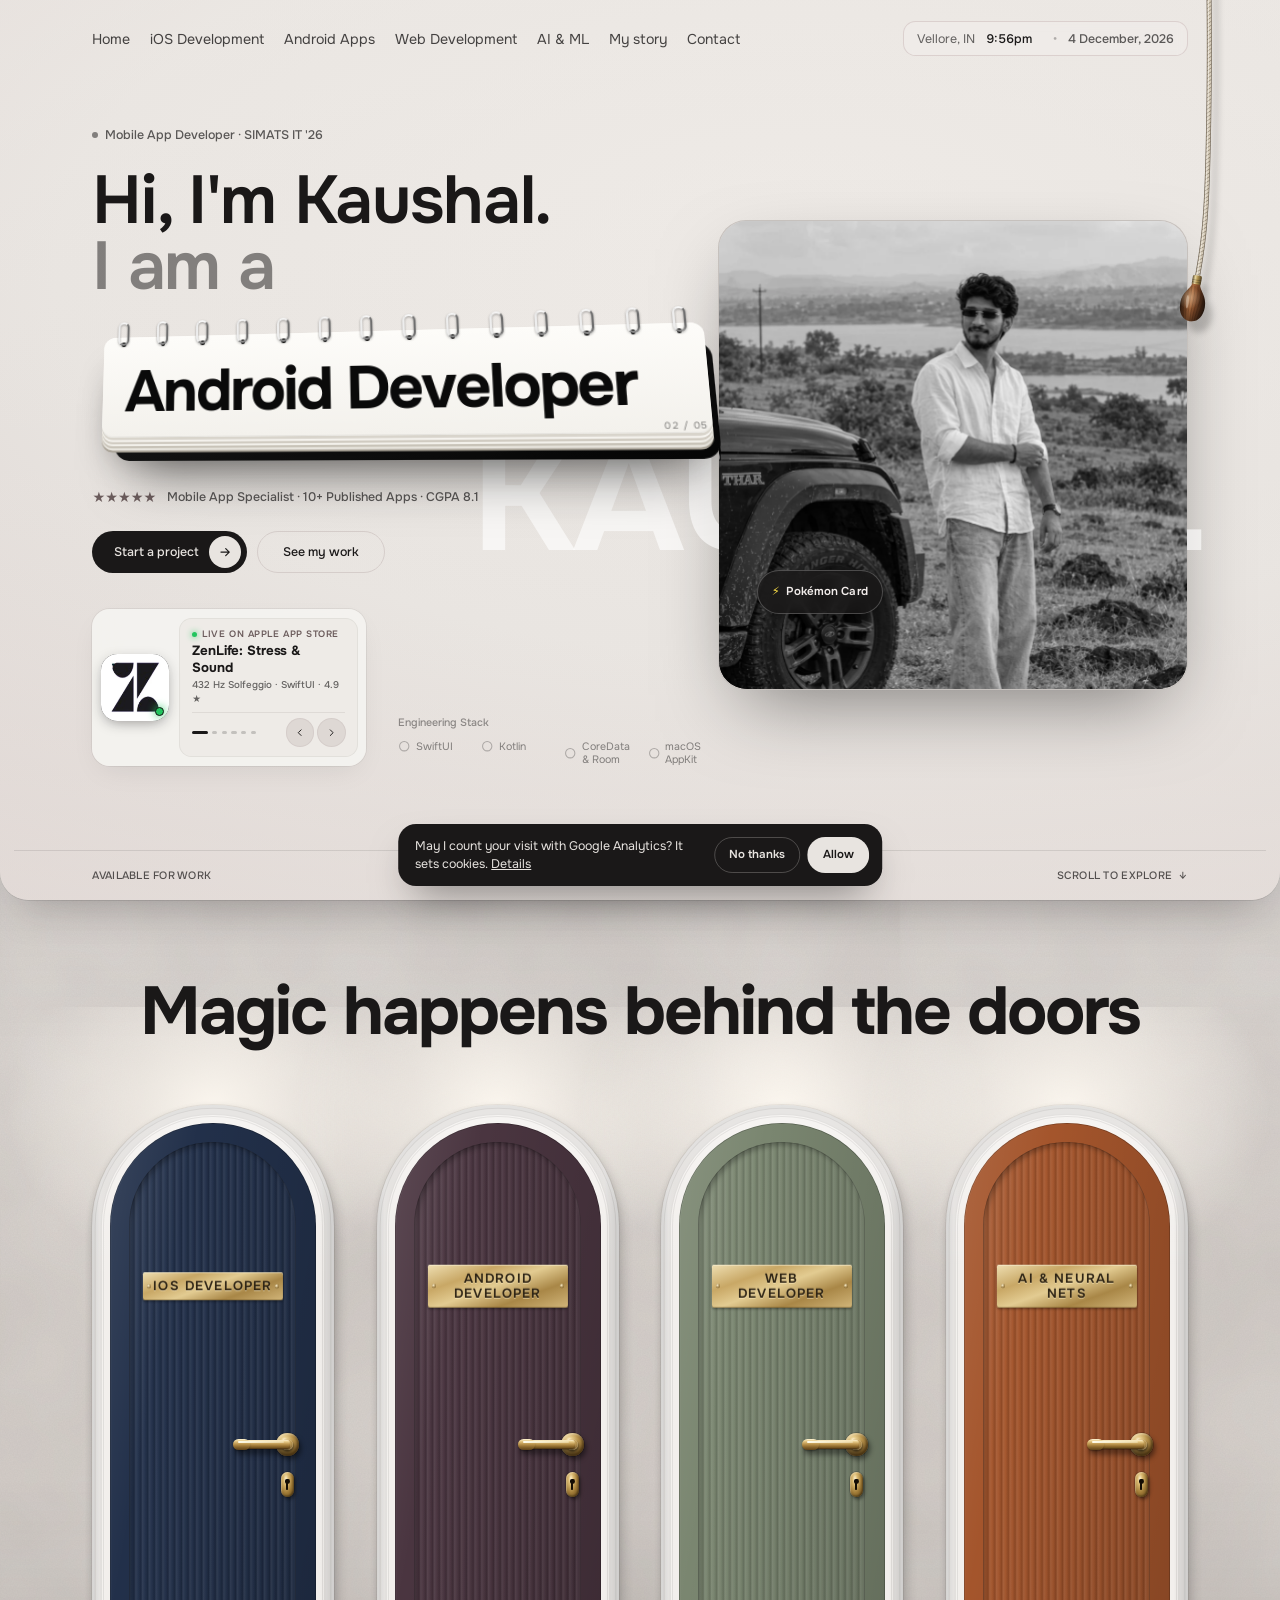
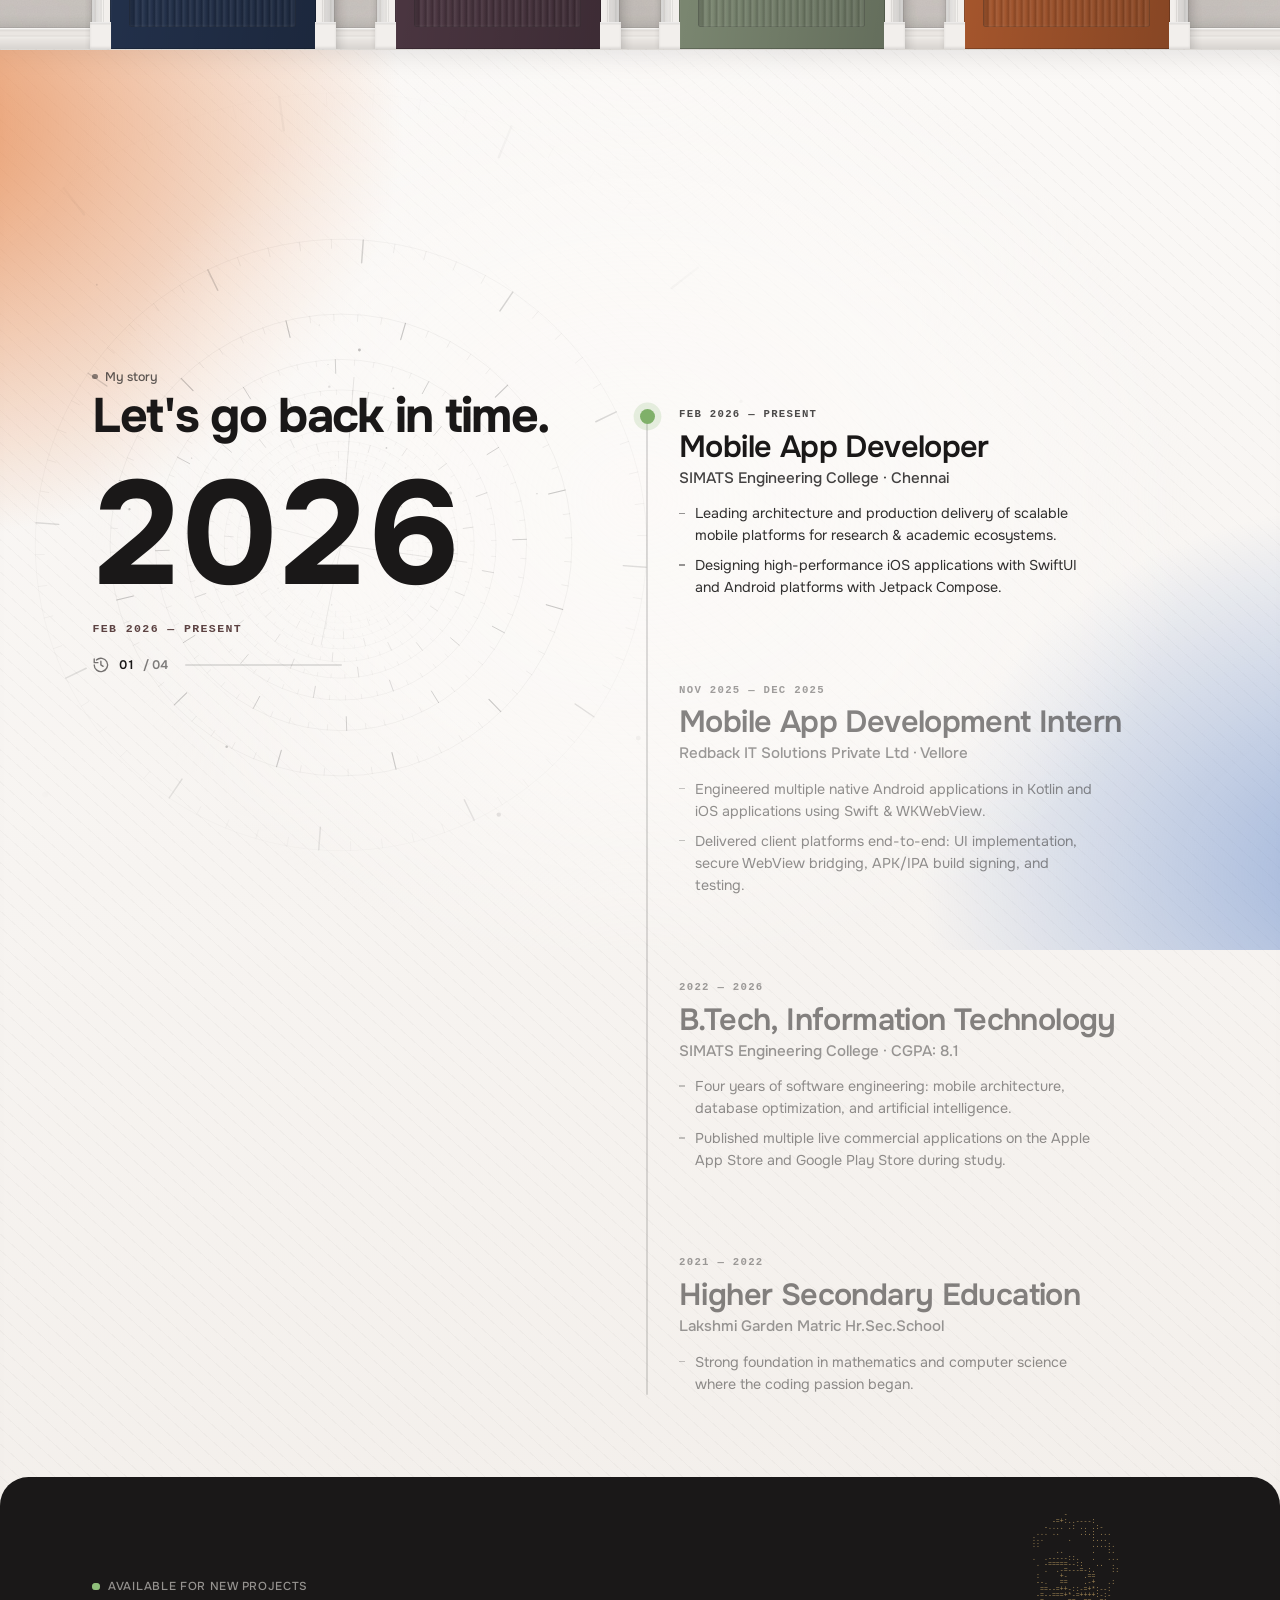
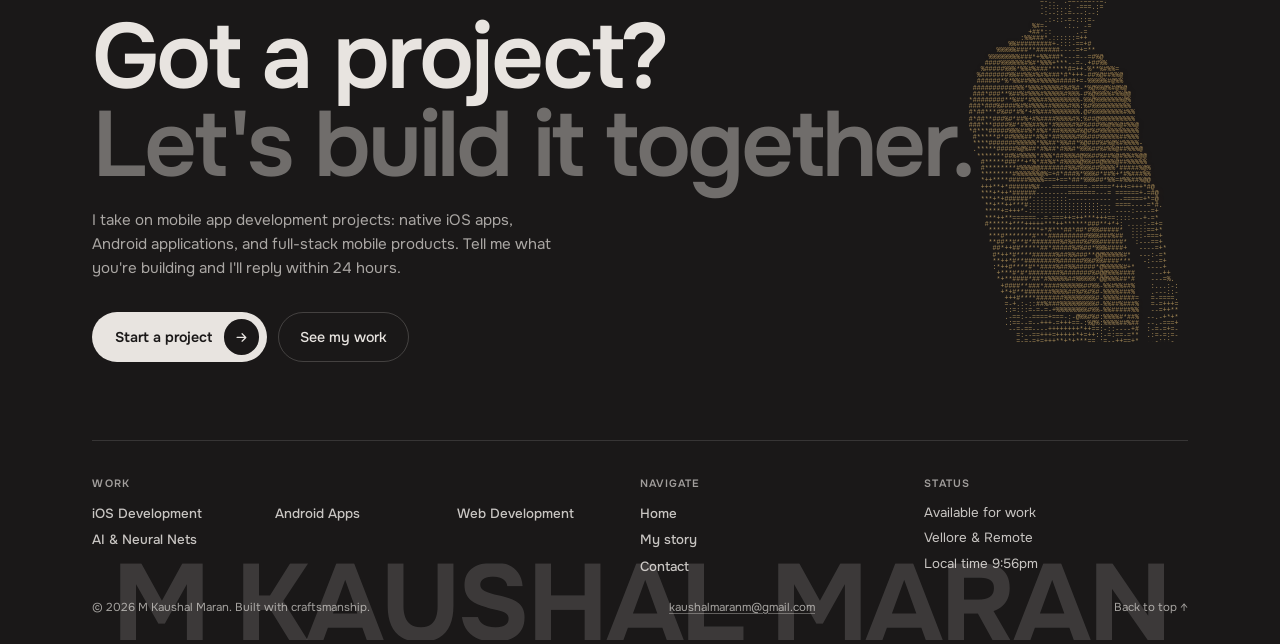
<file: index.html>
<!DOCTYPE html>
<html lang="en">
<head>
<meta charset="UTF-8" />
<meta name="viewport" content="width=device-width, initial-scale=1.0" />
<title>Kaushal's Portfolio</title>

<!-- Fonts & Preload -->
<link rel="preload" href="fonts/onest-latin.woff2" as="font" type="font/woff2" crossorigin>

<meta name="description" content="Portfolio of M Kaushal Maran — Mobile App Developer building native iOS (Swift, SwiftUI) and Android (Kotlin) applications. Creator of ZenLife, Viana 360, Viana Buy, and more." />
<meta name="theme-color" content="#1A1818" />
<meta property="og:title" content="Kaushal's Portfolio">
<meta property="og:description" content="Crafting scalable, high-performance iOS, Android, and modern Web applications with dynamic architectures.">
<meta property="og:type" content="website">
<meta property="og:url" content="https://kaushalboii.github.io/Kaushal-s-Portfolio/">
<meta property="og:image" content="assets/kaushal-opt.png">
<meta name="twitter:card" content="summary_large_image">
<meta name="twitter:title" content="Kaushal's Portfolio">
<meta name="twitter:description" content="Crafting scalable, high-performance iOS, Android, and modern Web applications.">
<meta name="twitter:image" content="assets/kaushal-opt.png">

<!-- Favicons & App Icons -->
<link rel="icon" type="image/svg+xml" href="favicon.svg">
<link rel="icon" type="image/png" sizes="32x32" href="favicon-32x32.png">
<link rel="icon" type="image/png" sizes="16x16" href="favicon-16x16.png">
<link rel="icon" type="image/png" sizes="192x192" href="icon-192.png">
<link rel="apple-touch-icon" sizes="180x180" href="apple-touch-icon.png">
<link rel="shortcut icon" href="favicon.ico">
<link rel="stylesheet" href="css/style.css?v=3.8">
</head>

<body>

<!-- ============ Skip link ============ -->
<a class="skip" href="#main">Skip to content</a>

<!-- ============ Stacking Loader ============ -->
<div class="loader" id="loader" aria-hidden="true">
  <div class="ld__bg"></div>
  <div class="ld__stack">
    <div class="ld__pill" style="--k:0;--c:#1F1C1C;--t:#E8E4E0;--dir:1"><span>M Kaushal Maran</span></div>
    <div class="ld__pill" style="--k:1;--c:#22304a;--t:#E8E4E0;--dir:-1"><span>iOS development</span></div>
    <div class="ld__pill" style="--k:2;--c:#4a3540;--t:#E8E4E0;--dir:1"><span>Android native</span></div>
    <div class="ld__pill" style="--k:3;--c:#7a8670;--t:#F3EEEC;--dir:-1"><span>Web development</span></div>
    <div class="ld__pill" style="--k:4;--c:#a4552c;--t:#F3EEEC;--dir:1"><span>AI &amp; Neural models</span></div>
    <div class="ld__pill" style="--k:5;--c:#C4B0B0;--t:#1A1818;--dir:-1"><span>Creative motion</span></div>
  </div>
  <div class="ld__hud">
    <div class="ld__top"><span><b>M Kaushal Maran</b> · Portfolio</span><span>iOS · Android · Web Dev · AI</span></div>
    <div class="ld__bot">
      <p class="ld__num"><small>Opening up the work</small><span id="ldCount">000</span></p>
      <div class="ld__bar"><i></i></div>
    </div>
  </div>
</div>

<script>
(function() {
  var ld = document.getElementById('loader');
  var count = document.getElementById('ldCount');
  if (!ld) return;
  var pills = ld.querySelectorAll('.ld__pill');
  var startTime = null;
  var isBot = /Lighthouse|HeadlessChrome|PageSpeed|insights/i.test(navigator.userAgent);
  var prefersReduced = window.matchMedia && window.matchMedia('(prefers-reduced-motion: reduce)').matches;
  var duration = (isBot || prefersReduced) ? 0 : 450;
  var finished = false;

  function endLoader() {
    if (finished) return;
    finished = true;
    ld.classList.add('out');
    document.body.classList.add('ready');
    window.__introReady = true;
    window.dispatchEvent(new CustomEvent('intro:ready'));
    setTimeout(function() {
      try { ld.remove(); } catch(e){}
    }, isBot ? 0 : 600);
  }

  if (isBot || prefersReduced) {
    endLoader();
    return;
  }

  function loop(now) {
    if (!startTime) startTime = now;
    var elapsed = now - startTime;
    var p = Math.min(1, elapsed / duration);
    var val = Math.floor(p * 100);
    if (count) count.textContent = String(val).padStart(3, '0');
    ld.style.setProperty('--p', p.toFixed(3));
    pills.forEach(function(pill, idx) {
      if (p >= (idx + 0.3) / (pills.length + 0.5)) {
        pill.classList.add('on');
      }
    });
    if (p < 1) {
      requestAnimationFrame(loop);
    } else {
      setTimeout(endLoader, 100);
    }
  }

  requestAnimationFrame(loop);
  setTimeout(endLoader, 1500);
})();
</script>

<!-- ============ Header ============ -->
<header class="hdr rv">
  <div class="shell hdr__in">
    <nav aria-label="Primary">
      <ul class="nav">
        <li><button data-go="home" aria-current="page"><span data-h="y 0 -2|o .8 1" data-hs="320 22" data-ht="button">Home</span></button></li>
        <li><button data-door="0"><span data-h="y 0 -2|o .8 1" data-hs="320 22" data-ht="button">iOS Development</span></button></li>
        <li><button data-door="1"><span data-h="y 0 -2|o .8 1" data-hs="320 22" data-ht="button">Android Apps</span></button></li>
        <li><button data-door="2"><span data-h="y 0 -2|o .8 1" data-hs="320 22" data-ht="button">Web Development</span></button></li>
        <li><button data-door="3"><span data-h="y 0 -2|o .8 1" data-hs="320 22" data-ht="button">AI &amp; ML</span></button></li>
        <li><button data-go="about"><span data-h="y 0 -2|o .8 1" data-hs="320 22" data-ht="button">My story</span></button></li>
        <li><button data-contact><span data-h="y 0 -2|o .8 1" data-hs="320 22" data-ht="button">Contact</span></button></li>
      </ul>
    </nav>
    <div class="hdr__right">
      <div class="chip clock" aria-label="Local time in Vellore">
        <span class="clock__lbl">Vellore, IN</span>
        <span class="clock__time tnum" data-time>--:--</span>
        <span class="clock__sep" aria-hidden="true">•</span>
        <span class="clock__date" data-date>-- ---</span><span class="clock__ds" data-dshort>-- ---</span>
      </div>
      <button class="chip menu-btn" id="menuBtn" style="min-height:44px;min-width:44px" aria-haspopup="dialog" aria-controls="navm" aria-label="Menu">
        <span data-h="s 1 1.05" data-hs="320 18" data-ht=".menu-btn"><svg aria-hidden="true" focusable="false" viewBox="0 0 24 24" fill="none" stroke="currentColor" stroke-width="2" stroke-linecap="round"><path d="M4 6h16M4 12h16M4 18h16"/></svg><span class="word">Menu</span></span>
      </button>
    </div>
  </div>
</header>

<!-- ============ Pull cord: light / dark switch ============ -->
<div class="cord" id="cord">
  <canvas class="cord__cv" aria-hidden="true"></canvas>
  <button class="cord__hit" id="cordHit" role="switch" aria-checked="false" aria-label="Dark mode (pull the cord)"></button>
</div>

<main id="main">
  <!-- ============ Hero ============ -->
  <section id="home" class="hero" aria-label="Introduction">
    <div class="hero__vig" aria-hidden="true"></div>

    <div class="hero__stage" id="heroStage">
      <div class="fig" id="fig">
        <span class="fig__wm" aria-hidden="true">KAUSHAL</span>
        <img id="figBase" src="assets/kaushal-bw.webp" alt="M Kaushal Maran" width="1024" height="1024" decoding="async" fetchpriority="high" aria-hidden="true">
        <canvas id="figCanvas" aria-hidden="true"></canvas>
        <button class="fig__card" id="holoOpen" aria-haspopup="dialog" aria-controls="holo"><span style="color:#fde047">⚡</span> Pokémon Card</button>
      </div>
    </div>

    <div class="shell hero__content">
      <div class="hero__left">
        <p class="eyebrow rv" style="--d:200ms">Mobile App Developer · SIMATS IT '26</p>
        <h1 class="h1">
          <span class="sr-only">Hi, I'm Kaushal. I am an iOS developer, Android developer, Web developer and systems engineer.</span>
          <span aria-hidden="true">
            <span class="line"><span style="--d:250ms">Hi, I'm Kaushal.</span></span>
            <span class="line"><span class="soft" style="--d:370ms">I am a</span></span>
            <span class="cal-line">
              <span class="cal rv" id="cal" style="--d:520ms">
                <span class="cal__body">
                  <span class="cal__stand"></span>
                  <span class="cal__stack">
                    <span class="cal__back"><span class="cal__holes"><i></i><i></i><i></i><i></i><i></i><i></i></span></span>
                    <span class="cal__page" data-under><span class="cal__holes"><i></i><i></i><i></i><i></i><i></i><i></i></span><span class="cal__word">AI &amp; ML Engineer</span><span class="cal__no">02 / 07</span><span class="cal__shade"></span></span>
                    <span class="cal__leaf">
                      <span class="cal__face"><span class="cal__holes"><i></i><i></i><i></i><i></i><i></i><i></i></span><span class="cal__word">Web Developer</span><span class="cal__no">01 / 07</span><span class="cal__shade"></span></span>
                      <span class="cal__rear"><span class="cal__holes"></span></span>
                    </span>
                  </span>
                  <span class="cal__rings"><i></i><i></i><i></i><i></i><i></i><i></i></span>
                </span>
                <span class="cal__measure"></span>
              </span>
            </span>
          </span>
        </h1>

        <div class="rating rv" style="--d:650ms">
          <div class="stars">★★★★★</div>
          <p>Mobile App Specialist · 10+ Published Apps · CGPA 8.1</p>
        </div>

        <div class="ctas rv" style="--d:750ms">
          <button class="pill pill--dark pill--arrow" data-contact>
            <span class="pill__in" data-h="s 1 1.04" data-hs="320 18" data-ht=".pill">Start a project
              <span class="pill__badge"><svg aria-hidden="true" focusable="false" viewBox="0 0 24 24" fill="none" stroke="currentColor" stroke-width="2" stroke-linecap="round" stroke-linejoin="round" data-h="x 0 3" data-hs="320 18" data-ht=".pill"><path d="M5 12h14M13 6l6 6-6 6"/></svg></span>
            </span>
          </button>
          <button class="pill pill--outline" data-go="works">
            <span class="pill__in" data-h="s 1 1.04" data-hs="320 18" data-ht=".pill">See my work</span>
          </button>
        </div>
      </div>

      <div class="hero__right">
        <!-- Interactive Hero Card -->
        <div class="hcard rv" id="hcard" role="button" tabindex="0" aria-label="Open project showcase" style="--d:850ms">
          <div class="hcard__row">
            <div class="hcard__tile" aria-hidden="true">
              <img id="hcardIcon" src="assets/apps/zenlife-icon.webp" alt="ZenLife App Icon" width="152" height="152" class="hcard__tile-img">
              <span class="hcard__tile-badge" title="Live on Store"></span>
            </div>
            <div class="hcard__panel">
              <div class="slot">
                <div class="slide active" data-i="0" data-door="0">
                  <p class="slide__cap">Live on Apple App Store</p>
                  <p class="slide__ttl">ZenLife: Stress &amp; Sound</p>
                  <p class="slide__sub">432 Hz Solfeggio · SwiftUI · 4.9 ★</p>
                </div>
                <div class="slide" data-i="1" data-door="0" style="opacity:0;transform:translateY(12px)">
                  <p class="slide__cap">Live on Apple App Store</p>
                  <p class="slide__ttl">Viana 360: IoT Telemetry</p>
                  <p class="slide__sub">Swift · Combine · Real-Time Radar</p>
                </div>
                <div class="slide" data-i="2" data-door="0" style="opacity:0;transform:translateY(12px)">
                  <p class="slide__cap">Live on Apple App Store</p>
                  <p class="slide__ttl">Viana Buy: Quick Commerce</p>
                  <p class="slide__sub">SwiftUI · Essentials · Express Cart</p>
                </div>
                <div class="slide" data-i="3" data-door="1" style="opacity:0;transform:translateY(12px)">
                  <p class="slide__cap">Live on Google Play Store</p>
                  <p class="slide__ttl">Vellore Ads Platform</p>
                  <p class="slide__sub">Kotlin · Compose · Regional Listings</p>
                </div>
                <div class="slide" data-i="4" data-door="2" style="opacity:0;transform:translateY(12px)">
                  <p class="slide__cap">Live Real-Time Web Platform</p>
                  <p class="slide__ttl">CodeShift: Code Editor</p>
                  <p class="slide__sub">Monaco Engine · Encrypted Sync · Free</p>
                </div>
                <div class="slide" data-i="5" data-door="0" style="opacity:0;transform:translateY(12px)">
                  <p class="slide__cap">Free macOS Open Source</p>
                  <p class="slide__ttl">CleanYourMacKeyboard</p>
                  <p class="slide__sub">Swift · Menu Bar Utility · GitHub</p>
                </div>
              </div>
              <div class="hcard__ctrl">
                <div class="dots"><i class="on"></i><i></i><i></i><i></i><i></i><i></i></div>
                <div class="arrows">
                  <button class="rnd rnd--prev" id="hcardPrev" aria-label="Previous app" type="button"><svg viewBox="0 0 24 24" fill="none" stroke="currentColor" stroke-width="2" stroke-linecap="round"><path d="M9 18l6-6-6-6"/></svg></button>
                  <button class="rnd rnd--next" id="hcardNext" aria-label="Next app" type="button"><svg viewBox="0 0 24 24" fill="none" stroke="currentColor" stroke-width="2" stroke-linecap="round"><path d="M9 18l6-6-6-6"/></svg></button>
                </div>
              </div>
            </div>
          </div>
        </div>

        <!-- Tech Stack Chips -->
        <div class="partners rv" style="--d:950ms">
          <p class="partners__lbl">Engineering Stack</p>
          <ul>
            <li><span><svg viewBox="0 0 24 24" fill="none" stroke="currentColor" stroke-width="2"><circle cx="12" cy="12" r="9"/></svg>SwiftUI</span></li>
            <li><span><svg viewBox="0 0 24 24" fill="none" stroke="currentColor" stroke-width="2"><circle cx="12" cy="12" r="9"/></svg>Kotlin</span></li>
            <li><span><svg viewBox="0 0 24 24" fill="none" stroke="currentColor" stroke-width="2"><circle cx="12" cy="12" r="9"/></svg>CoreData &amp; Room</span></li>
            <li><span><svg viewBox="0 0 24 24" fill="none" stroke="currentColor" stroke-width="2"><circle cx="12" cy="12" r="9"/></svg>macOS AppKit</span></li>
          </ul>
        </div>
      </div>
    </div>

    <div class="shell hero__bar rv">
      <span>Available for work</span>
      <span class="mid">Remote-first, worldwide · SIMATS IT '26</span>
      <span class="scroll">Scroll to explore <i aria-hidden="true">↓</i></span>
    </div>
  </section>

  <!-- ============ Doors ============ -->
  <section id="works" class="doors" aria-labelledby="doorsTitle">
    <div class="doors__tex" aria-hidden="true"></div>
    <div class="doors__pin">
    <div class="shell doors__wall">
      <h2 class="sr-only" id="doorsTitle">My work, one door per skill</h2>
      <p class="paint" aria-hidden="true">Magic happens <br class="mbr">behind the doors</p>
      <p class="doors__hint" aria-hidden="true">Swipe along the wall</p>
      <div class="dinfo" id="dinfo" aria-live="polite"><h3 class="dinfo__h"></h3><p class="dinfo__t"></p><ul class="dinfo__p"></ul></div>
      <p class="doors__dots" aria-hidden="true"><i class="on"></i><i></i><i></i><i></i></p>
      <ul class="doors__row">
        <!-- Door 0: iOS -->
        <li class="unit" style="--i:0;--door:#22304a;--door-dk:#1c2840">
          <button class="doorway" data-door="0" aria-label="Open the iOS Developer door">
            <span class="casing"></span>
            <span class="opening">
              <span class="room"></span>
              <span class="spill"></span>
              <span class="door">
                <span class="door__flute"></span>
                <span class="plate">iOS Developer</span>
                <span class="handle"><span class="handle__lever"></span><span class="handle__lock"></span></span>
                <span class="door__shade"></span>
                <span class="leak"></span>
              </span>
              <span class="sill"></span>
            </span>
            <span class="pool"></span>
          </button>
        </li>
        <!-- Door 1: Android -->
        <li class="unit" style="--i:1;--door:#4a3540;--door-dk:#3f2d37">
          <button class="doorway" data-door="1" aria-label="Open the Android Developer door">
            <span class="casing"></span>
            <span class="opening">
              <span class="room"></span>
              <span class="spill"></span>
              <span class="door">
                <span class="door__flute"></span>
                <span class="plate">Android Developer</span>
                <span class="handle"><span class="handle__lever"></span><span class="handle__lock"></span></span>
                <span class="door__shade"></span>
                <span class="leak"></span>
              </span>
              <span class="sill"></span>
            </span>
            <span class="pool"></span>
          </button>
        </li>
        <!-- Door 2: Web Development -->
        <li class="unit" style="--i:2;--door:#7a8670;--door-dk:#66705d">
          <button class="doorway" data-door="2" aria-label="Open the Web Developer door">
            <span class="casing"></span>
            <span class="opening">
              <span class="room"></span>
              <span class="spill"></span>
              <span class="door">
                <span class="door__flute"></span>
                <span class="plate">Web Developer</span>
                <span class="handle"><span class="handle__lever"></span><span class="handle__lock"></span></span>
                <span class="door__shade"></span>
                <span class="leak"></span>
              </span>
              <span class="sill"></span>
            </span>
            <span class="pool"></span>
          </button>
        </li>
        <!-- Door 3: AI & ML -->
        <li class="unit" style="--i:3;--door:#a4552c;--door-dk:#8c4826">
          <button class="doorway" data-door="3" aria-label="Open the AI &amp; ML Engineer door">
            <span class="casing"></span>
            <span class="opening">
              <span class="room"></span>
              <span class="spill"></span>
              <span class="door">
                <span class="door__flute"></span>
                <span class="plate">AI &amp; Neural Nets</span>
                <span class="handle"><span class="handle__lever"></span><span class="handle__lock"></span></span>
                <span class="door__shade"></span>
                <span class="leak"></span>
              </span>
              <span class="sill"></span>
            </span>
            <span class="pool"></span>
          </button>
        </li>
      </ul>
    </div>
    <div class="doors__floor" aria-hidden="true"></div>
    </div>
  </section>

  <!-- ============ About / Story ============ -->
  <section id="about" class="story" aria-labelledby="storyTitle" style="--n:4">
    <div class="story__amb" aria-hidden="true"><i></i><i></i><i></i><i></i></div>
    <div class="story__track">
      <div class="story__pin">
        <div class="shell story__stage">
          <div class="story__clock">
            <canvas class="story__bg" aria-hidden="true"></canvas>
            <p class="eyebrow">My story</p>
            <h2 class="story__h" id="storyTitle">Let's go back in time.</h2>
            <div class="story__yr" aria-hidden="true"><span class="dg"><span class="dg__c" style="--d:2"><i>0</i><i>1</i><i>2</i><i>3</i><i>4</i><i>5</i><i>6</i><i>7</i><i>8</i><i>9</i></span></span><span class="dg"><span class="dg__c" style="--d:0"><i>0</i><i>1</i><i>2</i><i>3</i><i>4</i><i>5</i><i>6</i><i>7</i><i>8</i><i>9</i></span></span><span class="dg"><span class="dg__c" style="--d:2"><i>0</i><i>1</i><i>2</i><i>3</i><i>4</i><i>5</i><i>6</i><i>7</i><i>8</i><i>9</i></span></span><span class="dg"><span class="dg__c" style="--d:6"><i>0</i><i>1</i><i>2</i><i>3</i><i>4</i><i>5</i><i>6</i><i>7</i><i>8</i><i>9</i></span></span></div>
            <p class="story__when" aria-hidden="true">Feb 2026 — Present</p>
            <div class="story__meter" aria-hidden="true">
              <svg aria-hidden="true" focusable="false" class="story__rw" viewBox="0 0 24 24" fill="none" stroke="currentColor" stroke-width="1.8" stroke-linecap="round" stroke-linejoin="round"><path d="M3 12a9 9 0 1 0 3-6.7"/><path d="M3 4v5h5"/><path d="M12 7v5l3 2"/></svg>
              <span class="story__count">01</span><span class="story__of">/ 04</span>
              <i class="story__bar"><b></b></i>
            </div>
          </div>
          <div class="story__line">
            <span class="story__rail" aria-hidden="true"></span><span class="story__ttrack" aria-hidden="true"><span class="story__tail"></span></span><span class="story__dtrack" aria-hidden="true"><span class="story__dot"></span></span>
            <ol class="story__list">
              <li class="ch ch--now" data-y="2026" data-when="Feb 2026 — Present">
                <p class="ch__date">Feb 2026 — Present</p>
                <h3 class="ch__t">Mobile App Developer</h3>
                <p class="ch__org">SIMATS Engineering College · Chennai</p>
                <ul class="ch__b">
                  <li>Leading architecture and production delivery of scalable mobile platforms for research &amp; academic ecosystems.</li>
                  <li>Designing high-performance iOS applications with SwiftUI and Android platforms with Jetpack Compose.</li>
                </ul>
              </li>
              <li class="ch" data-y="2025" data-when="Nov 2025 — Dec 2025">
                <p class="ch__date">Nov 2025 — Dec 2025</p>
                <h3 class="ch__t">Mobile App Development Intern</h3>
                <p class="ch__org">Redback IT Solutions Private Ltd · Vellore</p>
                <ul class="ch__b">
                  <li>Engineered multiple native Android applications in Kotlin and iOS applications using Swift &amp; WKWebView.</li>
                  <li>Delivered client platforms end-to-end: UI implementation, secure WebView bridging, APK/IPA build signing, and testing.</li>
                </ul>
              </li>
              <li class="ch" data-y="2022" data-when="2022 — 2026 (Graduating)">
                <p class="ch__date">2022 — 2026</p>
                <h3 class="ch__t">B.Tech, Information Technology</h3>
                <p class="ch__org">SIMATS Engineering College · CGPA: 8.1</p>
                <ul class="ch__b">
                  <li>Four years of software engineering: mobile architecture, database optimization, and artificial intelligence.</li>
                  <li>Published multiple live commercial applications on the Apple App Store and Google Play Store during study.</li>
                </ul>
              </li>
              <li class="ch" data-y="2021" data-when="2021 — 2022">
                <p class="ch__date">2021 — 2022</p>
                <h3 class="ch__t">Higher Secondary Education</h3>
                <p class="ch__org">Lakshmi Garden Matric Hr.Sec.School</p>
                <ul class="ch__b">
                  <li>Strong foundation in mathematics and computer science where the coding passion began.</li>
                </ul>
              </li>
            </ol>
          </div>
        </div>
      </div>
    </div>
  </section>
</main>

<!-- ============ Statement Footer ============ -->
<div class="sfw">
<footer class="sf" id="contact-footer" aria-labelledby="sfTitle">
  <!-- Kaushal ASCII Code Portrait Background -->
  <div class="sf__ascii-bg" aria-hidden="true">
    <pre class="sf__ascii">
                            -                               
                         -=+:..----:                        
                       -.... .: .. .:-                      
                     ... ..     .:.: ...                    
                    :..      .     :...                     
                    ::             ....:.                   
                          ..       .   :.                   
                    .  .-----::.   .   ...                  
                     . -=====--::   ..  .                   
                       .  .-=---=-:.    ::                  
                     :     +-    .==                        
                     --.   ==    .-+   .:                   
                      ==--=++-::-=+*:--:                    
                     -=--===+*-=++++:-:-                    
                      =-..  .==--==--=:                     
                      :-:::..: -===.:=                      
                      -:--::-=---:--:                       
                       .:-::-=-:::=-                        
                    %#=-    .:.. -=                         
                   +##*::      .-=                          
                 :%%###*.::::::=++                          
              %%#########+-:::-==+#                         
           %%%%%###**######----=+=**                        
         %%%%%%%%###*+%%###*---=--=#%@                      
        ####%%%%%%#%#*%%%+***--=-.+##%%                     
       %#####%%%*%%#%###*****#=++-%**%#%%=                  
      %#######%%##%%#%#%###*#*+++-##%@##%%@                 
      ######*%*%%##%%#%%%%#####+=-%%%%%#@%%                 
     ###########%%*%%%#%%%%#%#%#-*%@%%@%#@%@                
     ###*###**%##%#%%%#%%%%%#%%%-#%@%%%%#%%@@               
    *########**%##*#%%##%%%%%%%%-%%@%%%%%%%@%               
    ###*###%####%#%#%%%##%%%%#%%:%#%%%%%%%%%%               
    #*##***#%##*#%*+#%###%%%%%%%.@#%%%%%%%%#%%              
    #*##**###%#*##%+#%####%%%%#%:%##@%%%%%%%%%              
    ###***####%#*#%%##%#*#%%%%#%#%###%%@%%@#%%@             
    *#***#####%%%##%*#%#*##%%%%#%@#%#%%%%%%%%%%             
     #*****#*##%%%##*#%#*##%%%%#%%###%%%%%##%%%             
     ****#######%%%%%*%%##*%%##*%@###%#%@%#%%%%-            
     .*****#####%@%##*#%##*#%%#*%%%##%#%%@##%%%@            
      *******##%#%%%%*#%%*##%%%#@%%##%##%@#%%#%@@           
       #*****###**+*%*##%#*#%%%%@%%##@%%%@##%%%%%           
       #********#%%%@@#######%%#%%%##%%%%*#####%@%          
       ********#%%%%%%@%=+#*###%*%%%#*##%+*#%###%%          
       *++****#####%%%%===+==*##*%%%##*%%=#%%##%@@          
       +++**+*######%#---=========-=====*+++=+++*#@         
       ***+*++*######--------=======---= ======+-=#@        
       ***+*+######*:::::::::----------- --=====+*=@        
        **+**++***#::::::::::::::::::--- ====----=*#.       
        ****+=+++*-::::::::::::::::::::: ----:----=+        
        ***++**======--=-===++=++***+++==::::---+-=*        
        #*****+***+++++***++******###**+*+: ....:-=+=       
         *************+*#***##*##*#%%#####*  ::::==+*       
         ***#*******#***##########%%%###%##  :::-===+       
         **##**#**#*#######%#%###%#%%######*  :---==+       
          ##*++##*****##*#####%#%##*%%%####+   ----=+*      
          #*++*#****######%##%%###**@@%%%%%#*  ---:-=*      
          **++*#**########%######%%#%%####***   -:--=+      
          :*++#****#**####%##%%#####*@%%%%%#+*   ----+      
           +***#*#*########%#######%#@@%%%####    ---++     
           *+**####*##*#%%%%%##%%%%%*@@%%%##*#    ---=%.    
            +####**###*####%%%%%%##%%-%%#%%##%    :...:-:   
            +*+#**#######%%%%##%#%#%#-%%%%###%    .---::-   
             +++#****#######%%%%%%%%#-%%%%####=   =-====.   
             =-+.:-::##%###%%%%%%%%%#-%%##%###%   =-=+++=   
             ::=:::=-=-=-+%%%%%%%%#%%-%%#####%%   --=++**   
             .-==:--====+===-:-@%%#%#:%%%%#*##%  --.-+*+*   
             .:==--=--+++-=+++==-:%@%:%%%%##%##  --.-===+   
              --=-==----++++++++*++==:-::----+#  :-=-=+=-   
                =:--==+++=+++++*+=++::-=:==-=**  .:=-=:=-   
                =-=-=+=+++**+*+***==.:=--++==+*  ..-:::-
    </pre>
  </div>
  <div class="sf__in">
    <p class="sf__eye"><i></i>Available for new projects</p>
    <h2 class="sf__h" id="sfTitle">Got a project?<span>Let's build it together.</span></h2>
    <p class="sf__p">I take on mobile app development projects: native iOS apps, Android applications, and full-stack mobile products. Tell me what you're building and I'll reply within 24 hours.</p>
    <div class="sf__cta">
      <button class="sf__btn" data-contact>Start a project <b><svg viewBox="0 0 24 24" fill="none" stroke="currentColor" stroke-width="2" stroke-linecap="round" stroke-linejoin="round" aria-hidden="true"><path d="M5 12h14M13 6l6 6-6 6"/></svg></b></button>
      <button class="sf__ghost" data-go="works">See my work</button>
    </div>
    <div class="sf__cols">
      <div><h3>Work</h3><ul class="work"><li><a href="#works" data-door="0">iOS Development</a></li><li><a href="#works" data-door="1">Android Apps</a></li><li><a href="#works" data-door="2">Web Development</a></li><li><a href="#works" data-door="3">AI &amp; Neural Nets</a></li></ul></div>
      <div><h3>Navigate</h3><ul><li><a href="#home" data-go="home">Home</a></li><li><a href="#about" data-go="about">My story</a></li><li><button data-contact>Contact</button></li></ul></div>
      <div><h3>Status</h3><ul><li class="st">Available for work</li><li class="st">Vellore &amp; Remote</li><li class="st">Local time <span data-ftime>—</span></li></ul></div>
    </div>
    <div class="sf__bot"><span>© <span data-fyear>2026</span> M Kaushal Maran. Built with craftsmanship.</span><span class="sf__legal"><a href="mailto:kaushalmaranm@gmail.com">kaushalmaranm@gmail.com</a></span><button data-go="home">Back to top ↑</button></div>
  </div>
  <p class="sf__word" aria-hidden="true"><span class="full">M KAUSHAL MARAN</span><span class="short">KAUSHAL</span></p>
</footer>
</div>

<!-- ============ Floating Back to Top Button ============ -->
<button class="totop" data-go="home" aria-label="Back to top"><svg class="ring" viewBox="0 0 52 52" aria-hidden="true"><circle cx="26" cy="26" r="24"/></svg><svg class="ar" viewBox="0 0 24 24" fill="none" stroke="currentColor" stroke-width="2" stroke-linecap="round" stroke-linejoin="round" aria-hidden="true"><path d="M12 19V5M6 11l6-6 6 6"/></svg><span class="lbl">Back to top</span></button>

<!-- ============ Door cursor + walk-through veil ============ -->
<div class="door-cursor" id="doorCursor" aria-hidden="true">Click to enter</div>
<div class="veil" id="veil" aria-hidden="true" hidden></div>
<div class="shade" id="shade" aria-hidden="true" hidden></div>
<div class="passage" id="passage" aria-hidden="true" hidden></div>

<!-- ============ Skill Exhibition Room (Opens Through Doors) ============ -->
<div class="roomv" id="roomv" role="dialog" aria-modal="true" data-lenis-prevent hidden>
  <div class="roomv__glow" id="roomvGlow" aria-hidden="true"></div>
  <div class="wrap roomv__wrap">
    <div class="roomv__top">
      <button class="roomv__chip" id="roomvBack">← Back to the doors</button>
      <span class="roomv__door" id="roomvDoor">Door 01 · iOS Development</span>
    </div>
    <section class="roomv__intro">
      <h1 class="roomv__title" id="roomvTitle">iOS Native Ecosystem</h1>
      <p class="roomv__desc" id="roomvDesc">High-performance native iOS applications built with Swift, SwiftUI, Combine, and CoreData.</p>
      <span class="count roomv__count" id="roomvCount">04 Featured Projects</span>
    </section>
    <section class="stack roomv__stack" id="roomvStack" aria-label="Projects"></section>
    <div class="outro roomv__outro">
      <p>Interested in collaborating or exploring more source code?</p>
      <div style="display:flex;gap:12px;justify-content:center;flex-wrap:wrap">
        <a href="https://github.com/kaushalboii" target="_blank" rel="noopener" class="pill pill--dark"><span>Explore GitHub ↗</span></a>
        <button class="roomv__chip" id="roomvBackBottom">Back to the doors ↑</button>
      </div>
    </div>
  </div>
</div>

<!-- ============ Legendary Pokémon Card Modal ============ -->
<div class="holo" id="holo" role="dialog" aria-modal="true" aria-label="Kaushal's 24K Gold Ability Pokémon Card" hidden>
  <div class="holo__ld" id="holoLd" aria-hidden="true">
    <div class="cl" aria-hidden="true">
      <p class="cl__name">Kaushal Maran ★</p>
      <div class="cl__line"><i></i></div>
      <p class="cl__row"><span>Summoning Holo Card</span><b id="holoPct">0%</b></p>
    </div>
  </div>
  <div class="holo__lite" id="holoLite" hidden>
    <button class="hc" id="hc" aria-label="Flip Pokémon card">
      <i class="hc__aura"></i>
      <span class="hc__in">
        <!-- FRONT OF POKÉMON CARD (24K GOLD ABILITY CARD) -->
        <span class="hc__face hc__front pk-card pk-card--gold">
          <div class="pk-card__glare"></div>
          <div class="pk-card__holo"></div>
          <div class="pk-card__gold-texture" aria-hidden="true"></div>
          <div class="pk-card__sparkles" aria-hidden="true"></div>

          <div class="pk-card__border">
            <div class="pk-card__inner">
              <!-- Top Header: Stage, Name, HP, Type -->
              <div class="pk-card__header">
                <div class="pk-card__meta-left">
                  <div class="pk-card__stage-row">
                    <span class="pk-card__stage">STAGE 2</span>
                    <span class="pk-card__substage">Evolves from Code Specialist</span>
                    <span class="pk-card__psa">PSA 10 24K GOLD</span>
                  </div>
                  <h2 class="pk-card__name">KAUSHAL MARAN <span class="pk-card__vmax">24K GOLD VMAX</span></h2>
                </div>
                <div class="pk-card__hp-wrap">
                  <span class="pk-card__hp-label">HP</span>
                  <span class="pk-card__hp">9999</span>
                  <span class="pk-card__energy pk-card__energy--gold" title="24K Gold Master Type">👑</span>
                </div>
              </div>

              <!-- Illustration Window -->
              <div class="pk-card__art-frame">
                <div class="pk-card__art-bg"></div>
                <img src="assets/kaushal-opt.webp" alt="Kaushal Maran 24K Gold Ability Pokémon Card Art" class="pk-card__art-img" width="400" height="400" loading="eager">
                <div class="pk-card__art-fx" aria-hidden="true">
                  <i class="pk-fx-sparkle s1">✦</i>
                  <i class="pk-fx-sparkle s2">★</i>
                  <i class="pk-fx-sparkle s3">✦</i>
                </div>
                <div class="pk-card__edition-badge">24K SOLID GOLD ★★★</div>
                <div class="pk-card__rarity-badge">MASTER ARCHITECT</div>
              </div>

              <!-- Species Ribbon -->
              <div class="pk-card__ribbon">
                <span>NO. 001 · 24K GOLD ARCHITECT · 10+ LIVE STORE APPS · VELLORE &amp; CHENNAI</span>
              </div>

              <!-- Special Ability -->
              <div class="pk-card__ability">
                <div class="pk-card__ability-title">
                  <span class="pk-card__ability-badge">ABILITY</span>
                  <b class="pk-card__ability-name">Omni-UI Synthesis Engine</b>
                </div>
                <p class="pk-card__ability-desc">
                  Passive: Master orchestrator of SwiftUI, Jetpack Compose, Monaco Editor, and Interactive 3D WebGL. All deployed applications (ZenLife, Vellore Ads, CodeShift, India News Radar) run with zero frame drops at 120 FPS and 100% crash-free sessions.
                </p>
              </div>

              <!-- Verified Projects & Managed UI Systems (Ability Metrics) -->
              <div class="pk-card__skills-grid" aria-label="Projects and UI Systems Managed">
                <div class="pk-skill-bar">
                  <div class="pk-skill-bar__head">
                    <span class="pk-skill-bar__label">🍏 ZenLife &amp; iOS Suite</span>
                    <span class="pk-skill-bar__pct">99%</span>
                  </div>
                  <div class="pk-skill-bar__sub">SwiftUI · CoreData · 10+ Apps</div>
                  <div class="pk-skill-bar__track"><div class="pk-skill-bar__fill" style="width: 99%"></div></div>
                </div>
                <div class="pk-skill-bar">
                  <div class="pk-skill-bar__head">
                    <span class="pk-skill-bar__label">🤖 Vellore Ads &amp; Legal Vault</span>
                    <span class="pk-skill-bar__pct">98%</span>
                  </div>
                  <div class="pk-skill-bar__sub">Kotlin · Compose · Play Store</div>
                  <div class="pk-skill-bar__track"><div class="pk-skill-bar__fill" style="width: 98%"></div></div>
                </div>
                <div class="pk-skill-bar">
                  <div class="pk-skill-bar__head">
                    <span class="pk-skill-bar__label">🌐 CodeShift &amp; Web Apps</span>
                    <span class="pk-skill-bar__pct">99%</span>
                  </div>
                  <div class="pk-skill-bar__sub">Monaco Editor · Encrypted Sync · Radar</div>
                  <div class="pk-skill-bar__track"><div class="pk-skill-bar__fill" style="width: 99%"></div></div>
                </div>
                <div class="pk-skill-bar">
                  <div class="pk-skill-bar__head">
                    <span class="pk-skill-bar__label">🧠 DCGAN &amp; CV Labs</span>
                    <span class="pk-skill-bar__pct">96%</span>
                  </div>
                  <div class="pk-skill-bar__sub">PyTorch · 40+ Vision Pipelines</div>
                  <div class="pk-skill-bar__track"><div class="pk-skill-bar__fill" style="width: 96%"></div></div>
                </div>
              </div>

              <!-- Attacks -->
              <div class="pk-card__attacks">
                <!-- Attack 1: 9999+ DMG -->
                <div class="pk-attack">
                  <div class="pk-attack__cost">
                    <span class="pk-card__energy pk-card__energy--gold" title="Gold">👑</span>
                    <span class="pk-card__energy pk-card__energy--lightning" title="Lightning">⚡</span>
                    <span class="pk-card__energy pk-card__energy--metal" title="Metal">⚙️</span>
                    <span class="pk-card__energy pk-card__energy--metal" title="Metal">⚙️</span>
                  </div>
                  <div class="pk-attack__info">
                    <b class="pk-attack__name">Store Fleet Omni-Deploy</b>
                    <p class="pk-attack__desc">Synchronously deploys production updates to App Store &amp; Play Store (ZenLife &amp; Vellore Ads). Delivers offline-first caching &amp; sub-16ms latency.</p>
                  </div>
                  <span class="pk-attack__dmg">9999+</span>
                </div>

                <!-- Attack 2 (Ultimate God Move): ∞ DMG -->
                <div class="pk-attack pk-attack--ult">
                  <div class="pk-attack__cost">
                    <span class="pk-card__energy pk-card__energy--gold" title="Gold">👑</span>
                    <span class="pk-card__energy pk-card__energy--psychic" title="Psychic">🔮</span>
                    <span class="pk-card__energy pk-card__energy--lightning" title="Lightning">⚡</span>
                    <span class="pk-card__energy pk-card__energy--metal" title="Metal">⚙️</span>
                  </div>
                  <div class="pk-attack__info">
                    <b class="pk-attack__name">CodeShift &amp; Neural Overdrive</b>
                    <p class="pk-attack__desc">Fuses CodeShift's real-time encrypted Monaco collaboration with India News Radar &amp; PyTorch neural networks. Vaporizes latency and bugs into pure 24K gold.</p>
                  </div>
                  <span class="pk-attack__dmg pk-attack__dmg--inf">∞</span>
                </div>
              </div>

              <!-- 24K Gold Rule Box -->
              <div class="pk-card__rule-box">
                <b>24K GOLD ARCHITECT RULE:</b> Guarantees 100/100 Lighthouse performance, sub-50ms Time-to-Interactive, and seamless UI ergonomics across mobile, desktop, and embedded displays.
              </div>

              <!-- Bottom Stats -->
              <div class="pk-card__bottom-stats">
                <div class="pk-stat">
                  <span class="pk-stat__label">weakness</span>
                  <span class="pk-stat__val">☕ ×0 (Immune)</span>
                </div>
                <div class="pk-stat">
                  <span class="pk-stat__label">resistance</span>
                  <span class="pk-stat__val">🐛 -9999 · ⚡ 0ms</span>
                </div>
                <div class="pk-stat">
                  <span class="pk-stat__label">retreat</span>
                  <span class="pk-stat__val">0 (Instant)</span>
                </div>
              </div>

              <!-- Collector Footer -->
              <div class="pk-card__footer">
                <span>Illus. Kaushal Maran</span>
                <span>001/001 24K GOLD PROOF</span>
                <span>©2026 Kaushal TCG / Portfolio</span>
              </div>
            </div>
          </div>
        </span>

        <!-- BACK OF POKÉMON CARD (THE 24K GOLD POKÉBALL BACK) -->
        <span class="hc__face hc__back pk-card pk-card--back pk-card--gold-back">
          <div class="pk-card__glare"></div>
          <div class="pk-card__holo"></div>
          <div class="pk-card__gold-texture" aria-hidden="true"></div>

          <div class="pk-back__body">
            <!-- 24K Gold Metal Pokémon Card Frame -->
            <div class="pk-back__frame">
              <div class="pk-back__nebula"></div>

              <!-- Top Arc Title -->
              <div class="pk-back__title pk-back__title--top">
                <span class="pk-back__logo">POKÉMON</span>
              </div>

              <!-- Central 24K Gold Pokéball Vortex -->
              <div class="pk-back__ball-wrap">
                <div class="pk-back__ball-aura"></div>
                <div class="pk-back__ball">
                  <div class="pk-back__ball-half pk-back__ball-half--top"></div>
                  <div class="pk-back__ball-band">
                    <div class="pk-back__ball-btn">
                      <div class="pk-back__ball-core">KM</div>
                    </div>
                  </div>
                  <div class="pk-back__ball-half pk-back__ball-half--bot"></div>
                </div>
                <div class="pk-back__swirl-arc a1"></div>
                <div class="pk-back__swirl-arc a2"></div>
              </div>

              <!-- Developer Credentials Ribbon -->
              <div class="pk-back__badge">
                <span class="pk-back__badge-sub">AUTHENTIC 24K GOLD DEVELOPER CREDENTIAL</span>
                <b class="pk-back__badge-name">KAUSHAL MARAN · SIMATS '26</b>
              </div>

              <!-- Quick Links on Back -->
              <div class="pk-back__links">
                <a href="https://github.com/kaushalboii" target="_blank" rel="noopener" class="pk-back__btn" onclick="event.stopPropagation()">Explore Live Projects &amp; GitHub ↗</a>
              </div>

              <!-- Bottom Arc Title -->
              <div class="pk-back__title pk-back__title--bot">
                <span class="pk-back__logo">POKÉMON</span>
              </div>

              <div class="pk-back__foot-note">
                <span>★ 24K GOLD PROOF · TAP ANYWHERE TO FLIP ↺ ★</span>
              </div>
            </div>
          </div>
        </span>
      </span>
    </button>
    <p class="hc__hint"><span class="hc__hm">Move across the card</span><span class="hc__ht">Tilt or drag it</span> · tap to flip</p>
  </div>
  <button class="holo__x" id="holoClose"><svg viewBox="0 0 24 24" fill="none" stroke="currentColor" stroke-width="2" stroke-linecap="round" aria-hidden="true"><path d="M5 5l14 14M19 5 5 19"/></svg>Close</button>
</div>

<!-- ============ Nav Menu Drawer ============ -->
<div class="navm" id="navm" role="dialog" aria-modal="true" aria-label="Menu" hidden>
  <div class="shell navm__top">
    <span class="brand"><svg aria-hidden="true" focusable="false" viewBox="0 0 48 48" fill="currentColor"><path d="M24 2c2.2 13.8 7.9 19.6 22 22-14.1 2.4-19.8 8.2-22 22-2.2-13.8-7.9-19.6-22-22 14.1-2.4 19.8-8.2 22-22Z"/></svg>Kaushal</span>
    <button class="close-btn" id="navClose"><svg aria-hidden="true" focusable="false" viewBox="0 0 24 24" fill="none" stroke="currentColor" stroke-width="2" stroke-linecap="round"><path d="M4 4l16 16M20 4 4 20"/></svg>Close</button>
  </div>
  <nav class="shell navm__nav" aria-label="Menu"><ul id="navList"></ul></nav>
  <div class="shell navm__bot">
    <span>Local time<span data-navtime></span></span>
    <button id="navStart" style="min-height:44px">Start a project →</button>
  </div>
</div>

<!-- ============ Request / Contact Modal ============ -->
<div class="modal" id="modal" role="dialog" aria-modal="true" aria-labelledby="mTitle" hidden>
  <div class="modal__panel" id="mPanel">
    <button class="x-btn" id="mClose" aria-label="Close"><svg aria-hidden="true" focusable="false" viewBox="0 0 24 24" fill="none" stroke="currentColor" stroke-width="2" stroke-linecap="round"><path d="M4 4l16 16M20 4 4 20"/></svg></button>
    <div id="mForm">
      <div class="mhead"><p>Start a project</p><h2 id="mTitle">Tell me what you're building.</h2></div>
      <form class="mform" id="reqForm">
        <label for="f-name"><span>Name</span><input id="f-name" name="name" type="text" required maxlength="80" placeholder="Your name" autocomplete="name"></label>
        <label for="f-email"><span>Email</span><input id="f-email" name="email" type="email" required maxlength="120" placeholder="you@company.com" autocomplete="email"></label>
        <label for="f-project"><span>Project</span><textarea id="f-project" name="project" rows="4" required maxlength="1500" placeholder="A few words about your mobile app project, platform, timeline, and goals."></textarea></label>
        <div class="mform__bot">
          <small>I reply within one business day.</small>
          <button type="submit" class="pill pill--dark pill--arrow" id="mSend">
            <span class="pill__in" data-h="s 1 1.04" data-hs="320 18" data-ht=".pill"><span id="mSendLbl">Send Email</span>
              <span class="pill__badge"><svg aria-hidden="true" focusable="false" viewBox="0 0 24 24" fill="none" stroke="currentColor" stroke-width="2" stroke-linecap="round" stroke-linejoin="round" data-h="x 0 2|y 0 -2" data-hs="320 18" data-ht=".pill"><path d="M7 17 17 7M8 7h9v9"/></svg></span>
            </span>
          </button>
        </div>
      </form>
    </div>
  </div>
</div>

<!-- JavaScript Module -->
<script type="importmap">
{ "imports": { "lenis": "./vendor/lenis.min.mjs" } }
</script>
<script type="module" src="js/main.js?v=3.5"></script>

<!-- Google Analytics Cookie Banner -->
<div class="ck" id="ck" role="region" aria-label="Analytics choice" hidden>
  <p>May I count your visit with Google Analytics? It sets cookies. <a href="mailto:kaushalmaranm@gmail.com">Details</a></p>
  <div>
    <button type="button" data-ck="no">No thanks</button>
    <button type="button" data-ck="yes">Allow</button>
  </div>
</div>

</body>
</html>
</file>
<file: css/style.css>
@font-face {
  font-family: 'Onest';
  font-style: normal;
  font-display: swap;
  font-weight: 100 900;
  src: url('../fonts/onest-latin.woff2') format('woff2');
  unicode-range: U+0000-00FF, U+0131, U+0152-0153, U+02BB-02BC, U+02C6, U+02DA, U+02DC, U+0304, U+0308, U+0329, U+2000-206F, U+20AC, U+2122, U+2191, U+2193, U+2212, U+2215, U+FEFF, U+FFFD;
}
@font-face {
  font-family: 'Onest';
  font-style: normal;
  font-display: swap;
  font-weight: 100 900;
  src: url('../fonts/onest-latin-ext.woff2') format('woff2');
  unicode-range: U+0100-02BA, U+02BD-02C5, U+02C7-02CC, U+02CE-02D7, U+02DD-02FF, U+0304, U+0308, U+0329, U+1D00-1DBF, U+1E00-1E9F, U+1EF2-1EFF, U+2020, U+20A0-20AB, U+20AD-20C0, U+2113, U+2C60-2C7F, U+A720-A7FF;
}

/* Door Walk-through Room Modal */
.room-modal {
  position: fixed;
  inset: 0;
  z-index: 150;
  display: flex;
  justify-content: center;
  align-items: center;
  background: rgba(10, 8, 8, .78);
  backdrop-filter: blur(16px);
  -webkit-backdrop-filter: blur(16px);
  opacity: 0;
  visibility: hidden;
  transition: opacity .4s ease, visibility 0s linear .4s;
  padding: clamp(1rem, 3vw, 2.5rem);
}
.room-modal.active {
  opacity: 1;
  visibility: visible;
  transition: opacity .4s ease, visibility 0s;
}
.room-modal__card {
  position: relative;
  width: 100%;
  max-width: 54rem;
  max-height: 88vh;
  overflow-y: auto;
  border-radius: var(--radius-card);
  background: var(--panel);
  border: 1px solid var(--line);
  padding: clamp(1.75rem, 5vw, 3.25rem);
  box-shadow: 0 30px 80px rgba(0, 0, 0, .5);
  transform: translateY(24px) scale(.97);
  transition: transform .45s cubic-bezier(.16, 1, .3, 1);
}
.room-modal.active .room-modal__card {
  transform: none;
}
.room-modal__close {
  position: absolute;
  top: 1.5rem;
  right: 1.5rem;
  width: 44px;
  height: 44px;
  border-radius: 50%;
  background: var(--surface);
  border: 1px solid var(--line);
  display: grid;
  place-items: center;
  cursor: pointer;
  font-size: 1.25rem;
  color: var(--foreground);
  transition: background .2s, transform .2s;
}
.room-modal__close:hover {
  background: var(--surface-2);
  transform: scale(1.05);
}
.room-modal__tag {
  font-family: ui-monospace, 'SF Mono', Menlo, monospace;
  font-size: .8125rem;
  font-weight: 700;
  letter-spacing: .12em;
  text-transform: uppercase;
  color: var(--accent);
}
.room-modal__title {
  font-size: clamp(2rem, 5vw, 3rem);
  font-weight: 700;
  letter-spacing: -.03em;
  margin-top: .4rem;
}
.room-modal__desc {
  font-size: 1.05rem;
  line-height: 1.6;
  color: var(--muted);
  margin-top: .6rem;
  max-width: 42rem;
}
.room-proj-grid {
  display: grid;
  grid-template-columns: 1fr;
  gap: 1.5rem;
  margin-top: 2.25rem;
}
.room-proj {
  background: var(--surface);
  border-radius: var(--radius-card-sm);
  padding: 1.75rem;
  border: 1px solid var(--line);
  display: flex;
  flex-direction: column;
  gap: .85rem;
  transition: transform .25s ease, box-shadow .25s ease;
}
.room-proj:hover {
  transform: translateY(-3px);
  box-shadow: 0 12px 30px rgba(0, 0, 0, .08);
}
.room-proj__title {
  font-size: 1.35rem;
  font-weight: 700;
  letter-spacing: -.02em;
}
.room-proj__meta {
  font-family: ui-monospace, 'SF Mono', Menlo, monospace;
  font-size: .75rem;
  letter-spacing: .08em;
  text-transform: uppercase;
  color: var(--muted);
  margin-top: .2rem;
}
.room-proj__desc {
  font-size: .95rem;
  line-height: 1.6;
  color: rgba(var(--fg-rgb), .85);
}
.room-proj__tags {
  display: flex;
  flex-wrap: wrap;
  gap: .4rem;
  margin-top: .25rem;
}
.room-tag {
  font-size: .75rem;
  padding: .3rem .75rem;
  border-radius: var(--radius-pill);
  background: rgba(var(--fg-rgb), .06);
  border: 1px solid var(--line);
  font-weight: 500;
}
.room-proj__btn {
  display: inline-flex;
  align-items: center;
  gap: .5rem;
  font-size: .875rem;
  font-weight: 600;
  color: #fff;
  background: var(--btn-bg);
  color: var(--btn-fg);
  padding: .6rem 1.25rem;
  border-radius: var(--radius-pill);
  align-self: flex-start;
  margin-top: .5rem;
  transition: transform .2s, opacity .2s;
}
.room-proj__btn:hover {
  transform: translateY(-2px);
  opacity: .92;
}
/* Layout: full-bleed hero (light + charcoal dark mode) — greeting + flip-calendar skills top-left, card bottom-left, cut-out portrait anchored right on the status hairline. */
:root{
  --background:#E8E4E0; --foreground:#1A1818; --ink:#1A1818;
  --muted:#857878; --subtle:#B5A8A8; --line:#D5CDCA;
  --surface:#DED8D4; --surface-2:#D3CBC8;
  --accent:#6B5C5C; --accent-from:#C4B0B0; --accent-to:#6B5C5C;
  --hero-from:#EEEAE6; --hero-mid:#E8E4E0; --hero-to:#D8CDCA;
  --radius-pill:9999px; --radius-card:2rem; --radius-card-sm:1.25rem; --radius-control:.875rem;
  --text-watermark:13rem; --container-shell:88rem;
  --font:'Onest',ui-sans-serif,system-ui,-apple-system,'Segoe UI',sans-serif;
  --e-line:cubic-bezier(.215,.61,.355,1);
  --e-spring:cubic-bezier(.22,1,.36,1);
  --e-soft:cubic-bezier(.16,1,.3,1);
  --e-snap:cubic-bezier(.2,.8,.2,1);
  --bar-h:3.5rem;
  --fig-h:clamp(280px, 84vw, 380px);
  --gut-lg:5.5rem;   /* one side margin for nav, headline, chips and portrait */
  /* mode-dependent tokens (light) */
  --fg-rgb:26,24,24;
  --chip-bg:rgba(242,238,235,.5); --chip-bg-h:rgba(242,238,235,.85); --chip-line:rgba(196,176,176,.45);
  --btn-bg:#1A1818; --btn-fg:#E8E4E0; --btn-badge-bg:#E8E4E0; --btn-badge-fg:#1A1818;
  --outline-h:rgba(196,176,176,.18);
  --vig:rgba(240,236,232,.35);
  --panel:#F0ECE9; --field:rgba(196,176,176,.12); --scrim:rgba(var(--fg-rgb),.3);
  --cord-shadow:.2;
  color-scheme:light;
}
/* dark mode: charcoal, a step above pure black */
html[data-mode="dark"]{
  --background:#1A1818; --foreground:#E8E4E0; --fg-rgb:232,228,224;
  --line:rgba(196,176,176,.16); --surface:#252121; --surface-2:#302A2A;
  --chip-bg:rgba(196,176,176,.06); --chip-bg-h:rgba(196,176,176,.12); --chip-line:rgba(196,176,176,.16);
  --btn-bg:#E8E4E0; --btn-fg:#1A1818; --btn-badge-bg:#1A1818; --btn-badge-fg:#E8E4E0;
  --outline-h:rgba(196,176,176,.08);
  --vig:rgba(0,0,0,.22);
  --panel:#221F1F; --field:rgba(196,176,176,.06); --scrim:rgba(0,0,0,.55);
  --cord-shadow:.55;
  color-scheme:dark;
}
/* mode switch: one GPU crossfade of the whole page (View Transitions) instead of
   hundreds of per-element colour transitions running out of step */
::view-transition-old(root),::view-transition-new(root){animation-duration:.5s;animation-timing-function:cubic-bezier(.4,0,.2,1)}
.cord{view-transition-name:cord}
#cal{view-transition-name:cal}
::view-transition-old(cal){display:none}
::view-transition-new(cal){animation:none}
::view-transition-old(cord){display:none}
::view-transition-new(cord){animation:none}
*{box-sizing:border-box;margin:0;padding:0}
html{overscroll-behavior-y:none;scrollbar-width:none;font-size:16px;-webkit-font-smoothing:antialiased;background:#1A1818;overflow-x:clip}
html[data-mode="dark"]{background:#0F0E0E}
html::-webkit-scrollbar,body::-webkit-scrollbar{display:none;width:0;height:0}
body{background:var(--background);color:var(--foreground);font-family:var(--font);overflow-x:clip}
a{color:inherit;text-decoration:none}
button{font:inherit;color:inherit;background:none;border:none;cursor:pointer}
ul{list-style:none}
img{display:block;max-width:none}
svg{display:block;width:1em;height:1em;flex:none}
[hidden]{display:none!important}
.sr-only{position:absolute;width:1px;height:1px;padding:0;margin:-1px;overflow:hidden;clip:rect(0,0,0,0);white-space:nowrap;border:0}
:focus-visible{outline:2px solid var(--accent);outline-offset:2px}
.tnum{font-variant-numeric:tabular-nums}

/* ---------- adaptive rem grid ---------- */
@media (max-width:1920px){html{font-size:.833333vw}}
@media (max-width:1440px){html{font-size:1.111111vw}}
@media (max-width:1024px){html{font-size:1.5625vw}}
@media (max-width:640px){html{font-size:4.444444vw}}

.shell{max-width:var(--container-shell);margin-inline:auto;padding-inline:1.25rem;width:100%}
@media (min-width:640px){.shell{padding-inline:2rem}}
@media (min-width:1024px){.shell{padding-inline:var(--gut-lg)}}

/* ---------- skip link ---------- */
.skip{position:absolute;left:-9999px;top:auto}
.skip:focus{position:fixed;left:1rem;top:1rem;z-index:60;min-height:44px;display:inline-flex;align-items:center;border-radius:var(--radius-control);background:var(--ink);padding:.5rem 1rem;font-size:.875rem;color:#fff}

/* ---------- reveal system (plays once body.ready is set) ---------- */
.rv{opacity:0;transform:var(--from,translateY(10px));transition:opacity .8s var(--ease,var(--e-soft)) var(--d,0ms),transform .8s var(--ease,var(--e-soft)) var(--d,0ms)}
body.ready .rv{opacity:var(--to-o,1);transform:none}
.line{display:block;overflow:hidden;padding-bottom:.06em;margin-bottom:-.06em}
.line>span{display:block;transform:translateY(100%);opacity:0;transition:transform .9s var(--e-line) var(--d,0ms),opacity .9s var(--e-line) var(--d,0ms)}
body.ready .line>span{transform:none;opacity:1}

/* ---------- loader: the doors' colours stack up, one per discipline, then slides away to open the page ---------- */
.loader{position:fixed;inset:0;z-index:120;overflow:hidden;color:#E8E4E0;--p:0;font-family:'Onest',ui-sans-serif,system-ui,-apple-system,'Segoe UI',sans-serif}
.ld__bg{position:absolute;inset:0;background:radial-gradient(38% 55% at 0% 72%,rgba(164,85,44,.26),transparent 70%),radial-gradient(40% 58% at 100% 70%,rgba(196,176,176,.16),transparent 72%),
  radial-gradient(70% 60% at 50% 0%,rgba(107,92,92,.3),transparent 70%),#0D0C0C;transition:transform .85s cubic-bezier(.76,0,.24,1)}
.loader.out .ld__bg{transform:translateY(-100%)}
.ld__stack{--w:min(76vw,26rem);--h:calc(var(--w) * .27);--step:calc(var(--h) * .6);position:absolute;left:50%;top:47%;width:var(--w);height:calc(var(--h) + 5 * var(--step));translate:-50% -50%}
@media (max-width:639.98px){.ld__stack{--w:min(78vw,20rem)}}
.ld__pill{position:absolute;left:0;top:calc(var(--k) * var(--step));width:100%;height:var(--h);border-radius:999px;z-index:var(--k);
  display:flex;align-items:flex-start;padding:calc(var(--h) * .2) 0 0 calc(var(--w) * .16);font-size:max(11px,calc(var(--w) * .036));font-weight:500;letter-spacing:.02em;
  background:var(--c);
  background:linear-gradient(180deg,color-mix(in srgb,var(--c) 88%,#fff) 0%,var(--c) 22%,var(--c) 70%,color-mix(in srgb,var(--c) 82%,#000) 100%);color:var(--t);
  box-shadow:inset 0 1px 0 rgba(255,255,255,.14),0 -1px 0 rgba(0,0,0,.25),0 calc(var(--h) * -.18) calc(var(--h) * .35) calc(var(--h) * -.12) rgba(0,0,0,.55);
  opacity:0;transform:translateY(-1.6rem) scale(.96);transition:opacity .45s ease,transform .75s cubic-bezier(.16,1,.3,1)}
.ld__pill.on{opacity:1;transform:none}
.ld__pill span{opacity:.82}
.loader.out .ld__pill{transition:transform .8s cubic-bezier(.7,0,.25,1) calc(var(--k) * 45ms),opacity .5s ease calc(.25s + var(--k) * 45ms);opacity:0;
  transform:translateX(calc(var(--dir) * 115vw)) rotate(calc(var(--dir) * 4deg))}
.ld__hud{position:absolute;inset:0;pointer-events:none;display:flex;flex-direction:column;justify-content:space-between;padding:clamp(1.25rem,4vw,3rem);transition:opacity .35s ease}
.loader.out .ld__hud{opacity:0}
.ld__top{display:flex;justify-content:space-between;align-items:center;font-size:.8125rem;font-weight:500;color:rgba(232,228,224,.7)}
.ld__top b{font-weight:600;color:#E8E4E0}
.ld__bot{display:flex;justify-content:space-between;align-items:flex-end;gap:1.5rem}
.ld__num{font-size:clamp(3.5rem,9vw,7.5rem);font-weight:700;line-height:.85;letter-spacing:-.05em;font-variant-numeric:tabular-nums;color:#E8E4E0}
.ld__num small{display:block;margin-bottom:.9rem;font-family:ui-monospace,'SF Mono',Menlo,Consolas,monospace;font-size:.6875rem;font-weight:600;letter-spacing:.16em;text-transform:uppercase;color:rgba(232,228,224,.62)}
.ld__bar{width:min(30vw,14rem);height:2px;border-radius:2px;background:rgba(232,228,224,.14);overflow:hidden;margin-bottom:.5rem}
.ld__bar i{display:block;height:100%;background:linear-gradient(90deg,#6B5C5C,#C4B0B0,#D6B26E);transform-origin:0 50%;transform:scaleX(var(--p))}
@media (max-width:639.98px){.ld__top span:last-child{display:none}.ld__bar{width:34vw}}
@media (prefers-reduced-motion:reduce){.ld__pill{transform:none;transition:opacity .3s ease}.loader.out .ld__pill{transform:none}.ld__bg{transition:opacity .4s ease}.loader.out .ld__bg{transform:none;opacity:0}}

/* ---------- header ---------- */
.hdr{position:fixed;inset-inline:0;top:0;z-index:50;transition:background .35s ease,box-shadow .35s ease,opacity .35s ease,translate .45s var(--e-soft);--from:translateY(-14px);--d:150ms;--ease:var(--e-spring)}
.hdr.stuck{background:var(--background);box-shadow:0 1px 0 rgba(var(--fg-rgb),.08)}
.hdr.stuck .hdr__in{padding-block:.85rem}
.hdr.away{opacity:0;translate:0 -100%;pointer-events:none}
.hdr__in{transition:padding .35s ease;display:flex;align-items:center;justify-content:space-between;gap:1.5rem;padding-block:1.25rem}
@media (min-width:640px){.hdr__in{padding-block:1.5rem}}
.brand{display:flex;align-items:center;gap:.5rem;font-size:1.375rem;font-weight:600;letter-spacing:-.01em}
.brand svg{font-size:1.5rem;color:var(--accent)}
.hdr nav{flex:1;min-width:0}
.nav{display:none}
@media (min-width:1200px){.nav{display:flex;gap:1.4rem;font-size:1rem;white-space:nowrap}.menu-btn{display:none}}

/* small screens: clock on the left, menu on the right, the pull cord hangs between them */
@media (max-width:1199.98px){.hdr nav{display:none}.hdr__right{flex:1;justify-content:space-between}}

.nav button{display:block}
.nav button>span{display:inline-flex;align-items:center;gap:.25rem;opacity:.8}
.caret{font-size:.75rem;opacity:.6}
.hdr__right{display:flex;align-items:center;gap:.75rem}
.chip{border:1px solid var(--chip-line);background:var(--chip-bg);-webkit-backdrop-filter:blur(4px);backdrop-filter:blur(4px);border-radius:var(--radius-control)}
.clock{display:flex;flex:none;white-space:nowrap;align-items:center;gap:.75rem;padding:.6rem .9rem;font-size:.875rem;color:rgba(var(--fg-rgb),.7)}
.clock__ds{display:none;font-weight:500}

@media (max-width:767.98px){.clock{gap:.5rem;padding:.55rem .8rem;font-size:.8125rem}.clock__date,.clock__sep{display:none}.clock .clock__time{min-width:0}}
/* phones and tablets: menu on the left, local time on the right */
@media (max-width:1199.98px){.menu-btn{order:-1}}
.clock__lbl{color:rgba(var(--fg-rgb),.66)}
.clock__time{min-width:4rem;font-weight:500;color:var(--foreground)}
.clock__sep{color:rgba(var(--fg-rgb),.3)}
.clock__date{font-weight:500}
.menu-btn{transition:background .25s}
.menu-btn:hover{background:var(--chip-bg-h)}
.menu-btn>span{display:flex;align-items:center;gap:.5rem;padding:.6rem 1.1rem;font-size:.875rem;font-weight:500;text-transform:uppercase;letter-spacing:.05em}
.menu-btn svg{font-size:1rem}
.menu-btn .word{display:none}
@media (min-width:640px){.menu-btn .word{display:inline}}

/* ---------- hero ---------- */
.hero{position:relative;isolation:isolate;overflow:hidden;border-radius:0 0 var(--radius-card) var(--radius-card);
  background:radial-gradient(120% 90% at 62% 30%,var(--hero-from) 0%,var(--hero-mid) 48%,var(--hero-to) 100%);
  min-height:100svh;display:flex;flex-direction:column}
.hero__content{flex:1}
.hero::before{content:"";position:absolute;inset:0;z-index:-1;pointer-events:none;opacity:0;
  background:radial-gradient(120% 90% at 62% 30%,#2A2525 0%,#1F1C1C 48%,#141212 100%)}
html[data-mode="dark"] .hero::before{opacity:1}
.hero__vig{position:absolute;inset:0;z-index:0;pointer-events:none;background:linear-gradient(to bottom,var(--vig),transparent,var(--vig))}

/* the portrait (liquid reveal stage) */
.hero__stage{position:absolute;inset:0;z-index:6;pointer-events:none}
.fig{position:absolute;bottom:calc(var(--bar-h) + 1.25rem);left:50%;width:min(var(--fig-h), calc(100vw - 2.5rem));height:min(var(--fig-h), calc(100vw - 2.5rem));aspect-ratio:1/1;
  opacity:0;transition:opacity 1.1s var(--e-soft) 120ms,transform 1.3s var(--e-soft) 120ms;transform:translate(-50%,2.5rem);
  border-radius:28px;box-shadow:0 30px 80px -25px rgba(0,0,0,.5);border:1px solid rgba(var(--fg-rgb),.12);
  pointer-events:auto;cursor:pointer;background:var(--surface);touch-action:pan-y}
body.ready .fig{opacity:1;transform:translate(-50%,0)}
@media (min-width:1024px){
  .hero__stage{z-index:2}
  .fig{top:15.5rem;bottom:auto;width:min(calc(100% - var(--bar-h) - 17.5rem),33rem);height:min(calc(100% - var(--bar-h) - 17.5rem),33rem);aspect-ratio:1/1;left:auto;right:calc(max(0px,(100% - var(--container-shell)) / 2) + var(--gut-lg));transform:translateY(2.5rem)}
  body.ready .fig{transform:none}
}
.fig__wm{position:absolute;left:50%;translate:-50% 0;bottom:42%;white-space:nowrap;pointer-events:none;user-select:none;font-weight:700;line-height:1;letter-spacing:-.02em;color:rgba(255,255,255,.62);font-size:4.25rem}
@media (min-width:640px) and (max-width:1023.98px){.fig__wm{font-size:8rem}}
@media (min-width:1024px){.fig__wm{left:auto;right:-1rem;translate:none;bottom:24%;font-size:11rem}}
.hero__paint{position:absolute;inset:0;width:100%;height:100%;z-index:3;pointer-events:none}
.fig{pointer-events:auto;cursor:pointer}
.hero__content{pointer-events:none}.hero__content a,.hero__content button,.hero__content .cal,.hero__content [data-h],.hero__content .hcard,.hero__content .partners{pointer-events:auto}
/* the ability card: a small tag on the photo, and the card itself in a full-screen layer */
.fig__card{position:absolute;left:8%;bottom:16%;z-index:3;display:inline-flex;align-items:center;gap:.45rem;min-height:44px;padding:0 1rem;border-radius:999px;
  border:1px solid rgba(255,255,255,.22);background:rgba(26,24,24,.72);-webkit-backdrop-filter:blur(8px);backdrop-filter:blur(8px);color:#F3EEEC;
  font:600 .8125rem/1 'Onest',ui-sans-serif,system-ui,sans-serif;letter-spacing:.01em;cursor:pointer;box-shadow:0 10px 24px -12px rgba(0,0,0,.6);
  transition:transform .35s cubic-bezier(.16,1,.3,1),background .25s}
@media (max-width:1023.98px){.fig__card{bottom:7%;left:4%}}
.fig:hover .fig__card,.fig__card:focus-visible{transform:translateY(-3px);background:rgba(26,24,24,.88)}
.holo{position:fixed;inset:0;z-index:118;background:#050404;opacity:0;visibility:hidden;transition:opacity .35s ease,visibility 0s linear .35s}
.holo.on{opacity:1;visibility:visible;transition:opacity .35s ease}
/* the card's frame stays invisible until it draws the very same loader, then it simply takes over */
.holo iframe{position:absolute;inset:0;display:block;width:100%;height:100%;border:0;background:#050404;opacity:0;pointer-events:none}
.holo iframe.up{opacity:1;pointer-events:auto}
.holo__ld{position:absolute;inset:0;z-index:1;transition:opacity .45s ease,visibility 0s linear .45s}
.holo__ld.out{opacity:0;visibility:hidden}
.holo__ld.gone{display:none}
.holo.on .cl__card{animation:clIn .6s cubic-bezier(.16,1,.3,1) both}
@keyframes clIn{from{opacity:0;transform:translateY(10px) scale(.96)}}
.cl{position:absolute;inset:0;display:grid;place-content:center;justify-items:center;gap:18px;background:radial-gradient(60% 48% at 50% 46%,#2a2220 0%,#120f0f 58%,#050404 100%);
  font-family:ui-sans-serif,system-ui,-apple-system,'Segoe UI',Roboto,sans-serif;color:#E8E4E0;-webkit-font-smoothing:antialiased}
.cl__name{margin:0;font-size:13px;font-weight:600;line-height:1;letter-spacing:.34em;text-indent:.34em;text-transform:uppercase;color:#E8E4E0}
.cl__line{position:relative;width:clamp(180px,42vw,260px);height:2px;border-radius:2px;background:rgba(232,228,224,.14);overflow:hidden}
.cl__line i{position:absolute;inset:0;border-radius:inherit;background:linear-gradient(90deg,#a98747,#D6B26E 60%,#efdfb2);transform-origin:0 50%;
  transform:scaleX(var(--p,0));transition:transform .45s ease}
.cl__row{display:flex;justify-content:space-between;width:clamp(180px,42vw,260px);margin:0;font:500 10.5px/1 ui-monospace,'SF Mono',Menlo,Consolas,monospace;letter-spacing:.16em;text-transform:uppercase;color:rgba(232,228,224,.6)}
.cl__row b,.cl__row #ld-pct{font-weight:600;letter-spacing:.16em;color:#D6B26E}
@media (prefers-reduced-motion:reduce){.cl__line i{transition:none}}
/* the ability card: the same art the 3D scene used, as layers that part and catch the light */
.holo__lite{position:absolute;inset:0;z-index:2;display:grid;place-content:center;justify-items:center;gap:1.5rem;background:radial-gradient(60% 48% at 50% 46%,#2a2220 0%,#120f0f 58%,#050404 100%);opacity:0;transition:opacity .5s ease}
.holo__lite.in{opacity:1}
.holo__lite .hc{transform:translateY(18px) scale(.96);transition:transform .9s cubic-bezier(.16,1,.3,1)}
.holo__lite.in .hc{transform:none}
.hc{container-type:inline-size;position:relative;width:min(84vw,calc(80svh * .716),34rem);aspect-ratio:1040/1452;padding:0;border:0;background:none;cursor:pointer;
  perspective:1100px;touch-action:none;-webkit-tap-highlight-color:transparent;
  --rx:0deg;--ry:0deg;--px:0;--py:0;--lift:0}
/* the warm light the card sits in. Everything that moves below moves by transform alone:
   sliding a gradient's position would repaint the whole card on every frame, which is what
   made the old card cost more than it looked like it should. */
.hc__aura{position:absolute;inset:-18% -16%;z-index:0;pointer-events:none;opacity:calc(.62 + var(--lift) * .38);
  background:radial-gradient(54% 44% at 50% 44%,rgba(230,176,110,.4),rgba(154,98,74,.14) 44%,transparent 70%)}
.hc__in{position:absolute;inset:0;z-index:1;transform-style:preserve-3d;transform:rotateX(var(--rx)) rotateY(var(--ry));transition:transform .85s cubic-bezier(.16,1,.3,1)}
.hc.flip .hc__in{transform:rotateX(var(--rx)) rotateY(calc(180deg + var(--ry)))}
.hc.live .hc__in{transition:transform .5s cubic-bezier(.16,1,.3,1)}
.hc__face{position:absolute;inset:0;border-radius:4.2%/3%;overflow:hidden;isolation:isolate;backface-visibility:hidden;-webkit-backface-visibility:hidden;
  box-shadow:0 34px 70px -26px rgba(0,0,0,.9),0 4px 14px -6px rgba(0,0,0,.55)}
.hc__back{transform:rotateY(180deg)}
.hc__plate,.hc__backimg{position:absolute;inset:0;display:block;width:100%;height:100%}
/* the portrait window: two layers drifting at different speeds, which is what reads as depth */
.hc__win{position:absolute;left:8.41%;top:14.8%;width:83.18%;height:36.4%;overflow:hidden}
.hc__win img{position:absolute;left:-8%;top:-8%;width:116%;height:116%;display:block}
.hc__bg{transform:translate3d(calc(var(--px) * 4.4%),calc(var(--py) * 4.4%),0) scale(1.015)}
.hc__sub{transform:translate3d(calc(var(--px) * 1.7%),calc(var(--py) * 1.7%),0)}
.hc__wsh{position:absolute;inset:0;pointer-events:none;box-shadow:inset 0 0 22px rgba(0,0,0,.45);mix-blend-mode:soft-light;
  background:linear-gradient(100deg,rgba(255,236,206,.16),transparent 42%)}
/* the foil, the gilt and the specular: each is a window with an oversized sheet inside it,
   and only the sheet moves, so a frame costs a transform rather than a repaint */
.hc__foil,.hc__sheen,.hc__glare{position:absolute;inset:0;pointer-events:none;overflow:hidden}
.hc__foil::before,.hc__sheen::before,.hc__glare::before{content:'';position:absolute;display:block}
.hc__foil{mix-blend-mode:color-dodge;opacity:calc(.25 + var(--lift) * .3)}
.hc__foil::before{inset:-12% -80%;transform:translate3d(calc(var(--px) * -22%),0,0);
  background:linear-gradient(112deg,transparent 28%,rgba(255,104,170,.35) 40%,rgba(255,214,120,.42) 48%,rgba(120,226,255,.35) 56%,transparent 68%)}
.hc__back .hc__foil{mix-blend-mode:screen;opacity:calc(.2 + var(--lift) * .22)}
.hc__back .hc__foil::before{background:linear-gradient(108deg,transparent 30%,rgba(196,142,86,.3) 43%,rgba(255,221,166,.42) 50%,rgba(178,134,92,.3) 57%,transparent 70%)}
.hc__sheen{mix-blend-mode:screen;opacity:calc(.3 + var(--lift) * .3)}
.hc__sheen::before{inset:0 -100%;transform:translate3d(calc(var(--px) * 26%),0,0);
  background:linear-gradient(100deg,transparent 41%,rgba(255,243,212,.7) 49%,rgba(255,224,164,.35) 55%,transparent 62%)}
.hc__glare{mix-blend-mode:soft-light}
.hc__glare::before{inset:-50%;transform:translate3d(calc(var(--px) * 23%),calc(var(--py) * 21%),0);
  background:radial-gradient(21% 16% at 50% 44%,rgba(255,251,238,.55),rgba(255,248,230,.12) 44%,transparent 72%)}
.hc__rim{position:absolute;inset:0;pointer-events:none;border-radius:inherit;
  box-shadow:inset 0 0 0 1px rgba(255,226,170,.3),inset 0 0 26px -6px rgba(0,0,0,.55);
  background:linear-gradient(102deg,rgba(0,0,0,.22),transparent 34%,transparent 66%,rgba(0,0,0,.26))}
.hc__hint{font:500 .6875rem/1 ui-monospace,'SF Mono',Menlo,Consolas,monospace;letter-spacing:.14em;text-transform:uppercase;color:rgba(232,228,224,.6)}
.hc__ht{display:none}
@media (hover:none){.hc__hm{display:none}.hc__ht{display:inline}}
@media (prefers-reduced-motion:reduce){.hl__shine{animation:none}.hc__in{transition:transform .4s ease}}
.holo__x{position:absolute;top:max(1rem,env(safe-area-inset-top));right:max(1rem,env(safe-area-inset-right));z-index:2;display:inline-flex;align-items:center;gap:.5rem;min-height:44px;padding:0 1rem;
  border-radius:999px;border:1px solid rgba(255,255,255,.2);background:rgba(20,18,18,.6);-webkit-backdrop-filter:blur(8px);backdrop-filter:blur(8px);color:#F3EEEC;font:600 .8125rem/1 'Onest',ui-sans-serif,system-ui,sans-serif;cursor:pointer}
.holo__x:hover{background:rgba(40,36,36,.8)}
.holo__x svg{width:1rem;height:1rem}
.fig img,.fig canvas{position:absolute;inset:0;width:100%;height:100%;object-fit:cover;object-position:50% 20%;border-radius:28px}
.fig canvas{pointer-events:none}

.hero__content{position:relative;z-index:20;display:flex;flex-direction:column;gap:2rem;padding-top:6rem;padding-bottom:calc(var(--fig-h) + var(--bar-h) + 2rem);width:100%}
@media (min-width:1024px){
  .hero__content{display:grid;min-height:calc(100lvh - var(--bar-h));grid-template-columns:repeat(12,1fr);align-content:center;gap:2.5rem;padding-top:7rem;padding-bottom:4rem}
}
.hero__left{display:flex;flex-direction:column;gap:1.75rem;min-width:0;width:100%}
.hero__right{display:flex;flex-direction:column;align-items:flex-start;gap:2rem;min-width:0;width:100%}
@media (min-width:1024px){
  .hero__left{grid-column:1 / span 7}
  .hero__right{grid-column:1 / span 7;grid-row:2;align-self:end;flex-direction:row;align-items:flex-end;gap:2.25rem}
}

.eyebrow{display:inline-flex;align-items:center;gap:.5rem;font-size:.875rem;font-weight:500;color:rgba(var(--fg-rgb),.7)}
.eyebrow::before{content:"";width:.375rem;height:.375rem;border-radius:9999px;background:rgba(var(--fg-rgb),.5)}
.h1{font-size:2.625rem;font-weight:600;line-height:.98;letter-spacing:-.02em;text-wrap:balance}
@media (max-width:480px){.h1{font-size:2.15rem}.cal{font-size:.84em}}
@media (min-width:640px){.h1{font-size:3.5rem}}
@media (min-width:768px){.h1{font-size:4.25rem}}
@media (min-width:1024px){.h1{font-size:4.75rem}}
@media (min-width:640px) and (max-width:1023.98px){.hero__left{padding-left:1.5rem}}
.h1 .soft{color:rgba(var(--fg-rgb),.5)}

/* ---------- flip calendar (skills) ---------- */
.cal-line{display:block;padding-top:.34em;margin-top:.1em;padding-bottom:.42em}
.cal{--cal-w:7em;position:relative;display:inline-block;font-size:.9em;max-width:min(100%,36rem);perspective:14em;perspective-origin:30% 0;vertical-align:top;
  --from:translateY(.5em) rotateX(-18deg);--ease:var(--e-soft)}
.cal.rv{transition-duration:1.1s}
.cal__body{position:relative;display:block;width:var(--cal-w);height:1.72em;transform:rotateX(10deg) rotateY(-9deg);transform-style:preserve-3d;transition:width .5s var(--e-soft)}
.cal__stand{position:absolute;left:.2em;right:-.14em;top:.28em;bottom:-.4em;border-radius:.26em;
  background:linear-gradient(165deg,#3a3a3a 0%,#141414 40%,#050505 100%);
  box-shadow:0 .5em .9em -.35em rgba(0,0,0,.55),inset 0 .02em 0 rgba(255,255,255,.12);transform:translateZ(-.12em)}
.cal__stack{position:absolute;inset:0;transform-style:preserve-3d}
.cal__page,.cal__face,.cal__rear{position:absolute;inset:0;border-radius:.2em;overflow:hidden}
.cal__page{background:linear-gradient(180deg,#fbfaf7 0%,#f2f0eb 100%);
  box-shadow:0 .045em 0 #d8d4cb,0 .08em 0 #f6f4ef,0 .115em 0 #d0cbc1,0 .15em 0 #f2f0ea,0 .185em 0 #c8c3b8,0 .22em 0 #e9e6df,0 .255em 0 #aaa498,0 .45em .6em -.2em rgba(0,0,0,.35)}
.cal__leaf{position:absolute;inset:0;transform-origin:50% 0;transform-style:preserve-3d;transform:translateZ(.004em)}
.cal__face{background:linear-gradient(180deg,#fdfcf9 0%,#f3f1ec 100%);backface-visibility:hidden;-webkit-backface-visibility:hidden;box-shadow:inset 0 -.015em 0 rgba(0,0,0,.06)}
.cal__back{position:absolute;inset:0;border-radius:.2em;transform-origin:50% 0;transform:translateZ(-.004em) rotateX(352deg) translateY(50%) rotateX(180deg) translateY(-50%);backface-visibility:hidden;-webkit-backface-visibility:hidden;background:linear-gradient(0deg,#e9e6df 0%,#d9d5cc 100%);filter:brightness(.86)}
.cal__rear{background:linear-gradient(0deg,#e9e6df 0%,#d9d5cc 100%);transform:rotateX(180deg);backface-visibility:hidden;-webkit-backface-visibility:hidden}
.cal__word{position:absolute;inset:0;display:flex;align-items:center;padding:.2em .4em 0;color:#0a0a0a;font-weight:700;letter-spacing:-.035em;line-height:1;white-space:nowrap}
.cal__no{position:absolute;right:.42em;bottom:.2em;font-size:.15em;font-weight:500;letter-spacing:.08em;color:rgba(10,10,10,.42);font-variant-numeric:tabular-nums}
.cal__holes{position:absolute;top:.09em;left:.32em;right:.32em;height:.07em;display:flex;justify-content:space-between}
.cal__holes i{display:block;width:.075em;height:.075em;border-radius:50%;background:#1b1b1b;box-shadow:inset 0 .01em .01em rgba(255,255,255,.3)}
.cal__shade{position:absolute;inset:0;border-radius:inherit;pointer-events:none;opacity:0;backface-visibility:hidden;-webkit-backface-visibility:hidden;background:linear-gradient(180deg,rgba(0,0,0,.5) 0%,rgba(0,0,0,.08) 70%,rgba(0,0,0,0) 100%)}
.cal__rings{position:absolute;top:-.27em;left:.32em;right:.32em;height:.42em;display:flex;justify-content:space-between;transform:translateZ(.05em);pointer-events:none}
.cal__rings i{display:block;width:.075em;height:.42em;position:relative}
.cal__rings i::before{content:"";position:absolute;left:-.065em;right:-.065em;top:0;bottom:0;border-radius:.2em;
  border:.04em solid #a9a9a9;border-left-color:#ededed;border-top-color:#f6f6f6;border-right-color:#6f6f6f;border-bottom-color:#8a8a8a;
  filter:drop-shadow(.01em .025em .015em rgba(0,0,0,.35))}
.cal__measure{position:absolute;visibility:hidden;white-space:nowrap;font-weight:700;letter-spacing:-.035em;pointer-events:none}

.rating{display:flex;align-items:center;gap:.75rem}
.stars{display:flex;gap:.1rem;color:var(--accent);font-size:1rem}
.rating p{font-size:.875rem;font-weight:500;color:rgba(var(--fg-rgb),.7)}
.ctas{display:flex;flex-wrap:wrap;gap:.75rem}

/* pill button */
.pill{display:inline-block;border-radius:9999px}
.pill__in{display:inline-flex;align-items:center;gap:.75rem;border-radius:9999px;font-size:.875rem;font-weight:500;padding:.875rem 1.75rem;white-space:nowrap}
.pill--arrow .pill__in{padding:.375rem .375rem .375rem 1.5rem}
.pill--dark .pill__in{background:var(--btn-bg);color:var(--btn-fg)}
.pill--light .pill__in{background:var(--surface);color:var(--foreground)}
.pill--outline .pill__in{border:1px solid var(--line);background:transparent;color:var(--foreground)}
.pill--outline:hover .pill__in{background:var(--outline-h)}
.pill__badge{width:2.25rem;height:2.25rem;display:grid;place-items:center;border-radius:9999px;font-size:1rem;background:var(--ink);color:#fff}
.pill--dark .pill__badge{background:var(--btn-badge-bg);color:var(--btn-badge-fg)}

/* hero card - High contrast dark and light modes */
.hcard{width:100%;max-width:min(24rem,100%);border-radius:var(--radius-card-sm);background:rgba(245,243,240,.92);padding:.6rem;
  box-shadow:0 10px 30px -10px rgba(0,0,0,.1),0 0 0 1px rgba(0,0,0,.06);-webkit-backdrop-filter:blur(16px);backdrop-filter:blur(16px);
  --from:translateY(16px) scale(.96);--d:400ms;--ease:var(--e-soft);
  transition:transform .35s var(--e-spring),box-shadow .35s ease,background .35s ease,border-color .35s ease}
html[data-mode="dark"] .hcard{background:rgba(28,25,25,.92);box-shadow:0 18px 40px -12px rgba(0,0,0,.7),0 0 0 1px rgba(255,255,255,.14)}
@media (min-width:1024px){.hcard{width:22.5rem}}
.hcard:hover{transform:translateY(-2px);box-shadow:0 20px 45px -12px rgba(0,0,0,.25)}
html[data-mode="dark"] .hcard:hover{box-shadow:0 24px 50px -12px rgba(0,0,0,.85),0 0 0 1px rgba(214,178,110,.4)}
.hcard__row{display:flex;gap:.75rem;cursor:pointer;border-radius:var(--radius-control);align-items:center}
.hcard__tile{aspect-ratio:1;width:4.75rem;flex:none;position:relative;border-radius:1.15rem;overflow:hidden;background:#141414;box-shadow:0 4px 14px -3px rgba(0,0,0,.4),inset 0 0 0 1px rgba(255,255,255,.14)}
.hcard__tile-img{width:100%;height:100%;object-fit:cover;display:block;transition:opacity .3s ease,transform .3s ease}
.hcard__tile-badge{position:absolute;right:5px;bottom:5px;width:9px;height:9px;border-radius:50%;background:#22c55e;box-shadow:0 0 8px #22c55e;border:1.5px solid #141414}
.hcard__panel{flex:1;min-width:0;min-height:7.2rem;border-radius:var(--radius-control);background:rgba(235,232,227,.75);padding:.75rem .85rem;display:flex;flex-direction:column;justify-content:space-between;gap:.45rem;border:1px solid rgba(0,0,0,.05);transition:background .35s ease}
html[data-mode="dark"] .hcard__panel{background:rgba(42,38,38,.85);border:1px solid rgba(255,255,255,.08)}
.slot{display:grid;grid-template-areas:"stack";width:100%;min-height:4.8rem}
.slide{grid-area:stack;position:relative;display:flex;flex-direction:column;justify-content:flex-start;pointer-events:none;opacity:0;transform:translateY(6px);transition:transform .35s var(--e-snap),opacity .3s ease;width:100%}
.slide.active{pointer-events:auto;opacity:1;transform:none}
.slide__cap{font-size:.65rem;font-weight:600;text-transform:uppercase;letter-spacing:.06em;color:var(--accent,#a4552c);display:flex;align-items:center;gap:5px;line-height:1.2}
html[data-mode="dark"] .slide__cap{color:#D6B26E}
.slide__cap::before{content:"";display:inline-block;width:5px;height:5px;border-radius:50%;background:#22c55e;box-shadow:0 0 6px #22c55e;flex-shrink:0}
.slide__ttl{max-width:none;margin-top:.2rem;font-size:.9375rem;font-weight:700;line-height:1.25;color:var(--foreground);letter-spacing:-.01em;white-space:normal;overflow:hidden;text-overflow:ellipsis}
.slide__sub{font-size:.6875rem;font-weight:500;color:rgba(var(--fg-rgb),.65);margin-top:.2rem;white-space:normal;line-height:1.35}
.hcard__ctrl{display:flex;align-items:center;justify-content:space-between;padding-top:.45rem;margin-top:auto;border-top:1px solid rgba(var(--fg-rgb),.08);position:relative;z-index:2;flex-shrink:0}
.dots{display:flex;align-items:center;gap:.3rem}
.dots i{display:block;height:.25rem;width:.375rem;border-radius:9999px;background:rgba(var(--fg-rgb),.2);transition:all .3s}
.dots i.on{width:1.1rem;background:var(--foreground)}
.arrows{display:flex;gap:.35rem}
.rnd{width:1.85rem;height:1.85rem;display:grid;place-items:center;border-radius:9999px;background:var(--surface,#fff);color:var(--foreground);box-shadow:0 0 0 1px var(--line);font-size:.8rem;cursor:pointer;transition:transform .2s,background .2s}
.rnd:hover{transform:scale(1.08);background:var(--surface-2,#ece8e3)}
.rnd--prev svg{transform:rotate(180deg)}

/* partners */
.partners{width:100%;max-width:min(24rem,100%);--from:translateY(14px);--d:550ms}
@media (max-width:639.98px){.partners ul{grid-template-columns:repeat(2,1fr);column-gap:.75rem;row-gap:.6rem}}
@media (min-width:640px) and (max-width:1023.98px){.partners ul{grid-template-columns:repeat(4,1fr);column-gap:.75rem;row-gap:.6rem}}
@media (min-width:1024px){.partners{width:auto;max-width:none}.partners ul{grid-template-columns:repeat(4,auto);justify-content:start;column-gap:1rem}}
.partners__lbl{margin-bottom:.75rem;font-size:.75rem;font-weight:500;color:rgba(var(--fg-rgb),.45);text-align:left}
.partners ul{display:grid;grid-template-columns:repeat(4,1fr);column-gap:1rem;row-gap:.75rem}
.partners li>span{display:flex;align-items:center;gap:.375rem;font-size:.75rem;color:rgba(var(--fg-rgb),.7);opacity:.7}
.partners li svg{font-size:.875rem;color:rgba(var(--fg-rgb),.4)}

/* status bar */
.hero__bar{position:relative;z-index:20;display:flex;align-items:center;justify-content:space-between;gap:.75rem;height:var(--bar-h);border-top:1px solid rgba(var(--fg-rgb),.1);font-size:.75rem;font-weight:500;text-transform:uppercase;letter-spacing:.025em;color:rgba(var(--fg-rgb),.72);--from:none;--d:900ms}
/* ---------- my story: a timeline you scroll through naturally; the year and title stay beside it ---------- */
.story{position:relative;z-index:1;background:#F4F1EE;border-top:1px solid rgba(26,24,24,.1);box-shadow:inset 0 1.75rem 2.25rem -1.75rem rgba(26,24,24,.14);--warm:0}
html[data-mode="dark"] .story{background:#171515;border-top-color:rgba(232,228,224,.08);box-shadow:inset 0 1.75rem 2.25rem -1.75rem rgba(0,0,0,.6)}
.story::before{content:"";position:absolute;inset:0;pointer-events:none;opacity:var(--warm);
  background:radial-gradient(60% 50% at 25% 40%,rgba(196,150,100,.12),transparent 70%),linear-gradient(180deg,transparent,rgba(170,125,80,.06))}
/* the story's backdrop, plus a soft light in the colour of the work each chapter was about (the doors'
   colours), which changes as you move from chapter to chapter.
   Light mode: soft washes of colour bleeding in from the edges, over a very fine diagonal weave — the
   middle stays clean paper so the writing is never fighting the background.
   Dark mode: the fine dots it has always had. */
.story{
  background-image:
    repeating-linear-gradient(42deg,rgba(26,24,24,.022) 0 1px,transparent 1px 12px),
    linear-gradient(176deg,#FBF9F7 0%,#F7F4F1 54%,#F3EFEB 100%);
  background-attachment:local,local}
html[data-mode="dark"] .story{
  background-image:radial-gradient(rgba(232,228,224,.055) 1px,transparent 1.4px);
  background-size:1.6rem 1.6rem;background-position:center top;background-attachment:scroll}
.story__amb{position:sticky;top:0;z-index:0;display:block;height:100svh;margin-bottom:-100svh;pointer-events:none;overflow:hidden;--aa:2.3;--p1:0% 14%;--p2:100% 86%}
html[data-mode="dark"] .story__amb{--aa:1.1;--p1:24% 44%;--p2:80% 74%}
/* light mode: the colour is real, but it stays out towards the edges and a soft light sits
   over the middle, so every word is read against near-white paper */
.story__amb::after{content:"";position:absolute;inset:0;pointer-events:none;
  background:radial-gradient(54% 66% at 50% 50%,rgba(252,250,248,.9) 0%,rgba(252,250,248,.66) 46%,transparent 80%)}
html[data-mode="dark"] .story__amb::after{display:none}
.story__amb i{position:absolute;inset:-8%;opacity:0;transition:opacity 1.2s ease;
  background:radial-gradient(46% 54% at var(--p1),rgba(var(--c1),calc(.34 * var(--aa))),transparent 74%),radial-gradient(42% 48% at var(--p2),rgba(var(--c2),calc(.26 * var(--aa))),transparent 74%);
  animation:ambDrift 24s ease-in-out infinite alternate;animation-play-state:paused}
/* light mode: the colours as soft light on paper; dark mode: the doors' own deeper colours glowing in the dark */
.story__amb i:nth-child(1){--c1:226,122,58;--c2:92,132,202}     /* independent freelancer: everything, warm */
.story__amb i:nth-child(2){--c1:226,122,58;--c2:206,138,150}    /* graphic designer */
.story__amb i:nth-child(3){--c1:132,174,104;--c2:92,132,202}    /* UI/UX designer */
.story__amb i:nth-child(4){--c1:178,106,148;--c2:226,122,58}    /* graphic design intern */
.story__amb i:nth-child(5){--c1:226,178,70;--c2:178,142,132}    /* computer science degree */
html[data-mode="dark"] .story__amb i:nth-child(1){--c1:164,85,44;--c2:60,82,120}
html[data-mode="dark"] .story__amb i:nth-child(2){--c1:164,85,44;--c2:196,176,176}
html[data-mode="dark"] .story__amb i:nth-child(3){--c1:122,134,112;--c2:60,82,120}
html[data-mode="dark"] .story__amb i:nth-child(4){--c1:74,53,64;--c2:164,85,44}
html[data-mode="dark"] .story__amb i:nth-child(5){--c1:214,178,110;--c2:107,92,92}
.story[data-ch="0"] .story__amb i:nth-child(1),.story[data-ch="1"] .story__amb i:nth-child(2),.story[data-ch="2"] .story__amb i:nth-child(3),
.story[data-ch="3"] .story__amb i:nth-child(4),.story[data-ch="4"] .story__amb i:nth-child(5){opacity:1;animation-play-state:running}
@keyframes ambDrift{from{transform:translate3d(-2%,-1.5%,0) scale(1)}to{transform:translate3d(2.5%,2%,0) scale(1.06)}}
html.lite .story__amb i{animation:none}
@media (prefers-reduced-motion:reduce){.story__amb i{animation:none;transition:none}}
.story__track,.story__pin{position:relative}
.story__pin{padding:7rem 0 2.5rem}
.story__stage{position:relative;z-index:1;display:grid;grid-template-columns:minmax(0,1fr) minmax(0,1.1fr);gap:3.5rem;align-items:start;width:100%}
.story__clock{position:sticky;top:0;height:100svh;display:flex;flex-direction:column;justify-content:center;align-items:flex-start;margin-top:-7rem;padding-top:3rem}
.story__bg{position:absolute;left:-40%;right:-40%;top:0;height:100%;width:180%;z-index:-1;pointer-events:none;
  -webkit-mask:radial-gradient(closest-side,#000 55%,transparent);mask:radial-gradient(closest-side,#000 55%,transparent)}
.story__h{margin-top:.6rem;font-size:2.4rem;font-weight:700;line-height:.98;letter-spacing:-.035em}
@media (min-width:1024px){.story__h{font-size:3.4rem}}
.story__yr{display:flex;margin:1.5rem 0 0 -.04em;font-size:clamp(5.5rem,11.5vw,11.5rem);font-weight:700;line-height:1;letter-spacing:-.06em;font-variant-numeric:tabular-nums;color:var(--foreground)}
.dg{display:block;height:1em;overflow:hidden;padding-right:.02em}
.dg__c{display:flex;flex-direction:column;transform:translateY(calc(var(--d,0) * -10%));transition:transform .9s cubic-bezier(.65,0,.2,1)}
.dg:nth-child(2) .dg__c{transition-delay:.04s}.dg:nth-child(3) .dg__c{transition-delay:.08s}.dg:nth-child(4) .dg__c{transition-delay:.12s}
.dg__c i{display:block;height:1em;font-style:normal;text-align:center}
.story__when{margin-top:.9rem;font-family:ui-monospace,'SF Mono',Menlo,Consolas,monospace;font-size:.8125rem;font-weight:600;letter-spacing:.12em;text-transform:uppercase;color:#6B4F4F}
html[data-mode="dark"] .story__when{color:#D9C6C6}
.story__meter{display:flex;align-items:center;gap:.6rem;margin-top:1.5rem;font-size:.875rem;font-weight:600;color:var(--foreground);font-variant-numeric:tabular-nums;width:100%}
.story__of{color:rgba(var(--fg-rgb),.55)}
.story__rw{width:1.25rem;height:1.25rem;color:rgba(var(--fg-rgb),.6);transform:rotate(calc(var(--p,0) * -720deg))}
.story__bar{position:relative;flex:0 1 11rem;height:2px;margin-left:.6rem;border-radius:2px;background:rgba(var(--fg-rgb),.12);overflow:hidden}
.story__bar b{position:absolute;inset:0;background:var(--foreground);transform-origin:0 50%;transform:scaleX(var(--p,0))}
/* the chapters, in normal flow: the line runs beside them and the dot travels it as you scroll */
.story__line{position:relative;padding-top:24vh;padding-bottom:4vh}
.story__list{position:relative;list-style:none;margin:0;padding:0 0 0 2.75rem}
.story__rail{position:absolute;left:.45rem;top:var(--r0,0);height:var(--rh,0);width:2px;border-radius:2px;
  background:linear-gradient(180deg,var(--foreground) 0%,var(--foreground) var(--dp,0%),rgba(var(--fg-rgb),.14) var(--dp,0%))}
.story__rail{background:rgba(var(--fg-rgb),.14)!important}
/* the dot rides the line on the browser's own scrolling (sticky), so it never shakes; it stops at the line's ends */
/* the track reaches a dot's radius (and its halo) past each end of the line, so at the very start and end the dot sits whole on the line's tip */
.story__dtrack{position:absolute;left:calc(.45rem + 1px - 1.25rem);width:2.5rem;top:calc(var(--r0,0px) - 1rem);height:calc(var(--rh,0px) + 2rem);padding-block:.45rem;overflow:clip;pointer-events:none}
.story.at-start .story__dot::before{opacity:0}
.story__dot{position:sticky;display:block;top:calc(50svh - .55rem);margin:0 auto;width:1.1rem;height:1.1rem;border-radius:50%;z-index:2;
  background:var(--foreground);box-shadow:0 0 0 .4rem rgba(var(--fg-rgb),.08);transition:background .4s,box-shadow .4s}
/* the stretch of line already travelled, drawn as a tail above the dot */
.story__dot::before{content:"";position:absolute;left:50%;bottom:50%;width:2px;height:300vh;margin-left:-1px;background:var(--foreground);z-index:-1}
/* the dot's track reaches a dot's width past both ends of the line, so the dot is never cut off at the start or the end */
.story__dtrack{top:calc(var(--r0,0px) - 1rem)!important;height:calc(var(--rh,0px) + 2rem)!important;padding:.45rem 0;z-index:2;overflow:visible!important}
/* the travelled stretch of line is drawn in its own track that stops exactly at the line's ends */
.story__ttrack{position:absolute;left:calc(.45rem + 1px - 1.25rem);width:2.5rem;top:var(--r0,0);height:var(--rh,0);overflow:clip;pointer-events:none;z-index:1}
.story__tail{position:sticky;display:block;top:50svh;width:2px;height:0;margin:0 auto}
.story__tail::before{content:"";position:absolute;left:0;bottom:0;width:2px;height:300vh;background:var(--foreground)}
.story__dot::before{display:none}
.story.is-now .story__dot{background:#7FB069;box-shadow:0 0 0 .45rem rgba(127,176,105,.18)}
.ch{position:relative;padding:3rem 0;opacity:.52;transition:opacity .45s ease}
html:not([data-mode="dark"]) .ch__b li{color:rgba(var(--fg-rgb),.9)}
html:not([data-mode="dark"]) .ch__org{color:rgba(var(--fg-rgb),.82)}
html:not([data-mode="dark"]) .ch__date{color:rgba(var(--fg-rgb),.78)}
html:not([data-mode="dark"]) .ch.on{opacity:1}
html:not([data-mode="dark"]) .story__when{color:#5C4242}
.ch.on{opacity:1}
.ch__date{font-family:ui-monospace,'SF Mono',Menlo,Consolas,monospace;font-size:.75rem;font-weight:600;letter-spacing:.12em;text-transform:uppercase;color:rgba(var(--fg-rgb),.66);margin-bottom:.7rem}
.ch__t{font-size:1.9rem;font-weight:600;line-height:1.08;letter-spacing:-.02em;margin-bottom:.35rem}
.ch__org{font-size:1.0625rem;font-weight:500;color:rgba(var(--fg-rgb),.7);margin-bottom:1rem}
.ch__b{list-style:none;margin:0;padding:0;display:flex;flex-direction:column;gap:.55rem;max-width:46ch}
.ch__b li{position:relative;padding-left:1.1rem;font-size:1rem;line-height:1.55;color:rgba(var(--fg-rgb),.78)}
.ch__b li::before{content:"";position:absolute;left:0;top:.72em;width:.45rem;height:1.5px;background:rgba(var(--fg-rgb),.45)}
@media (min-width:1280px){.ch__t{font-size:2.15rem}}
/* phones: title and year pin to the top, the chapters scroll under them */
@media (max-width:767.98px){
  .story__pin{padding:0 0 1.5rem}
  .story__stage{grid-template-columns:1fr;gap:0}
  .story__clock{top:0;padding-top:calc(var(--hdr-h,4.4rem) + 1rem)!important;height:auto;margin:0 -1.25rem;padding:1.25rem 1.25rem .9rem;z-index:3;justify-content:flex-start;
    background:#F4F1EE;border-bottom:1px solid rgba(26,24,24,.1);box-shadow:0 10px 16px -12px rgba(26,24,24,.25)}
  html[data-mode="dark"] .story__clock{background:#171515;border-bottom-color:rgba(232,228,224,.08);box-shadow:0 10px 16px -12px rgba(0,0,0,.7)}
  .story__bg{display:none}
  .story__clock .eyebrow{display:none}
  .story__h{margin-top:0;font-size:1.6rem}
  .story__yr{margin-top:.35rem;font-size:clamp(3.4rem,17vw,4.5rem)}
  .story__when{margin-top:.25rem;font-size:.6875rem}
  .story__meter{margin-top:.5rem;font-size:.8125rem}
  .story__line{padding-top:1rem;padding-bottom:6vh}
  .story__list{padding-left:2.1rem}
  .story__rail{left:.45rem}.story__dtrack,.story__ttrack{left:calc(.45rem + 1px - 1.25rem)}
  .ch{padding:1.75rem 0}
  .ch__t{font-size:1.45rem}
  .ch__org{font-size:.9375rem;margin-bottom:.6rem}
  .ch__b li{font-size:.9375rem}
}
@media (prefers-reduced-motion:reduce){.ch{opacity:1}.dg__c{transition:none}.story__bg{display:none}}
.hero__bar .mid{display:none}
@media (min-width:640px){.hero__bar .mid{display:inline}}
.hero__bar .scroll{display:inline-flex;align-items:center;gap:.5rem}
.hero__bar .scroll i{font-style:normal;display:inline-block;animation:nudge 1.8s var(--e-snap) infinite}
@keyframes nudge{0%,100%{transform:translateY(0)}50%{transform:translateY(3px)}}

/* ---------- pull cord (mode switch) ---------- */
.cord{position:fixed;top:0;right:0;width:min(100%,340px);height:520px;z-index:70;pointer-events:none;overflow:hidden}
.cord__cv{position:absolute;inset:0;width:100%;height:100%}
.cord__hit{position:absolute;left:0;top:0;width:64px;height:64px;margin:-32px 0 0 -32px;border-radius:50%;pointer-events:auto;touch-action:none;cursor:grab;-webkit-tap-highlight-color:transparent}
.cord__hit:active,.cord.dragging .cord__hit{cursor:grabbing}
.cord__hit:focus-visible{outline:2px solid var(--accent);outline-offset:-10px}
.cord.dragging{cursor:grabbing}

/* ---------- section 2: the doors ---------- */
:root{
  --wall:#DAD4CF; --wall-hi:#E4DFDB; --floor:#C2AE98; --floor-2:#A8937E; --casing:#F2EFEC; --base:#EAE6E2;
  --paint:#1A1818; --lamp:rgba(255,250,242,.9); --spill:255,196,128;
  --room-in:#ffdcae; --room-mid:#c98447; --room-out:#22160d;
}
html[data-mode="dark"]{
  --wall:#1F1C1C; --wall-hi:#262222; --floor:#2B221C; --floor-2:#1A1410; --casing:#3A3434; --base:#2F2A2A;
  --paint:#E8E4E0; --lamp:rgba(232,214,210,.06);
}
.doors{position:relative;z-index:1;margin-top:-2rem;padding-top:calc(2rem + 5.25rem);overflow:hidden;
  background:
    linear-gradient(180deg,rgba(0,0,0,.05) 0%,transparent 22%,transparent 78%,rgba(0,0,0,.07) 100%),
    linear-gradient(180deg,var(--wall-hi) 0%,var(--wall) 55%);
}
/* plaster texture on its own layer: it fades out while you walk through a door, so the zoom stays smooth */
.doors__tex{position:absolute;inset:0;pointer-events:none;background:url("[data-uri]"),url("[data-uri]");background-size:auto,900px 900px;transition:opacity .25s ease}
.doors.lift .doors__tex,.doors.through .doors__tex{opacity:0}
.hero{z-index:2;box-shadow:0 1px 0 rgba(26,24,24,.1),0 1.75rem 3rem -1.5rem rgba(26,24,24,.3)}
html[data-mode="dark"] .hero{box-shadow:0 1px 0 rgba(232,228,224,.08),0 1.75rem 3rem -1.25rem rgba(0,0,0,.85)}
.mbr{display:none}@media (max-width:639.98px){.mbr{display:inline}}
.doors__wall{position:relative;display:flex;flex-direction:column;align-items:center;gap:3.6rem}
.paint{position:relative;z-index:3;pointer-events:none;margin:0;text-align:center;font-weight:700;letter-spacing:-.03em;line-height:.95;color:var(--paint);
  font-size:2.6rem;max-width:14ch;text-wrap:balance;opacity:1;padding:.08em 0 .14em;
  clip-path:inset(-20% -6% -30% -6%)}

@media (min-width:640px){.paint{font-size:4rem;max-width:none}}
@media (min-width:1024px){.paint{font-size:4.75rem}}
.doors.pre .paint{clip-path:inset(-20% 100% -30% -6%)}
.doors.in .paint{transition:clip-path 1.5s cubic-bezier(.65,0,.25,1) .1s}

.doors__row{--gap:1.5rem;position:relative;z-index:2;display:grid;grid-template-columns:repeat(4,minmax(0,1fr));gap:var(--gap);align-items:end;width:100%;transition:transform .8s cubic-bezier(.65,0,.35,1)}
@media (min-width:1024px){.doors__row{--gap:3rem}}
/* the fifth door (Photography) waits just past the end of the wall; the menu slides the wall along to it */
.unit.unit--secret{position:absolute;bottom:0;--slot:calc((100% - 3 * var(--gap)) / 4);width:min(17.5rem,calc((100svh - 19.5rem) / 2.25),var(--slot));
  left:calc(100% + var(--gap) + (var(--slot) - min(17.5rem,calc((100svh - 19.5rem) / 2.25),var(--slot))) / 2);visibility:hidden;opacity:0;
  transition:opacity .6s ease .2s,visibility 0s linear .8s}
.doors.reveal .doors__row{transform:translateX(calc(-1 * ((100% - 3 * var(--gap)) / 4 + var(--gap))))}
.doors.reveal .unit.unit--secret{visibility:visible;opacity:1;transition:opacity .6s ease .15s,visibility 0s}
.doors__row::after{content:"";position:absolute;left:-50vw;right:-50vw;bottom:0;height:1.5rem;z-index:-1;
  background:linear-gradient(180deg,rgba(255,255,255,.55) 0,rgba(255,255,255,.55) 1px,rgba(0,0,0,.06) 2px,transparent 4px,transparent 7px,rgba(0,0,0,.05) 8px,rgba(255,255,255,.25) 9px,transparent 11px,rgba(0,0,0,.08) 100%),var(--base);
  box-shadow:0 -1px 0 rgba(0,0,0,.07),0 -.5rem .9rem -.45rem rgba(0,0,0,.16)}
html[data-mode="dark"] .doors__row::after{background:linear-gradient(180deg,rgba(255,255,255,.06) 0,rgba(255,255,255,.06) 1px,rgba(0,0,0,.3) 2px,transparent 4px,transparent 7px,rgba(0,0,0,.25) 8px,transparent 11px,rgba(0,0,0,.3) 100%),var(--base);
  box-shadow:0 -1px 0 rgba(0,0,0,.4),0 -.5rem .9rem -.45rem rgba(0,0,0,.5)}
.doors__floor{position:relative;height:6.5rem;overflow:hidden;perspective:22rem;perspective-origin:50% 0;background:var(--floor-2)}
.doors__floor::after{content:"";position:absolute;left:-60%;right:-60%;top:0;height:600%;transform-origin:50% 0;transform:rotateX(72deg);
  background:
    url("data:image/svg+xml,%3Csvg xmlns='http://www.w3.org/2000/svg' width='300' height='600'%3E%3Cfilter id='w'%3E%3CfeTurbulence type='fractalNoise' baseFrequency='.35 .006' numOctaves='3' seed='2'/%3E%3CfeColorMatrix values='0 0 0 0 .3 0 0 0 0 .2 0 0 0 0 .12 0 0 0 .35 0'/%3E%3C/filter%3E%3Crect width='100%25' height='100%25' filter='url(%23w)'/%3E%3C/svg%3E"),
    repeating-linear-gradient(90deg,rgba(0,0,0,.22) 0 2px,transparent 2px 140px),
    repeating-linear-gradient(90deg,rgba(255,255,255,.07) 0 140px,rgba(0,0,0,.05) 140px 280px,rgba(255,255,255,.02) 280px 420px,rgba(0,0,0,.08) 420px 560px,transparent 560px 700px),
    var(--floor)}
.doors__floor::before{content:"";position:absolute;inset:0;z-index:1;pointer-events:none;
  background:linear-gradient(180deg,rgba(0,0,0,.22),transparent 28%),linear-gradient(180deg,transparent 40%,rgba(0,0,0,.12))}
.doors__floor::before{content:"";position:absolute;inset:0 0 auto;height:1.6rem;background:linear-gradient(180deg,rgba(0,0,0,.18),transparent)}
.doors__hint{display:none}
.doors__dots{display:none}
/* hovering a door: the others fade back and the work behind it is described on the wall beside it */
.unit .doorway{transition:opacity .5s var(--e-soft),filter .5s var(--e-soft)}
.doors.focus .unit:not(.on) .doorway{opacity:.03;filter:saturate(.2)}
.doors.focus .unit:not(.on)::before{opacity:0}
.unit::before{transition:opacity .5s ease}
.dinfo{position:absolute;z-index:3;pointer-events:none;opacity:0;transform:translateY(.6rem);transition:opacity .35s ease,transform .5s var(--e-soft);max-width:30rem}
.dinfo.on{opacity:1;transform:none;transition:opacity .45s ease .08s,transform .6s var(--e-soft) .08s}
.dinfo__h{font-size:2rem;font-weight:600;line-height:1.05;letter-spacing:-.02em;color:var(--foreground);margin:0 0 .45rem}
.dinfo__t{font-family:ui-monospace,'SF Mono',Menlo,Consolas,monospace;font-size:.8125rem;font-weight:700;letter-spacing:.1em;text-transform:uppercase;color:var(--dinfo-accent,#6B4F4F);margin-bottom:1.15rem}
.dinfo__p{display:flex;flex-direction:column;gap:.5rem;list-style:none;margin:0;padding:0;font-size:1rem;font-weight:450;line-height:1.35;color:var(--foreground)}
.dinfo__p li{display:flex;align-items:center;gap:.7rem}
.dinfo__p li::before{content:"";flex:none;width:1.05rem;height:1.05rem;border-radius:50%;border:1.5px solid var(--dinfo-accent,#6B4F4F);
  background:var(--dinfo-accent,#6B4F4F) center/.62rem no-repeat;
  -webkit-mask:none;background-image:url("data:image/svg+xml,%3Csvg xmlns='http://www.w3.org/2000/svg' viewBox='0 0 12 12' fill='none' stroke='%23fff' stroke-width='2' stroke-linecap='round' stroke-linejoin='round'%3E%3Cpath d='M2.5 6.2 5 8.5 9.5 3.5'/%3E%3C/svg%3E")}
html[data-mode="dark"] .dinfo__p li::before{background-image:url("data:image/svg+xml,%3Csvg xmlns='http://www.w3.org/2000/svg' viewBox='0 0 12 12' fill='none' stroke='%231A1818' stroke-width='2' stroke-linecap='round' stroke-linejoin='round'%3E%3Cpath d='M2.5 6.2 5 8.5 9.5 3.5'/%3E%3C/svg%3E")}
.dinfo.on li{animation:liIn .5s var(--e-soft) backwards}
.dinfo.on li:nth-child(2){animation-delay:.05s}.dinfo.on li:nth-child(3){animation-delay:.1s}.dinfo.on li:nth-child(4){animation-delay:.15s}.dinfo.on li:nth-child(5){animation-delay:.2s}
@keyframes liIn{from{opacity:0;transform:translateX(-.5rem)}}
html[data-mode="dark"] .dinfo{--dinfo-accent:#D9C6C6}
@media (min-width:1280px){.dinfo__p{font-size:1.0625rem}.dinfo__h{font-size:2.25rem}}
@media (hover:hover) and (pointer:fine){.dinfo{max-width:22rem}}

/* one door with its casing */
.unit{position:relative;container-type:inline-size;width:100%;max-width:min(17.5rem,calc((100svh - 19.5rem) / 2.25));justify-self:center;
  transition:opacity .9s var(--e-soft),transform 1.1s var(--e-soft);transition-delay:calc(var(--i) * 110ms + .35s)}
.doors.pre .unit{opacity:0;transform:translateY(1.5rem)}
.unit::before{content:"";position:absolute;left:-35%;right:-35%;top:-18%;height:62%;pointer-events:none;z-index:-1;
  background:radial-gradient(50% 50% at 50% 30%,var(--lamp),transparent 100%)}
.doorway{position:relative;display:block;width:100%;aspect-ratio:1/2.25;cursor:pointer;-webkit-tap-highlight-color:transparent;border-radius:50cqi 50cqi 0 0}
.doorway:focus-visible{outline:2px solid var(--accent);outline-offset:6px}
.casing{position:absolute;inset:0;border-radius:50cqi 50cqi 0 0;
  background:
    linear-gradient(90deg,rgba(0,0,0,.07),rgba(255,255,255,.18) 3cqi,transparent 6cqi,transparent calc(100% - 6cqi),rgba(0,0,0,.05) calc(100% - 3cqi),rgba(0,0,0,.12)),
    linear-gradient(180deg,rgba(255,255,255,.35),transparent 30%),var(--casing);
  box-shadow:inset 0 0 0 1.1cqi rgba(255,255,255,.28),inset 0 0 0 1.5cqi rgba(0,0,0,.07),inset 0 0 0 3.6cqi rgba(255,255,255,.12),inset 0 0 0 4.1cqi rgba(0,0,0,.08),
    0 0 0 1px rgba(0,0,0,.06),1.5cqi 2.5cqi 4.5cqi rgba(26,24,24,.2),-.5cqi 1cqi 3cqi rgba(26,24,24,.08)}
html[data-mode="dark"] .casing{background:linear-gradient(90deg,rgba(0,0,0,.25),rgba(255,255,255,.04) 3cqi,transparent 6cqi,transparent calc(100% - 6cqi),rgba(0,0,0,.3)),linear-gradient(180deg,rgba(255,255,255,.05),transparent 30%),var(--casing);
  box-shadow:inset 0 0 0 1.1cqi rgba(255,255,255,.05),inset 0 0 0 1.5cqi rgba(0,0,0,.25),inset 0 0 0 3.6cqi rgba(255,255,255,.03),inset 0 0 0 4.1cqi rgba(0,0,0,.22),
    0 0 0 1px rgba(0,0,0,.4),1.5cqi 2.5cqi 5cqi rgba(0,0,0,.6)}
/* plinth blocks at the foot of each leg */
.casing::before{content:"";position:absolute;left:-1cqi;right:-1cqi;bottom:0;height:11cqi;z-index:1;background:var(--casing);
  -webkit-mask:linear-gradient(90deg,#000 0 8.5cqi,transparent 8.5cqi calc(100% - 8.5cqi),#000 calc(100% - 8.5cqi));mask:linear-gradient(90deg,#000 0 8.5cqi,transparent 8.5cqi calc(100% - 8.5cqi),#000 calc(100% - 8.5cqi));
  box-shadow:inset 0 .5cqi 0 rgba(255,255,255,.4),inset 0 1cqi 0 rgba(0,0,0,.08),inset 0 -.6cqi 1cqi rgba(0,0,0,.1)}
html[data-mode="dark"] .casing::before{box-shadow:inset 0 .5cqi 0 rgba(255,255,255,.05),inset 0 1cqi 0 rgba(0,0,0,.3)}
/* a fine bead runs round the arch, inside the frame */
.casing::after{content:"";position:absolute;left:4.6cqi;right:4.6cqi;top:4.6cqi;bottom:0;border-radius:45.4cqi 45.4cqi 0 0;border:.45cqi solid rgba(0,0,0,.07);border-bottom:0}
html[data-mode="dark"] .casing::after{border-color:rgba(255,255,255,.05)}
.opening{position:absolute;left:7.5cqi;right:7.5cqi;top:7.5cqi;bottom:0;perspective:160cqi;perspective-origin:50% 42%}
.room{position:absolute;inset:0;overflow:hidden;border-radius:42.5cqi 42.5cqi 0 0;
  background:var(--room);
  box-shadow:inset 2cqi 0 4cqi var(--room-sh),inset 0 2cqi 4cqi var(--room-sh)}
/* the space behind the doors: white in light mode, black in dark mode */
:root{--room:#FBFAF8;--room-sh:rgba(26,24,24,.1)}
html[data-mode="dark"]{--room:#050505;--room-sh:rgba(0,0,0,.85)}
/* a dark room: only the faintest edge where the frame catches the room light */
.room::after{content:"";position:absolute;inset:0;background:linear-gradient(90deg,rgba(255,255,255,.035),transparent 12%);pointer-events:none}
/* walking through a door */
.doors.lift{will-change:transform}
/* while walking in, the wall and floor carry on past the section's edges, so nothing else shows */
.doors.through{overflow:visible;z-index:6}
.doors.through::before,.doors.through::after{content:"";position:absolute;top:0;bottom:0;width:55vw;pointer-events:none;background:linear-gradient(180deg,var(--wall-hi) 0%,var(--wall) 55%)}
.doors.through::before{right:100%}.doors.through::after{left:100%}
.doors.through .doors__floor{box-shadow:-55vw 0 0 0 var(--floor),55vw 0 0 0 var(--floor)}
.passage{position:fixed;z-index:99;background:var(--room);pointer-events:none;will-change:transform}
.shade{position:fixed;inset:0;z-index:98;pointer-events:none;opacity:0;will-change:opacity;background:var(--room)}
.veil{position:fixed;inset:0;z-index:100;pointer-events:none;clip-path:inset(50%);transition:clip-path .95s cubic-bezier(.6,0,.35,1)}
.veil.on{opacity:1}
.veil--photo{background:#030303}
.wallv{position:fixed;inset:0;z-index:100;pointer-events:none;opacity:0;visibility:hidden;transition:opacity .25s ease,visibility 0s linear .25s;background:var(--room)}
.wallv.on{opacity:1;visibility:visible;transition:opacity .25s ease,visibility 0s}
.wallv.live{pointer-events:auto}
.wallv iframe{position:absolute;inset:0;width:100%;height:100%;border:0;display:block;visibility:hidden}
.wallv iframe{opacity:0;transition:opacity .7s ease}
.wallv.on iframe.cur{visibility:visible;opacity:1}
.veil--wall{background:#E8E4E0;width:100vw}
html[data-mode="dark"] .veil--wall{background:#1A1818}
.vcell{position:absolute;left:0;top:0;border-radius:6px;overflow:hidden;background:center/cover no-repeat}
.vcell img{display:block;width:100%;height:100%;object-fit:cover}
/* page-to-page hand-off without a blank frame (supporting browsers) */
@view-transition{navigation:auto}
::view-transition-old(root),::view-transition-new(root){animation-duration:.25s}
.veil--glow{background:var(--room)}
.cord{transition:opacity .4s ease}
.cord.away{opacity:0;pointer-events:none}
.door{--dc:var(--door);position:absolute;inset:0;transform-origin:0 50%;transform:rotateY(0deg);will-change:transform;border-radius:42.5cqi 42.5cqi 0 0;
  background:
    linear-gradient(100deg,rgba(255,255,255,.1) 0%,rgba(255,255,255,0) 30%,rgba(0,0,0,.18) 100%),
    var(--dc);
  box-shadow:inset 0 0 0 .3cqi rgba(0,0,0,.28),inset .6cqi 0 0 rgba(255,255,255,.05)}
html[data-mode="dark"] .door{--dc:var(--door-dk,var(--door))}
/* a reeded panel, recessed into the leaf and following the arch */
.door__flute{position:absolute;left:8cqi;right:8cqi;top:8cqi;bottom:9cqi;border-radius:34.5cqi 34.5cqi 1.2cqi 1.2cqi;
  background:repeating-linear-gradient(90deg,rgba(255,255,255,.075) 0,rgba(255,255,255,.02) 1cqi,rgba(0,0,0,.13) 2.1cqi,rgba(255,255,255,.075) 2.8cqi);
  box-shadow:inset 0 0 0 .3cqi rgba(0,0,0,.16),inset 1cqi 1.2cqi 2cqi rgba(0,0,0,.28),inset -.6cqi -.6cqi 1cqi rgba(255,255,255,.07)}
/* hovering a door: it gains real depth. The slab shows its thickness as it swings, casts a shadow into the gap,
   the frame lifts off the wall and light from the room rims the opening */
.door__shade{position:absolute;inset:0;border-radius:inherit;background:#000;opacity:calc(var(--o,0) * .5);pointer-events:none}
.door{transform-style:preserve-3d;transition:box-shadow .5s var(--e-soft)}
.door::after{content:"";position:absolute;top:40cqi;bottom:0;right:0;width:3.4cqi;transform-origin:100% 50%;transform:rotateY(-90deg);
  background:linear-gradient(180deg,rgba(255,255,255,.08),rgba(0,0,0,.25)),var(--dc);filter:brightness(.62);pointer-events:none}
.casing{transition:box-shadow .5s var(--e-soft)}
.room::after{content:"";position:absolute;inset:0;pointer-events:none;opacity:0;transition:opacity .5s var(--e-soft);
  box-shadow:inset 0 0 5cqi var(--rim),inset 0 0 1.2cqi var(--rim)}
:root{--rim:rgba(255,255,255,.95);--lift:rgba(26,24,24,.3)}
html[data-mode="dark"]{--rim:rgba(214,196,196,.22);--lift:rgba(0,0,0,.7)}
.unit.on .casing{box-shadow:0 0 0 1px rgba(0,0,0,.06),2cqi 5cqi 9cqi var(--lift),-1cqi 2cqi 5cqi rgba(0,0,0,.08),inset 0 1px 0 rgba(255,255,255,.55)}
.unit.on .door{box-shadow:inset 0 0 0 .35cqi rgba(0,0,0,.2),inset -2.5cqi 0 3cqi rgba(0,0,0,.18),4cqi 0 7cqi rgba(0,0,0,.45)}
.unit.on .room::after{opacity:1}
@media (prefers-reduced-motion:reduce){.door,.casing,.room::after{transition:none}}
/* brass name plate */
.plate{position:absolute;left:50%;top:31%;translate:-50% -50%;width:58cqi;padding:2.6cqi 4cqi;border-radius:.9cqi;z-index:1;
  text-align:center;font-size:5.4cqi;font-weight:600;line-height:1.15;letter-spacing:.09em;text-transform:uppercase;text-wrap:balance;
  color:#2b2112;text-shadow:0 .28cqi 0 rgba(255,238,196,.55),0 -.15cqi 0 rgba(0,0,0,.25);
  background:linear-gradient(160deg,#efdfb2 0%,#c9a866 28%,#e3cc92 48%,#a98747 72%,#d2b67a 100%);
  box-shadow:0 .5cqi 1cqi rgba(0,0,0,.4),inset 0 .3cqi 0 rgba(255,250,228,.7),inset 0 -.3cqi 0 rgba(88,62,22,.45)}
.plate::before,.plate::after{content:"";position:absolute;top:50%;width:1.6cqi;height:1.6cqi;margin-top:-.8cqi;border-radius:50%;
  background:radial-gradient(circle at 35% 35%,#fff3cf,#8f6f33 70%);box-shadow:0 .15cqi .2cqi rgba(0,0,0,.4)}
.plate::before{left:1.8cqi}.plate::after{right:1.8cqi}
/* lever handle: a bevelled brass rose screwed to the door, a tapered lever standing off it, and a keyhole escutcheon */
.handle{position:absolute;right:7cqi;top:59%;width:9.4cqi;height:9.4cqi;border-radius:50%;z-index:1;
  background:radial-gradient(circle at 36% 30%,#fff6dc 0,#e6cb8a 14%,#b8934c 40%,#80602a 70%,#4d3816 100%);
  box-shadow:0 0 0 .35cqi rgba(0,0,0,.22),.9cqi 1.5cqi 2cqi rgba(0,0,0,.45),inset -.7cqi -.9cqi 1.1cqi rgba(40,26,6,.55),inset .5cqi .6cqi .8cqi rgba(255,248,222,.5)}
/* the boss the lever turns on */
.handle::before{content:"";position:absolute;inset:2.3cqi;border-radius:50%;
  background:radial-gradient(circle at 38% 32%,#fff3d0,#c9a45c 45%,#6f5122 100%);box-shadow:.4cqi .7cqi .9cqi rgba(0,0,0,.45),inset 0 0 0 .2cqi rgba(255,240,200,.35)}
.handle__lever{position:absolute;right:3.6cqi;top:2.75cqi;width:23cqi;height:3.9cqi;border-radius:2.4cqi 1.6cqi 1.6cqi 2.4cqi;transform-origin:calc(100% - 1.9cqi) 50%;
  background:linear-gradient(180deg,#fff5d6 0%,#ecd395 16%,#c39d55 42%,#8e6a2d 72%,#5c4119 100%);
  box-shadow:.3cqi 2.4cqi 2.2cqi rgba(0,0,0,.38),0 .4cqi .4cqi rgba(0,0,0,.25),inset 0 -.3cqi .4cqi rgba(50,32,8,.45);
  transition:transform .18s cubic-bezier(.3,.7,.4,1)}
/* a slightly thicker grip at the free end, and a polished highlight running along the top */
.handle__lever::before{content:"";position:absolute;left:-.4cqi;top:-.45cqi;width:7cqi;height:4.8cqi;border-radius:2.4cqi;
  background:linear-gradient(180deg,#fff5d6 0%,#e8cd8c 18%,#bf9850 45%,#86632a 75%,#5c4119 100%);box-shadow:0 .5cqi .6cqi rgba(0,0,0,.3)}
.handle__lever::after{content:"";position:absolute;left:1.4cqi;right:2.6cqi;top:.55cqi;height:.55cqi;border-radius:1cqi;background:linear-gradient(90deg,rgba(255,255,240,.95),rgba(255,250,225,.35));filter:blur(.1cqi)}
.unit.press .handle__lever{transform:rotate(-32deg)}
.handle__lock{position:absolute;left:50%;top:calc(100% + 6.5cqi);width:5.4cqi;height:10.5cqi;margin-left:-2.7cqi;border-radius:2.7cqi;
  background:radial-gradient(ellipse at 38% 28%,#fff3d0 0,#d9b86f 22%,#a07b37 55%,#5e4419 100%);
  box-shadow:0 0 0 .3cqi rgba(0,0,0,.2),.6cqi 1cqi 1.4cqi rgba(0,0,0,.42),inset -.4cqi -.6cqi .8cqi rgba(40,26,6,.5),inset .3cqi .4cqi .5cqi rgba(255,248,222,.45)}
/* the keyhole: a round top over a narrow slot */
.handle__lock::before{content:"";position:absolute;left:50%;top:30%;width:2cqi;height:2cqi;margin-left:-1cqi;border-radius:50%;background:#140d04;box-shadow:inset .2cqi .3cqi .3cqi rgba(0,0,0,.8)}
.handle__lock::after{content:"";position:absolute;left:50%;top:calc(30% + 1.3cqi);width:1cqi;height:3cqi;margin-left:-.5cqi;border-radius:0 0 .3cqi .3cqi;background:#140d04}
/* light from the room behind, leaking under the door */
.sill{position:absolute;left:3cqi;right:3cqi;bottom:0;height:1cqi;z-index:2;pointer-events:none;border-radius:1cqi;
  background:rgba(var(--glow),.95);filter:blur(.7cqi);opacity:.4;transition:opacity .6s var(--e-soft)}
html[data-mode="dark"] .sill{opacity:.75}
/* the polished floor picks up each door's colour and the light under it */
.pool{position:absolute;left:-10cqi;right:-10cqi;top:100%;height:40cqi;pointer-events:none;z-index:3;opacity:.55;transition:opacity .6s var(--e-soft);
  background:radial-gradient(42% 60% at 50% 0%,color-mix(in srgb,var(--door) 55%,transparent),transparent 100%),
             radial-gradient(40% 22% at 50% 0%,rgba(var(--glow),.55),transparent 100%);filter:blur(1.2cqi)}
.unit.on .sill{opacity:1}.unit.on .pool{opacity:.9}
/* no floor: the doors stand straight on the next section */
.doors__floor,.pool{display:none!important}
/* light spilling onto the floor in front of an open door */
.spill{display:none;position:absolute;left:-8cqi;right:-8cqi;top:100%;height:60cqi;pointer-events:none;z-index:3;opacity:var(--o,0);
  clip-path:polygon(12% 0,88% 0,100% 100%,0 100%);
  background:linear-gradient(180deg,rgba(var(--spill),.55) 0%,rgba(var(--spill),.18) 55%,rgba(var(--spill),0) 100%);filter:blur(1.2cqi);mix-blend-mode:screen}
html:not([data-mode="dark"]) .spill{mix-blend-mode:normal;background:linear-gradient(180deg,rgba(var(--spill),.4) 0%,rgba(var(--spill),.12) 55%,rgba(var(--spill),0) 100%)}
.leak{display:none;position:absolute;top:0;bottom:0;right:0;width:3cqi;pointer-events:none;opacity:calc(var(--o,0) * 9);
  background:linear-gradient(90deg,transparent,rgba(var(--spill),.85));filter:blur(.8cqi);mix-blend-mode:screen}

/* phones: the wall pins in place and scrolling walks you along it, one door at a time */
@media (max-width:639.98px){
  .doors{padding-top:0;overflow:clip;height:calc(100svh + 3 * 55svh)}
  .doors__pin{--uw:clamp(170px,46vw,230px);--ug:calc(50vw - var(--uw) / 2 + .75rem);position:sticky;top:0;height:100svh;padding-top:4.75rem;display:flex;flex-direction:column;justify-content:flex-start;background:inherit;overflow:clip}
  .doors__floor{height:3.25rem}
  .doors__wall{gap:1rem;align-items:stretch}
  .doors__row{display:flex;gap:var(--ug);overflow:visible;padding-inline:calc(50% - var(--uw) / 2);margin-inline:-1.25rem;width:calc(100% + 2.5rem);
    padding-top:2rem;margin-top:-1rem;transition:none;will-change:transform}
  .doors__row::after{left:0;right:auto;width:700vw}
  .unit{flex:0 0 var(--uw);max-width:none}
  .unit.unit--secret{position:relative;left:auto;bottom:auto;width:auto;display:none;visibility:visible;opacity:1}
  .doors.reveal .unit.unit--secret{display:block}
  .unit::before{display:none}
  .dinfo{position:relative;left:auto!important;top:auto!important;width:auto!important;max-width:100%;margin:.9rem 0 0;padding-top:1rem;border-top:1px solid rgba(var(--fg-rgb),.1);
    text-align:left;min-height:10.5rem;opacity:1;transform:none}
  .dinfo .dinfo__h{font-size:1.5rem;line-height:1.1;margin-bottom:.35rem}
  .dinfo .dinfo__t{margin-bottom:.85rem;font-size:.625rem;letter-spacing:.08em;line-height:1.4}
  .dinfo .dinfo__p{font-size:.875rem;line-height:1.35;gap:.45rem}
  .dinfo .dinfo__p li{gap:.6rem}
  .dinfo .dinfo__p li::before{width:.95rem;height:.95rem;background-size:.55rem}
  .doors__dots{display:flex;gap:.4rem;margin:.25rem 0 0}
  .doors.compact .dinfo__p{display:none}
  .doors.compact .dinfo{min-height:0}
  .doors__dots i{width:.4rem;height:.4rem;border-radius:999px;background:rgba(var(--fg-rgb),.2);transition:width .35s cubic-bezier(.16,1,.3,1),background .35s}
  .doors__dots i.on{width:1.3rem;background:var(--foreground)}
  .doors__hint{display:none}
  .paint{font-size:2.15rem;max-width:none;white-space:nowrap;align-self:flex-start;text-align:left;margin:.25rem 0 .5rem}
}

/* "Click to enter" badge that follows the cursor over a door */
@media (hover:hover) and (pointer:fine){ .doorway{cursor:pointer} }
.door-cursor{position:fixed;left:0;top:0;z-index:90;pointer-events:none;padding:.6rem 1rem;border-radius:9999px;
  background:var(--btn-bg);color:var(--btn-fg);font-size:.8125rem;font-weight:500;letter-spacing:.01em;white-space:nowrap;
  box-shadow:0 .5rem 1.5rem -.5rem rgba(0,0,0,.45);opacity:0;transition:opacity .18s ease}
.door-cursor.on{opacity:1;scale:1}

/* ---------- skill work page (opens through a door) ---------- */
.roomv{position:fixed;inset:0;z-index:105;overflow:auto;overscroll-behavior:contain;background:var(--background);color:var(--foreground);
  clip-path:inset(0 0 0 0);will-change:clip-path}
.roomv.anim{transition:clip-path .8s cubic-bezier(.7,0,.2,1)}
.roomv__glow{position:fixed;inset:0;pointer-events:none;z-index:2;opacity:1;transition:opacity .7s ease .15s;
  background:radial-gradient(70% 45% at 55% 22%,var(--room-in) 0%,var(--room-mid) 38%,var(--room-out) 100%)}
.roomv.lit .roomv__glow{opacity:0}
.roomv__in{position:relative;z-index:1;padding-block:1.5rem 5rem;opacity:0;transform:translateY(1.25rem);transition:opacity .6s var(--e-soft),transform .8s var(--e-soft)}
.roomv.lit .roomv__in{opacity:1;transform:none;transition-delay:.25s}
.roomv__top{display:flex;align-items:center;justify-content:space-between;gap:1rem;padding-bottom:3rem}
.roomv__door{font-size:.75rem;font-weight:500;letter-spacing:.05em;text-transform:uppercase;color:rgba(var(--fg-rgb),.5)}
.roomv__head{display:flex;flex-direction:column;gap:1.25rem;max-width:44rem;padding-bottom:3.5rem}
.roomv__title{font-size:2.75rem;font-weight:600;line-height:.98;letter-spacing:-.02em}
@media (min-width:640px){.roomv__title{font-size:4rem}}
@media (min-width:1024px){.roomv__title{font-size:4.75rem}}
.roomv__desc{font-size:1.0625rem;line-height:1.55;color:rgba(var(--fg-rgb),.65);max-width:52ch}
.roomv__grid{display:grid;grid-template-columns:1fr;gap:1rem}
@media (min-width:640px){.roomv__grid{grid-template-columns:repeat(2,minmax(0,1fr))}}
@media (min-width:1024px){.roomv__grid{grid-template-columns:repeat(3,minmax(0,1fr));gap:1.5rem}}
.slot-card{aspect-ratio:4/3;border-radius:var(--radius-card-sm);border:1.5px dashed rgba(var(--fg-rgb),.18);background:rgba(var(--fg-rgb),.025);
  display:flex;flex-direction:column;justify-content:flex-end;gap:.25rem;padding:1.25rem}
.slot-card b{font-size:.75rem;font-weight:500;letter-spacing:.05em;text-transform:uppercase;color:rgba(var(--fg-rgb),.4)}
.slot-card span{font-size:1rem;font-weight:500;color:rgba(var(--fg-rgb),.7)}

/* ---------- nav overlay ---------- */
.navm{position:fixed;inset:0;z-index:115;display:flex;flex-direction:column;background:var(--ink);color:#fff;opacity:0;transition:opacity .45s var(--e-spring)}
.navm.open,.navm.on{opacity:1;pointer-events:auto}
.navm__top{display:flex;align-items:center;justify-content:space-between;padding-block:1.25rem}
@media (min-width:640px){.navm__top{padding-block:1.5rem}}
.navm__top .brand svg{color:var(--accent-from)}
.close-btn{display:inline-flex;align-items:center;gap:.5rem;border:1px solid rgba(255,255,255,.15);border-radius:var(--radius-control);padding:.5rem 1rem;font-size:.75rem;font-weight:500;text-transform:uppercase;letter-spacing:.05em;color:rgba(255,255,255,.7);transition:border-color .25s,color .25s}
.close-btn:hover{border-color:rgba(255,255,255,.4);color:#fff}
.close-btn svg{font-size:.875rem}
.navm__nav{flex:1;display:flex;flex-direction:column;justify-content:center}
.navm__nav ul{display:flex;flex-direction:column;gap:.25rem}
.navm__item{display:flex;align-items:baseline;gap:1rem;width:100%;padding-block:.5rem;text-align:left;font-size:2.25rem;font-weight:600;letter-spacing:-.02em;transform:translateY(1rem);opacity:0;transition:all .5s ease-out;transition-delay:var(--d,0ms)}
.navm.open .navm__item,.navm.on .navm__item{transform:none;opacity:1}
.navm__item small{font-size:1rem;font-weight:400;color:rgba(255,255,255,.3);transition:color .3s}
.navm__item span{color:rgba(255,255,255,.7);transition:color .3s}
.navm__item:hover small{color:var(--accent-from)}
.navm__item:hover span{color:#fff}
@media (min-width:640px){.navm__item{font-size:3.75rem}}
.navm__bot{display:flex;flex-direction:column;gap:.75rem;border-top:1px solid rgba(255,255,255,.1);padding-block:1.5rem;font-size:.75rem;text-transform:uppercase;letter-spacing:.025em;color:rgba(255,255,255,.45)}
@media (min-width:640px){.navm__bot{flex-direction:row;justify-content:space-between;align-items:center}}
.navm__bot button{text-align:left;text-transform:uppercase;letter-spacing:.025em;color:rgba(255,255,255,.7)}
.navm__bot button:hover{color:#fff;text-decoration:underline}

/* ---------- request modal ---------- */
.modal{position:fixed;inset:0;z-index:110;display:flex;align-items:flex-end;justify-content:center;padding:1rem;background:var(--scrim);-webkit-backdrop-filter:blur(16px);backdrop-filter:blur(16px);opacity:0;transition:opacity .4s var(--e-spring)}
@media (min-width:640px){.modal{align-items:center}}
.modal.open,.modal.on{opacity:1;pointer-events:auto}
.modal__panel{position:relative;width:100%;max-width:32rem;max-height:calc(100dvh - 2rem);overflow:auto;border-radius:var(--radius-card);background:var(--panel);padding:1.5rem;
  box-shadow:0 0 0 1px var(--line),0 25px 50px -12px rgba(0,0,0,.25);transform:translateY(28px);opacity:0;transition:transform .55s var(--e-spring),opacity .45s var(--e-spring)}
.modal.open .modal__panel,.modal.on .modal__panel{transform:none;opacity:1}
.modal.closing .modal__panel{transform:translateY(18px);opacity:0}
@media (min-width:640px){.modal__panel{padding:2rem}}
.x-btn{position:absolute;right:1rem;top:1rem;width:2.25rem;height:2.25rem;display:grid;place-items:center;border-radius:9999px;background:var(--surface);color:rgba(var(--fg-rgb),.6);font-size:.9rem;transition:background .2s,color .2s}
.x-btn:hover{background:var(--surface-2);color:var(--foreground)}
.mhead{margin-bottom:1.5rem;display:flex;flex-direction:column;gap:.375rem}
.mhead p{display:inline-flex;align-items:center;gap:.5rem;font-size:.875rem;font-weight:500;color:rgba(var(--fg-rgb),.6)}
.mhead p::before{content:"";width:.375rem;height:.375rem;border-radius:9999px;background:var(--accent)}
.mhead h2,.msuccess h2{font-size:1.5rem;font-weight:600;letter-spacing:-.01em;text-wrap:balance}
@media (min-width:640px){.mhead h2{font-size:1.875rem}}
.mform{display:flex;flex-direction:column;gap:1rem}
.mform label{display:flex;flex-direction:column;gap:.4rem}
.mform label>span{font-size:.75rem;font-weight:500;text-transform:uppercase;letter-spacing:.025em;color:rgba(var(--fg-rgb),.5)}
.mform input,.mform textarea{width:100%;border:1px solid var(--line);background:var(--field);border-radius:var(--radius-control);padding:.75rem 1rem;font:inherit;font-size:.875rem;color:var(--foreground);outline:none;transition:border-color .2s,background .2s}
.mform textarea{resize:none}
.mform input:focus,.mform textarea:focus{border-color:rgba(var(--fg-rgb),.3);background:var(--panel)}
.mform__bot{margin-top:.5rem;display:flex;align-items:center;justify-content:space-between;gap:1rem}
.mform__bot small{font-size:.75rem;color:rgba(var(--fg-rgb),.45)}
.msuccess{display:flex;flex-direction:column;align-items:center;text-align:center;gap:1rem;padding-block:2rem}
.msuccess__badge{width:3.5rem;height:3.5rem;display:grid;place-items:center;border-radius:9999px;background:var(--ink);color:var(--accent-from);font-size:1.5rem}
.msuccess p{max-width:34ch;font-size:.875rem;color:rgba(var(--fg-rgb),.72)}
.msuccess__alt{font-size:.8125rem!important}.msuccess__alt a{color:var(--foreground);text-decoration:underline;text-underline-offset:.2em}

@media (prefers-reduced-motion:reduce){*{animation:none!important;transition:none!important}}
.mform__hp{position:absolute!important;left:-9999px!important;width:1px;height:1px;overflow:hidden}

/* ---------- footer ---------- */
/* the footer slides up over the last 32px of the section above, so its rounded corners show that
   section's real background (gradients and glows included) instead of a flat patch of colour */
.sfw{position:relative;z-index:2;background:transparent;margin-top:-32px}
.sfw--dark .sf{box-shadow:inset 0 1px 0 rgba(232,228,224,.12)}
.sf{--sf-bg:#1A1818;--sf-fg:#E8E4E0;--sf-rgb:232,228,224;--sf-acc:#C4B0B0;position:relative;z-index:2;background:var(--sf-bg);color:var(--sf-fg);
  border-radius:2rem 2rem 0 0;overflow:hidden;font-family:'Onest',ui-sans-serif,system-ui,-apple-system,'Segoe UI',sans-serif}
html[data-mode="dark"] .sf{--sf-bg:#0F0E0E;box-shadow:inset 0 1px 0 rgba(232,228,224,.1)}
.sf__in{max-width:88rem;margin:0 auto;padding:5.5rem 1.25rem 1.5rem}
@media (min-width:1024px){.sf__in{padding:7rem 5.5rem 1.75rem}}
html,body{overscroll-behavior-y:none}
html{background:#1A1818}html[data-mode="dark"]{background:#0F0E0E}
body{margin:0}
.sf{margin-bottom:0}
.sf__eye{display:inline-flex;align-items:center;gap:.6rem;font-size:.8125rem;font-weight:500;letter-spacing:.06em;text-transform:uppercase;color:rgba(var(--sf-rgb),.6)}
.sf__eye i{position:relative;width:.5rem;height:.5rem;border-radius:50%;background:#8FBF7A}
.sf__eye i::after{content:"";position:absolute;inset:0;border-radius:50%;background:#8FBF7A;opacity:.6;animation:sfPulse 2.2s ease-out infinite;pointer-events:none}
@keyframes sfPulse{0%{transform:scale(1);opacity:.6}70%{transform:scale(2.8);opacity:0}100%{transform:scale(2.8);opacity:0}}
.sf__h{margin:1.4rem 0 1.25rem;font-size:clamp(2.75rem,7.5vw,6.5rem);font-weight:600;line-height:.95;letter-spacing:-.035em}
.sf__h span{display:block;color:rgba(var(--sf-rgb),.42)}
.sf__p{max-width:46ch;font-size:1.0625rem;line-height:1.6;color:rgba(var(--sf-rgb),.7)}
.sf__cta{display:flex;flex-wrap:wrap;gap:.75rem;margin-top:2.25rem}
.sf__btn{display:inline-flex;align-items:center;gap:.8rem;height:3.5rem;padding:0 .55rem 0 1.6rem;border:0;border-radius:999px;background:var(--sf-fg);color:var(--sf-bg);
  font:inherit;font-size:1rem;font-weight:600;cursor:pointer;transition:transform .35s cubic-bezier(.16,1,.3,1)}
.sf__btn b{display:grid;place-items:center;width:2.5rem;height:2.5rem;border-radius:50%;background:var(--sf-bg);color:var(--sf-fg)}
.sf__btn svg{width:1.05rem;height:1.05rem;transition:transform .35s cubic-bezier(.16,1,.3,1)}
.sf__btn:hover{transform:translateY(-2px)}.sf__btn:hover svg{transform:translateX(3px)}
.sf__ghost{display:inline-flex;align-items:center;height:3.5rem;padding:0 1.5rem;border-radius:999px;border:1px solid rgba(var(--sf-rgb),.2);background:none;color:var(--sf-fg);
  font:inherit;font-size:1rem;font-weight:500;cursor:pointer;transition:background .25s}
.sf__ghost:hover{background:rgba(var(--sf-rgb),.07)}
.sf__cols{position:relative;z-index:2;display:grid;grid-template-columns:repeat(2,minmax(0,1fr));gap:2.25rem 1.5rem;margin-top:5.5rem;padding-top:2.5rem;border-top:1px solid rgba(var(--sf-rgb),.14)}
@media (min-width:768px){.sf__cols{grid-template-columns:2fr 1fr 1fr}}
.sf__cols h3{margin-bottom:1rem;font-size:.75rem;font-weight:600;letter-spacing:.1em;text-transform:uppercase;color:rgba(var(--sf-rgb),.66)}
.sf__cols ul{list-style:none;margin:0;padding:0;display:flex;flex-direction:column;gap:.6rem}
@media (pointer:coarse),(max-width:767.98px){.sf__cols ul{gap:0}.sf__cols button,.sf__cols a,.sf__bot button{min-height:44px;min-width:44px;display:inline-flex;align-items:center}.sf__cols li.st{min-height:32px;display:flex;align-items:center}}
.sf__cols button,.sf__cols a{padding:0;border:0;background:none;color:rgba(var(--sf-rgb),.85);font:inherit;font-size:.9375rem;font-weight:500;cursor:pointer;text-align:left;text-decoration:none;transition:color .2s}
.sf__cols button:hover,.sf__cols a:hover{color:#fff}
.sf__cols li.st{font-size:.9375rem;color:rgba(var(--sf-rgb),.85)}
.sf__cols .work{display:grid;grid-template-columns:repeat(auto-fill,minmax(10rem,1fr));gap:.6rem 1.5rem}
.sf__in{position:relative;z-index:1}
/* the name runs the full width of the footer, edge to edge, behind the links and the bottom line */
.sf__word{position:absolute;left:0;right:0;bottom:0;z-index:0;margin:0;padding:0 2vw;font-size:var(--wf,clamp(1.5rem,5.8vw,6.8rem));font-weight:700;line-height:.74;letter-spacing:-.03em;
  color:rgba(var(--sf-rgb),.17);user-select:none;pointer-events:none;white-space:nowrap;text-align:center;transform:translateY(.05em);width:100%;overflow:hidden}
.sf__word span{display:inline-block}
.sf__word .full{display:inline-block!important}
.sf__word .short{display:none!important}

.sf__bot{display:flex;flex-wrap:wrap;justify-content:space-between;gap:.75rem;margin-top:1.75rem;font-size:.8125rem;color:rgba(var(--sf-rgb),.68)}
.sf__bot button{padding:0;border:0;background:none;color:inherit;font:inherit;cursor:pointer}.sf__bot button:hover{color:var(--sf-fg)}
.sf__legal a{color:inherit;text-decoration:underline;text-underline-offset:.2em;text-decoration-color:rgba(var(--sf-rgb),.35)}.sf__legal a:hover{color:var(--sf-fg)}
@media (pointer:coarse),(max-width:767.98px){.sf__legal a{min-height:44px;display:inline-flex;align-items:center}}
@media (prefers-reduced-motion:reduce){.sf__eye i{animation:none}}
/* ---------- floating back-to-top ---------- */
.totop{--tt-bg:#1A1818;--tt-fg:#E8E4E0;--tt-ring:232,228,224;position:fixed;right:max(1.25rem,env(safe-area-inset-right));bottom:max(1.25rem,env(safe-area-inset-bottom));z-index:60;
  display:grid;place-items:center;width:3.25rem;height:3.25rem;padding:0;border:0;border-radius:50%;background:var(--tt-bg);color:var(--tt-fg);cursor:pointer;
  box-shadow:0 10px 30px -10px rgba(0,0,0,.45),0 0 0 1px rgba(var(--tt-ring),.14);
  opacity:0;visibility:hidden;transform:translateY(.75rem) scale(.9);
  transition:opacity .35s ease,visibility 0s linear .35s,transform .45s cubic-bezier(.16,1,.3,1),background .3s ease,color .3s ease,box-shadow .3s ease}
.totop.show{opacity:1;visibility:visible;transform:none;transition-delay:0s}
.totop[data-on="dark"]{--tt-bg:#E8E4E0;--tt-fg:#1A1818;--tt-ring:26,24,24}
.totop svg.ar{width:1.15rem;height:1.15rem;transition:transform .4s cubic-bezier(.16,1,.3,1)}
.totop svg.ring{position:absolute;inset:0;width:100%;height:100%;transform:rotate(-90deg);pointer-events:none}
.totop .ring circle{fill:none;stroke:currentColor;stroke-width:2;opacity:.85;stroke-dasharray:var(--len);stroke-dashoffset:calc(var(--len) * (1 - var(--p,0)));transition:stroke-dashoffset .12s linear}
.totop .lbl{position:absolute;right:calc(100% + .6rem);top:50%;padding:.4rem .75rem;border-radius:999px;background:var(--tt-bg);color:var(--tt-fg);font:500 .8125rem/1 'Onest',ui-sans-serif,system-ui,sans-serif;
  white-space:nowrap;pointer-events:none;opacity:0;transform:translate(.4rem,-50%);transition:opacity .25s ease,transform .35s cubic-bezier(.16,1,.3,1);box-shadow:0 0 0 1px rgba(var(--tt-ring),.14)}
@media (hover:hover){.totop:hover{transform:translateY(-3px)}.totop:hover svg.ar{transform:translateY(-3px)}.totop:hover .lbl{opacity:1;transform:translate(0,-50%)}}
.totop:focus-visible{outline:2px solid #C4B0B0;outline-offset:3px}
@media (max-width:767.98px){.totop{width:3rem;height:3rem}}
@media (prefers-reduced-motion:reduce){.totop,.totop svg.ar{transition:opacity .2s ease,visibility 0s linear .2s}}


/* ─── Stacked Project Cards & 3D Phone Mockups in roomv ─── */
.roomv-stack {
  position: relative;
  display: flex;
  flex-direction: column;
  gap: 2.5rem;
  padding-bottom: 6rem;
}
.room-card {
  position: relative;
  border-radius: 28px;
  background: var(--surface);
  border: 1px solid var(--line);
  box-shadow: 0 20px 50px -20px rgba(0,0,0,.35), inset 0 1px 0 rgba(255,255,255,.05);
  overflow: hidden;
  transition: transform .4s var(--e-soft), box-shadow .4s var(--e-soft);
}
.room-card__in {
  display: grid;
  gap: 2rem;
  padding: 2rem;
  align-items: center;
}
@media (min-width: 900px) {
  .room-card__in {
    grid-template-columns: minmax(0, 6.5fr) minmax(0, 5.5fr);
    gap: 3rem;
    padding: 3rem 3.5rem;
  }
  .room-card.flip .room-card__in {
    grid-template-columns: minmax(0, 5.5fr) minmax(0, 6.5fr);
  }
  .room-card.flip .room-card__info {
    order: 2;
  }
}
.room-card__info {
  display: flex;
  flex-direction: column;
  align-items: flex-start;
}
.room-card__app {
  display: flex;
  align-items: center;
  gap: 1rem;
  margin-bottom: 1.25rem;
}
.room-card__icon {
  width: 52px;
  height: 52px;
  border-radius: 14px;
  display: grid;
  place-items: center;
  background: var(--ink);
  color: var(--accent-from);
  font-size: 1.5rem;
  font-weight: 700;
  box-shadow: 0 6px 16px -6px rgba(0,0,0,.4), 0 0 0 1px rgba(var(--fg-rgb),.1);
}
.room-card__meta {
  display: flex;
  align-items: center;
  gap: 0.75rem;
  font-family: ui-monospace, 'SF Mono', Menlo, Consolas, monospace;
  font-size: 0.75rem;
  font-weight: 600;
  letter-spacing: 0.12em;
  text-transform: uppercase;
  color: var(--accent-from, #C4B0B0);
}
.room-card__meta .no {
  color: rgba(var(--fg-rgb), .4);
}
.room-card__meta i {
  width: 18px;
  height: 1px;
  background: currentColor;
  opacity: .5;
}
.room-card h3 {
  font-size: clamp(1.75rem, 3.2vw, 2.5rem);
  font-weight: 600;
  letter-spacing: -0.02em;
  line-height: 1.05;
  margin-bottom: 0.5rem;
  color: var(--foreground);
}
.room-card .sub {
  font-size: 0.95rem;
  font-weight: 500;
  color: rgba(var(--fg-rgb), .7);
  margin-bottom: 1.25rem;
}
.room-card .desc {
  font-size: 1rem;
  line-height: 1.6;
  color: rgba(var(--fg-rgb), .78);
  max-width: 46ch;
  margin-bottom: 1.5rem;
}
.room-card__tags {
  display: flex;
  flex-wrap: wrap;
  gap: 0.5rem;
  margin-bottom: 1.75rem;
  padding: 0;
  list-style: none;
}
.room-card__tags li {
  padding: 0.35rem 0.75rem;
  border-radius: 999px;
  border: 1px solid rgba(var(--fg-rgb), .14);
  background: rgba(var(--fg-rgb), .03);
  font-size: 0.8125rem;
  font-weight: 500;
  color: rgba(var(--fg-rgb), .8);
}
.room-card__live {
  display: inline-flex;
  align-items: center;
  gap: 0.65rem;
  height: 2.75rem;
  padding: 0 1.25rem;
  border-radius: 999px;
  background: var(--btn-bg);
  color: var(--btn-fg);
  font-size: 0.875rem;
  font-weight: 600;
  text-decoration: none;
  box-shadow: 0 6px 18px -6px rgba(0,0,0,.35);
  transition: transform .3s cubic-bezier(.16,1,.3,1), background .25s;
}
.room-card__live:hover {
  transform: translateY(-2px);
}
.room-card__live svg {
  width: 1rem;
  height: 1rem;
}

/* 3D Phone Mockup */
.stage {
  position: relative;
  perspective: 1600px;
  perspective-origin: 50% 45%;
  display: grid;
  place-items: center;
  padding: 10px 0 24px;
}
.phone {
  position: relative;
  width: clamp(210px, 24vw, 290px);
  transform-style: preserve-3d;
  transform: rotateY(-21deg) rotateX(6deg) rotateZ(1.2deg);
  transition: transform 1.2s cubic-bezier(.16,1,.3,1);
}
.room-card.flip .phone {
  transform: rotateY(21deg) rotateX(6deg) rotateZ(-1.2deg);
}
.room-card:hover .phone {
  transform: rotateY(-12deg) rotateX(3deg) rotateZ(.5deg);
}
.room-card.flip:hover .phone {
  transform: rotateY(12deg) rotateX(3deg) rotateZ(-.5deg);
}
.phone__body {
  position: relative;
  transform-style: preserve-3d;
  padding: 3px;
  border-radius: 44px;
  background: linear-gradient(145deg, #e4e0db 0%, #8f8a85 22%, #5b5753 48%, #9d9893 74%, #e6e2dd 100%);
  box-shadow: inset 0 0 0 1px rgba(255,255,255,.35), 0 50px 80px -40px rgba(26,24,24,.55), 0 18px 30px -18px rgba(26,24,24,.35);
}
html[data-mode="dark"] .phone__body {
  box-shadow: inset 0 0 0 1px rgba(255,255,255,.25), 0 50px 80px -40px rgba(0,0,0,.9), 0 18px 30px -18px rgba(0,0,0,.7);
}
.phone__body::before {
  content: "";
  position: absolute;
  top: 16%;
  bottom: 16%;
  right: 0;
  width: 12px;
  transform-origin: 100% 50%;
  transform: rotateY(-90deg);
  background: linear-gradient(180deg, #cfcac5, #8c8783 30%, #6d6965 70%, #b9b4af);
}
.room-card.flip .phone__body::before {
  right: auto;
  left: 0;
  transform-origin: 0 50%;
  transform: rotateY(90deg);
}
.phone__screen {
  position: relative;
  box-sizing: content-box;
  aspect-ratio: 1180 / 2556;
  border: 7px solid #050505;
  border-radius: 40px;
  overflow: hidden;
  background: #141414 center/cover no-repeat;
  transform: translateZ(.5px);
  display: flex;
  flex-direction: column;
}
.phone__screen::after {
  content: "";
  position: absolute;
  inset: 0;
  pointer-events: none;
  background: linear-gradient(118deg, rgba(255,255,255,.14) 0%, rgba(255,255,255,.03) 30%, transparent 44%);
}
.island {
  position: absolute;
  left: 34%;
  top: 8px;
  width: 32%;
  aspect-ratio: 126 / 37;
  border-radius: 999px;
  background: #000;
  z-index: 5;
}
.sbar {
  position: absolute;
  left: 0;
  right: 0;
  top: 0;
  height: 28px;
  display: flex;
  align-items: center;
  justify-content: space-between;
  padding: 0 16px;
  color: #fff;
  font-size: 10px;
  font-weight: 600;
  letter-spacing: -0.01em;
  pointer-events: none;
  z-index: 4;
}
.stage::after {
  content: "";
  position: absolute;
  left: 50%;
  bottom: 10px;
  width: 105%;
  height: 26px;
  transform: translateX(-50%);
  border-radius: 50%;
  background: radial-gradient(closest-side, rgba(0,0,0,.3), transparent);
  filter: blur(7px);
  z-index: -1;
}
html[data-mode="dark"] .stage::after {
  background: radial-gradient(closest-side, rgba(0,0,0,.8), transparent);
}
/* Live Mockup UI container inside phone */
.mockup-ui {
  flex: 1;
  display: flex;
  flex-direction: column;
  padding: 42px 14px 14px;
  color: #fff;
  background: radial-gradient(circle at 50% 20%, rgba(45,35,40,.9), #121012 80%);
}
.mockup-ui__card {
  border-radius: 16px;
  padding: 12px;
  background: rgba(255,255,255,.06);
  border: 1px solid rgba(255,255,255,.1);
  margin-bottom: 10px;
}
.mockup-ui__bar {
  height: 6px;
  border-radius: 3px;
  background: rgba(255,255,255,.15);
  margin-bottom: 8px;
}
.mockup-ui__pulse {
  display: flex;
  align-items: center;
  gap: 8px;
  font-size: 11px;
  font-weight: 600;
  color: #8FBF7A;
}
.mockup-ui__pulse i {
  width: 6px;
  height: 6px;
  border-radius: 50%;
  background: #8FBF7A;
}

/* ══════════════════════════════════════════════════════════════
   EXHIBITION ROOMS & STACKED PROJECT CARDS WITH 3D TITANIUM PHONES
   ══════════════════════════════════════════════════════════════ */
.roomv {
  position: fixed;
  inset: 0;
  z-index: 105;
  overflow-y: auto;
  overflow-x: hidden;
  -webkit-overflow-scrolling: touch;
  background: var(--background);
  color: var(--foreground);
  opacity: 0;
  visibility: hidden;
  pointer-events: none;
  transition: opacity .4s ease, visibility 0s linear .4s;
}
.roomv.lit {
  opacity: 1;
  visibility: visible;
  pointer-events: auto;
  transition: opacity .5s ease, visibility 0s;
}
.roomv__glow {
  position: fixed;
  inset: 0;
  pointer-events: none;
  z-index: 0;
  opacity: 1;
  transition: opacity .7s ease .15s;
  background: radial-gradient(70% 45% at 55% 22%, var(--room-in, #22304a) 0%, var(--room-mid, #141c2c) 38%, var(--room-out, #070a10) 100%);
}
.roomv.lit .roomv__glow {
  opacity: 0.12;
}
.roomv__wrap {
  position: relative;
  z-index: 1;
  max-width: 88rem;
  margin: 0 auto;
  padding: 24px max(20px, env(safe-area-inset-right)) 60px max(20px, env(safe-area-inset-left));
}
@media (min-width: 1024px) {
  .roomv__wrap {
    padding-inline: 64px;
  }
}
.roomv__top {
  display: flex;
  justify-content: space-between;
  align-items: center;
  gap: 16px;
  padding-bottom: 20px;
}
.roomv__chip {
  display: inline-flex;
  align-items: center;
  gap: 8px;
  height: 40px;
  padding: 0 18px;
  border-radius: 999px;
  border: 1px solid rgba(var(--fg-rgb), .16);
  background: rgba(var(--fg-rgb), .04);
  color: var(--foreground);
  font-size: 13px;
  font-weight: 600;
  cursor: pointer;
  transition: all .25s ease;
}
.roomv__chip:hover {
  background: var(--foreground);
  color: var(--background);
  transform: translateY(-2px);
}
.roomv__door {
  font-size: 12px;
  font-weight: 600;
  letter-spacing: .08em;
  text-transform: uppercase;
  color: var(--accent-from, #C4B0B0);
}
.roomv__intro {
  display: flex;
  flex-direction: column;
  align-items: flex-start;
  gap: 8px;
  padding-bottom: 22px;
  text-align: left;
}
.roomv__intro h1 {
  font-size: clamp(26px, 4vw, 46px);
  font-weight: 700;
  letter-spacing: -.03em;
  line-height: 1.05;
}
.roomv__intro p {
  max-width: 54ch;
  font-size: 14.5px;
  line-height: 1.5;
  color: rgba(var(--fg-rgb), .72);
}
.roomv__intro .count {
  display: inline-block;
  font-family: ui-monospace, 'SF Mono', Menlo, Consolas, monospace;
  font-size: 11px;
  font-weight: 600;
  letter-spacing: .12em;
  text-transform: uppercase;
  color: var(--accent-from, #C4B0B0);
}

/* ---------- STACKED CARDS ---------- */
.roomv__stack {
  position: relative;
  padding-bottom: clamp(260px, 45vh, 420px);
}
.roomv__stack .card {
  position: sticky;
  top: calc(clamp(40px, 5vh, 60px) + var(--i, 0) * 14px);
  margin-bottom: 7vh;
  border-radius: 26px;
  background: var(--surface, #F3F0EC);
  box-shadow: 0 -1px 0 rgba(255,255,255,.6) inset, 0 30px 60px -30px rgba(26,24,24,.35), 0 -12px 40px -24px rgba(26,24,24,.25);
  border: 1px solid var(--line, rgba(26,24,24,.08));
  transform-origin: 50% 0;
  will-change: transform;
  overflow: hidden;
  transition: transform 0.25s cubic-bezier(.16,1,.3,1), filter 0.25s ease;
  min-height: clamp(480px, 56vh, 540px);
  display: flex;
  flex-direction: column;
}
html[data-mode="dark"] .roomv__stack .card {
  background: var(--surface, #232020);
  box-shadow: 0 1px 0 rgba(255,255,255,.04) inset, 0 30px 60px -30px rgba(0,0,0,.8), 0 -12px 40px -20px rgba(0,0,0,.7);
  border-color: rgba(232,228,224,.08);
}
.roomv__stack .card__in {
  flex: 1;
  display: grid;
  gap: 24px;
  padding: 24px;
  min-height: clamp(480px, 56vh, 540px);
  align-items: center;
}
@media (min-width: 720px) {
  .roomv__stack .card__in {
    grid-template-columns: minmax(0, 6.2fr) minmax(0, 5.8fr);
    gap: 32px;
    padding: 28px 34px;
    align-items: center;
    min-height: clamp(480px, 56vh, 540px);
  }
  .roomv__stack .card:not(.flip) .card__info {
    order: 1;
  }
  .roomv__stack .card:not(.flip) .stage {
    order: 2;
  }
  .roomv__stack .card.flip .card__in {
    grid-template-columns: minmax(0, 5.8fr) minmax(0, 6.2fr);
  }
  .roomv__stack .card.flip .stage {
    order: 1;
  }
  .roomv__stack .card.flip .card__info {
    order: 2;
  }
}
@media (min-width: 1024px) {
  .roomv__stack .card__in {
    grid-template-columns: minmax(0, 6.2fr) minmax(0, 5.8fr);
    gap: 36px;
    padding: 30px 38px;
    min-height: clamp(480px, 56vh, 540px);
  }
  .roomv__stack .card.flip .card__in {
    grid-template-columns: minmax(0, 5.8fr) minmax(0, 6.2fr);
  }
}
@media (max-width: 639.98px) {
  .roomv__stack .card {
    position: relative !important;
    top: auto !important;
    border-radius: 20px;
    margin-bottom: 2rem;
  }
  .roomv__stack .card__in {
    padding: 20px 16px;
    gap: 22px;
    min-height: 0;
  }
  .roomv__stack h2 {
    font-size: 1.65rem;
  }
  .roomv__stack .phone {
    width: min(230px, 72vw);
    transform: none !important;
  }
  .roomv__stack .card.flip .phone,
  .roomv__stack .card:hover .phone,
  .roomv__stack .card.flip:hover .phone {
    transform: none !important;
  }
  .mac-frame {
    width: min(340px, 100%);
    transform: none !important;
  }
  .room-card.flip .mac-frame,
  .room-card:hover .mac-frame,
  .room-card.flip:hover .mac-frame {
    transform: none !important;
  }
  .roomv__stack .stage {
    perspective: none;
    padding: 10px 0;
  }
}
.roomv__stack .card__info {
  display: flex;
  flex-direction: column;
  align-items: flex-start;
  justify-content: center;
  min-height: 100%;
}
.roomv__stack .app {
  display: flex;
  align-items: center;
  gap: 14px;
  margin-bottom: 14px;
  width: 100%;
}
.roomv__stack .app__icon {
  width: 48px;
  height: 48px;
  min-width: 48px;
  min-height: 48px;
  max-width: 48px;
  max-height: 48px;
  flex-shrink: 0;
  aspect-ratio: 1 / 1;
  border-radius: 12px;
  display: grid;
  place-items: center;
  font-size: 24px;
  overflow: hidden;
  box-shadow: 0 8px 18px -10px rgba(0,0,0,.4), 0 0 0 1px rgba(var(--fg-rgb), .08);
}
.roomv__stack .card__meta {
  display: flex;
  align-items: center;
  flex-wrap: wrap;
  gap: 8px 12px;
  font-family: ui-monospace, 'SF Mono', Menlo, Consolas, monospace;
  font-size: 11.5px;
  font-weight: 600;
  letter-spacing: .08em;
  text-transform: uppercase;
  color: var(--accent-from, #C4B0B0);
  line-height: 1.25;
}
.card__tag-grp {
  display: inline-flex;
  align-items: center;
  gap: 8px;
  white-space: nowrap !important;
  flex-shrink: 0;
}
.roomv__stack .card__meta .no {
  white-space: nowrap !important;
  flex-shrink: 0;
  color: rgba(var(--fg-rgb), .45);
  font-size: 11px;
}
.roomv__stack .card__meta i {
  display: inline-block;
  width: 14px;
  height: 1px;
  background: currentColor;
  opacity: .4;
  flex-shrink: 0;
}
.roomv__stack .card__cat {
  white-space: nowrap !important;
  flex-shrink: 0;
}
.roomv__stack h2 {
  font-size: clamp(20px, 2.5vw, 32px);
  font-weight: 700;
  letter-spacing: -.02em;
  line-height: 1.15;
  margin-bottom: 6px;
  overflow-wrap: break-word;
  word-break: break-word;
}
.roomv__stack .sub {
  font-size: 13.5px;
  font-weight: 500;
  color: rgba(var(--fg-rgb), .72);
  margin-bottom: 12px;
}
.roomv__stack .desc {
  font-size: 14px;
  line-height: 1.55;
  color: rgba(var(--fg-rgb), .78);
  max-width: 50ch;
  margin-bottom: 16px;
}
.roomv__stack .tags {
  display: flex;
  flex-wrap: wrap;
  gap: 6px;
  margin-bottom: 18px;
  list-style: none;
  padding: 0;
}
.roomv__stack .tags li {
  padding: 4px 10px;
  border-radius: 999px;
  border: 1px solid rgba(var(--fg-rgb), .14);
  background: rgba(var(--fg-rgb), .03);
  font-size: 11.5px;
  font-weight: 500;
  color: rgba(var(--fg-rgb), .82);
}
.roomv__stack .card__actions {
  display: flex;
  align-items: center;
  gap: 10px;
  flex-wrap: wrap;
  margin-bottom: 14px;
}
.live-badge {
  display: inline-flex;
  align-items: center;
  gap: 10px;
  height: 44px;
  padding: 0 20px;
  border-radius: 999px;
  background: var(--foreground);
  color: var(--background);
  font-size: 14px;
  font-weight: 600;
  text-decoration: none;
  transition: transform .3s cubic-bezier(.16,1,.3,1), opacity .2s;
  box-shadow: 0 6px 16px -6px rgba(0,0,0,.35);
}
.live-badge:hover {
  transform: translateY(-2px);
  opacity: .95;
}
.git-badge {
  display: inline-flex;
  align-items: center;
  gap: 8px;
  height: 44px;
  padding: 0 18px;
  border-radius: 999px;
  border: 1px solid rgba(var(--fg-rgb), .16);
  background: rgba(var(--fg-rgb), .04);
  color: var(--foreground);
  font-size: 14px;
  font-weight: 600;
  text-decoration: none;
  transition: all .25s ease;
}
.git-badge:hover {
  background: rgba(var(--fg-rgb), .09);
  border-color: rgba(var(--fg-rgb), .3);
  transform: translateY(-2px);
}
.roomv__stack .note {
  display: inline-flex;
  align-items: center;
  gap: 8px;
  font-size: 13px;
  font-weight: 500;
  color: rgba(var(--fg-rgb), .6);
}
.roomv__stack .note::before {
  content: "";
  width: 7px;
  height: 7px;
  border-radius: 50%;
  background: #7a8670;
}

/* ---------- 3D TITANIUM PHONE MOCKUP ---------- */
.roomv__stack .stage {
  position: relative;
  perspective: 1600px;
  perspective-origin: 50% 45%;
  display: grid;
  place-items: center;
  align-content: center;
  min-height: 420px;
  padding: 6px 0 16px;
}
.roomv__stack .phone {
  position: relative;
  width: clamp(175px, 17.5vw, 215px);
  transform-style: preserve-3d;
  transform: rotateY(-21deg) rotateX(6deg) rotateZ(1.2deg);
  transition: transform 1.2s cubic-bezier(.16,1,.3,1);
}
.roomv__stack .card.flip .phone {
  transform: rotateY(21deg) rotateX(6deg) rotateZ(-1.2deg);
}
.roomv__stack .card:hover .phone {
  transform: rotateY(-12deg) rotateX(3deg) rotateZ(.5deg);
}
.roomv__stack .card.flip:hover .phone {
  transform: rotateY(12deg) rotateX(3deg) rotateZ(-.5deg);
}
.roomv__stack .phone__body {
  position: relative;
  transform-style: preserve-3d;
  padding: 3px;
  border-radius: 44px;
  background: linear-gradient(145deg, #e4e0db 0%, #8f8a85 22%, #5b5753 48%, #9d9893 74%, #e6e2dd 100%);
  box-shadow: inset 0 0 0 1px rgba(255,255,255,.35), 0 50px 80px -40px rgba(26,24,24,.55), 0 18px 30px -18px rgba(26,24,24,.35);
}
html[data-mode="dark"] .roomv__stack .phone__body {
  box-shadow: inset 0 0 0 1px rgba(255,255,255,.25), 0 50px 80px -40px rgba(0,0,0,.9), 0 18px 30px -18px rgba(0,0,0,.7);
}
.roomv__stack .phone__body::before {
  content: "";
  position: absolute;
  top: 16%;
  bottom: 16%;
  right: 0;
  width: 12px;
  transform-origin: 100% 50%;
  transform: rotateY(-90deg);
  background: linear-gradient(180deg, #cfcac5, #8c8783 30%, #6d6965 70%, #b9b4af);
}
.roomv__stack .card.flip .phone__body::before {
  right: auto;
  left: 0;
  transform-origin: 0 50%;
  transform: rotateY(90deg);
}
.roomv__stack .phone__btn {
  position: absolute;
  width: 3px;
  border-radius: 2px;
  background: linear-gradient(90deg, #6e6a66, #bdb8b3);
  transform: translateZ(-1px);
}
.roomv__stack .phone__btn.l { left: -2px; }
.roomv__stack .phone__btn.r { right: -2px; }
.roomv__stack .phone__screen {
  position: relative;
  box-sizing: content-box;
  aspect-ratio: 1180 / 2556;
  border: 7px solid #050505;
  border-radius: 40px;
  overflow: hidden;
  background: #141414 center/cover no-repeat;
  transform: translateZ(.5px);
  display: flex;
  flex-direction: column;
}
.roomv__stack .phone__screen::after {
  content: "";
  position: absolute;
  inset: 0;
  pointer-events: none;
  background: linear-gradient(118deg, rgba(255,255,255,.14) 0%, rgba(255,255,255,.03) 30%, transparent 44%);
}
.roomv__stack .island {
  position: absolute;
  left: 34%;
  top: 8px;
  width: 32%;
  aspect-ratio: 126 / 37;
  border-radius: 999px;
  background: #000;
  z-index: 5;
}
.roomv__stack .sbar {
  position: absolute;
  left: 0;
  right: 0;
  top: 0;
  height: 28px;
  display: flex;
  align-items: center;
  justify-content: space-between;
  padding: 0 16px;
  color: #fff;
  font-size: 10px;
  font-weight: 600;
  letter-spacing: -0.01em;
  pointer-events: none;
  z-index: 4;
}
.roomv__stack .sbar svg {
  height: 10px;
  width: auto;
  display: block;
}
.roomv__stack .stage::after {
  content: "";
  position: absolute;
  left: 50%;
  bottom: 10px;
  width: 105%;
  height: 26px;
  transform: translateX(-50%);
  border-radius: 50%;
  background: radial-gradient(closest-side, rgba(0,0,0,.3), transparent);
  filter: blur(7px);
  z-index: -1;
}
html[data-mode="dark"] .roomv__stack .stage::after {
  background: radial-gradient(closest-side, rgba(0,0,0,.8), transparent);
}

/* ---------- LIVE PHONE SCREEN UI MOCKUPS ---------- */
.mockup-zen, .mockup-tel, .mockup-shop, .mockup-mac,
.mockup-ads, .mockup-law, .mockup-vote,
.mockup-gan, .mockup-dsp, .mockup-nlp,
.mockup-web, .mockup-portal, .mockup-tokens {
  flex: 1;
  display: flex;
  flex-direction: column;
  justify-content: space-between;
  padding: 40px 14px 18px;
  color: #fff;
  font-family: -apple-system, BlinkMacSystemFont, 'Onest', sans-serif;
  user-select: none;
  font-size: 12px;
}
.zen-freq { text-align: center; margin-top: 10px; }
.zen-freq__num { font-size: 38px; font-weight: 700; display: block; line-height: 1; }
.zen-freq__unit { font-size: 11px; opacity: .7; text-transform: uppercase; letter-spacing: .08em; }
.zen-wave { display: flex; align-items: center; justify-content: center; gap: 4px; height: 36px; margin: 14px 0; }
.zen-wave i { display: block; width: 4px; border-radius: 999px; background: rgba(255,255,255,.85); animation: wave 1.2s ease-in-out infinite alternate; }
.zen-wave i:nth-child(2) { animation-delay: .1s; height: 18px; }
.zen-wave i:nth-child(3) { animation-delay: .2s; height: 28px; }
.zen-wave i:nth-child(4) { animation-delay: .3s; height: 34px; }
.zen-wave i:nth-child(5) { animation-delay: .4s; height: 22px; }
.zen-wave i:nth-child(6) { animation-delay: .25s; height: 32px; }
.zen-wave i:nth-child(7) { animation-delay: .15s; height: 16px; }
@keyframes wave { 0% { transform: scaleY(.4); } 100% { transform: scaleY(1); } }
.zen-card { background: rgba(255,255,255,.1); border-radius: 14px; padding: 12px; -webkit-backdrop-filter: blur(10px); backdrop-filter: blur(10px); }
.zen-card__label { font-size: 10px; opacity: .65; text-transform: uppercase; letter-spacing: .05em; }
.zen-card__title { font-size: 13px; font-weight: 600; margin: 4px 0 8px; line-height: 1.25; }
.zen-bar { height: 4px; border-radius: 999px; background: rgba(255,255,255,.2); overflow: hidden; }
.zen-bar__fill { height: 100%; border-radius: inherit; background: #fff; }
.zen-mood { display: flex; justify-content: space-between; align-items: center; margin-top: 10px; font-size: 11px; opacity: .85; }
.zen-play-btn { width: 32px; height: 32px; border-radius: 50%; background: #fff; color: #150f18; border: none; font-size: 12px; display: grid; place-items: center; cursor: pointer; }

/* Telemetry mockups */
.tel-header { display: flex; justify-content: space-between; align-items: center; }
.live-pulse { display: inline-flex; align-items: center; gap: 6px; font-size: 10px; font-weight: 600; text-transform: uppercase; background: rgba(50,200,100,.2); color: #4ade80; padding: 3px 8px; border-radius: 999px; }
.live-pulse i { width: 6px; height: 6px; border-radius: 50%; background: #4ade80; box-shadow: 0 0 8px #4ade80; }
.tel-ping { font-size: 10px; opacity: .7; }
.tel-gauge { display: grid; place-items: center; margin: 16px 0; }
.tel-dial { width: 90px; height: 90px; border-radius: 50%; border: 3px solid rgba(255,255,255,.15); border-top-color: #60a5fa; display: flex; flex-direction: column; align-items: center; justify-content: center; }
.tel-val { font-size: 22px; font-weight: 700; line-height: 1; }
.tel-val small { font-size: 12px; }
.tel-lbl { font-size: 9px; opacity: .7; margin-top: 2px; }
.tel-metrics { display: grid; grid-template-columns: 1fr 1fr; gap: 8px; }
.tel-mcard { background: rgba(255,255,255,.08); border-radius: 10px; padding: 8px; }
.tel-mcard span { font-size: 9px; opacity: .65; display: block; }
.tel-mcard b { font-size: 13px; font-weight: 600; }
.tel-chart { height: 28px; background: linear-gradient(90deg, rgba(96,165,250,.2), rgba(96,165,250,.05)); border-radius: 6px; border-bottom: 2px solid #60a5fa; margin-top: 8px; }

/* Shop mockups */
.shop-search { background: rgba(255,255,255,.1); padding: 7px 10px; border-radius: 8px; font-size: 10px; opacity: .8; }
.shop-chips { display: flex; gap: 6px; margin: 10px 0; }
.shop-chips span { padding: 3px 8px; border-radius: 999px; background: rgba(255,255,255,.1); font-size: 10px; }
.shop-chips .chip-on { background: #fff; color: #17120b; font-weight: 600; }
.shop-card { background: rgba(255,255,255,.08); border-radius: 12px; padding: 10px; display: flex; gap: 10px; align-items: center; }
.shop-card__thumb { font-size: 24px; }
.shop-card__meta { flex: 1; display: flex; flex-direction: column; gap: 2px; }
.shop-card__meta b { font-size: 12px; }
.shop-card__meta span { font-size: 9px; opacity: .7; }
.shop-price { display: flex; justify-content: space-between; align-items: center; margin-top: 6px; }
.shop-btn { background: #fff; color: #17120b; padding: 2px 8px; border-radius: 6px; font-weight: 600; font-size: 10px; }
.shop-checkout { display: flex; justify-content: space-between; align-items: center; border-top: 1px solid rgba(255,255,255,.1); padding-top: 10px; font-size: 10px; }
.shop-pay-pill { background: #fff; color: #17120b; border: none; padding: 6px 12px; border-radius: 999px; font-weight: 600; font-size: 10px; cursor: pointer; }

/* Mac Utility mockups */
.mac-lock-badge { text-align: center; margin-top: 12px; }
.mac-lock-icon { font-size: 34px; display: block; margin-bottom: 4px; }
.mac-lock-status { font-size: 11px; font-weight: 600; color: #f87171; text-transform: uppercase; letter-spacing: .06em; }
.mac-timer { text-align: center; margin: 18px 0; }
.mac-timer__sec { font-size: 40px; font-weight: 700; font-variant-numeric: tabular-nums; display: block; }
.mac-timer__lbl { font-size: 10px; opacity: .7; }
.mac-hud { background: rgba(255,255,255,.08); border-radius: 12px; padding: 12px; text-align: center; }
.mac-hud p { margin: 0 0 10px; font-size: 11px; opacity: .8; }
.mac-esc-pill { display: inline-block; padding: 4px 10px; border-radius: 999px; background: rgba(255,255,255,.15); font-size: 10px; font-weight: 600; }

/* Ads mockups */
.ads-header { display: flex; justify-content: space-between; font-size: 11px; }
.ads-banner { background: rgba(255,255,255,.1); border-radius: 10px; padding: 10px; margin: 12px 0; }
.ads-banner b { display: block; font-size: 12px; }
.ads-banner span { font-size: 10px; opacity: .7; }
.ads-card { background: rgba(255,255,255,.08); border-radius: 12px; padding: 12px; }
.ads-card__tag { display: inline-block; font-size: 9px; text-transform: uppercase; background: #fbbf24; color: #1a0f14; font-weight: 700; padding: 2px 6px; border-radius: 4px; margin-bottom: 6px; }
.ads-card b { display: block; font-size: 13px; }
.ads-card span { font-size: 10px; opacity: .7; display: block; margin-top: 2px; }
.ads-actions { display: flex; gap: 8px; margin-top: 10px; }
.call-btn { background: #4ade80; color: #0f1810; padding: 4px 10px; border-radius: 6px; font-size: 10px; font-weight: 600; }
.view-btn { border: 1px solid rgba(255,255,255,.2); padding: 4px 10px; border-radius: 6px; font-size: 10px; }

/* Law mockups */
.law-lang-pills { display: flex; gap: 6px; overflow-x: auto; }
.law-lang-pills span { padding: 3px 8px; border-radius: 999px; background: rgba(255,255,255,.1); font-size: 10px; }
.law-lang-pills .lang-on { background: #fff; color: #0d1610; font-weight: 600; }
.law-search { background: rgba(255,255,255,.1); padding: 7px 10px; border-radius: 8px; font-size: 10px; opacity: .8; margin: 10px 0; }
.law-card { background: rgba(255,255,255,.08); border-radius: 12px; padding: 12px; }
.law-badge { display: inline-block; font-size: 10px; font-weight: 700; color: #6ee7b7; margin-bottom: 4px; }
.law-card b { display: block; font-size: 13px; margin-bottom: 6px; }
.law-card p { font-size: 10px; opacity: .75; line-height: 1.4; margin: 0 0 8px; }
.law-meta { display: flex; justify-content: space-between; font-size: 9px; opacity: .6; border-top: 1px solid rgba(255,255,255,.1); padding-top: 6px; }

/* Vote mockups */
.vote-badge { display: flex; align-items: center; gap: 6px; font-size: 11px; font-weight: 600; }
.vote-candidate { background: rgba(255,255,255,.08); border-radius: 12px; padding: 12px; margin: 14px 0; }
.vote-candidate b { display: block; font-size: 12px; margin-bottom: 8px; }
.vote-opt { display: block; padding: 6px 8px; border-radius: 6px; font-size: 11px; margin-bottom: 4px; }
.opt-selected { background: rgba(255,255,255,.15); font-weight: 600; }
.vote-receipt { border-top: 1px solid rgba(255,255,255,.1); padding-top: 10px; text-align: center; }
.vote-hash { font-family: monospace; font-size: 9px; opacity: .65; display: block; margin-bottom: 6px; }
.vote-submit-btn { background: #38bdf8; color: #0c121b; border: none; padding: 6px 14px; border-radius: 999px; font-weight: 600; font-size: 10px; cursor: pointer; }

/* GAN mockups */
.gan-prompt { background: rgba(255,255,255,.1); border-radius: 8px; padding: 8px; font-size: 10px; font-style: italic; opacity: .9; }
.gan-grid { display: grid; grid-template-columns: 1fr 1fr; gap: 8px; margin: 12px 0; }
.gan-panel { background: rgba(255,255,255,.08); border-radius: 8px; padding: 6px; text-align: center; }
.gan-thumb { height: 60px; border-radius: 4px; margin-bottom: 4px; }
.gan-thumb.g1 { background: linear-gradient(135deg, #a855f7, #3b82f6); }
.gan-thumb.g2 { background: linear-gradient(135deg, #ec4899, #8b5cf6); }
.gan-panel span { font-size: 9px; opacity: .7; }
.gan-metrics { display: flex; justify-content: space-between; font-size: 10px; opacity: .75; }

/* DSP mockups */
.dsp-header { display: flex; justify-content: space-between; align-items: center; }
.dsp-pill { font-size: 9px; background: rgba(255,255,255,.15); padding: 2px 6px; border-radius: 4px; }
.dsp-spectrogram { display: flex; align-items: flex-end; gap: 6px; height: 50px; margin: 16px 0; }
.spec-bar { flex: 1; border-radius: 4px 4px 0 0; background: #2dd4bf; animation: spec 0.8s ease-in-out infinite alternate; }
.spec-bar.s1 { height: 35%; animation-delay: .1s; }
.spec-bar.s2 { height: 75%; animation-delay: .25s; }
.spec-bar.s3 { height: 95%; animation-delay: .05s; }
.spec-bar.s4 { height: 55%; animation-delay: .3s; }
.spec-bar.s5 { height: 40%; animation-delay: .15s; }
@keyframes spec { 0% { transform: scaleY(.5); } 100% { transform: scaleY(1); } }
.dsp-controls { font-size: 10px; }
.dsp-slider { height: 4px; border-radius: 999px; background: rgba(255,255,255,.2); margin-top: 6px; }
.dsp-fill { height: 100%; border-radius: inherit; background: #2dd4bf; }

/* NLP mockups */
.nlp-target { margin-bottom: 10px; }
.nlp-target b { display: block; font-size: 12px; }
.nlp-target span { font-size: 10px; opacity: .7; }
.nlp-nodes { display: flex; flex-direction: column; gap: 4px; margin: 12px 0; }
.nlp-nodes span { padding: 4px 8px; border-radius: 6px; font-size: 10px; background: rgba(255,255,255,.08); }
.nlp-nodes .node-done { color: #4ade80; }
.nlp-nodes .node-curr { background: rgba(255,255,255,.2); font-weight: 600; }
.nlp-card { background: rgba(255,255,255,.1); border-radius: 10px; padding: 10px; font-size: 10px; }
.nlp-card b { display: block; font-size: 11px; margin-top: 2px; }

/* Web mockups */
.web-bar { background: rgba(255,255,255,.12); border-radius: 8px 8px 0 0; padding: 6px 8px; display: flex; align-items: center; gap: 8px; }
.web-dots i { display: inline-block; width: 6px; height: 6px; border-radius: 50%; background: rgba(255,255,255,.4); margin-right: 3px; }
.web-url { font-family: monospace; font-size: 9px; opacity: .75; }
.web-preview { background: rgba(255,255,255,.06); border-radius: 0 0 8px 8px; padding: 12px; text-align: center; }
.wp-title { font-weight: 700; font-size: 14px; display: block; margin-bottom: 6px; }
.wp-cal-pill { display: inline-block; padding: 3px 10px; border-radius: 999px; background: #fff; color: #0e160b; font-weight: 600; font-size: 10px; margin-bottom: 12px; }
.wp-doors-mini { display: flex; justify-content: center; gap: 6px; }
.wp-d { width: 14px; height: 26px; border-radius: 3px; }
.wp-d.d1 { background: #22304a; }
.wp-d.d2 { background: #4a3540; }
.wp-d.d3 { background: #7a8670; }

/* Portal mockups */
.portal-card { background: rgba(255,255,255,.08); border-radius: 12px; padding: 12px; text-align: center; }
.portal-card span { font-size: 10px; opacity: .7; }
.portal-card b { font-size: 24px; display: block; margin: 4px 0; }
.pbar { height: 4px; border-radius: 999px; background: rgba(255,255,255,.15); }
.pfill { height: 100%; border-radius: inherit; background: #fbbf24; }
.portal-grid { display: grid; grid-template-columns: 1fr 1fr; gap: 8px; margin-top: 12px; }
.pnode { background: rgba(255,255,255,.08); border-radius: 10px; padding: 8px; text-align: center; }
.pnode b { font-size: 12px; display: block; }
.pnode span { font-size: 9px; opacity: .65; }

/* Token mockups */
.token-row { display: flex; align-items: center; gap: 8px; margin-bottom: 8px; font-family: monospace; font-size: 11px; }
.swatch { width: 16px; height: 16px; border-radius: 4px; border: 1px solid rgba(255,255,255,.3); }
.swatch.s-bg { background: #1A1818; }
.swatch.s-card { background: #232020; }
.swatch.s-acc { background: #D9C6C6; }
.token-check { border-top: 1px solid rgba(255,255,255,.1); padding-top: 8px; font-size: 10px; color: #4ade80; }

/* Outro in roomv */
.roomv__outro {
  padding: 60px 0 20px;
  text-align: center;
}
.roomv__outro p {
  font-size: 16px;
  color: rgba(var(--fg-rgb), .6);
  margin-bottom: 20px;
}

/* ══════════════════════════════════════════════════════════════
   KAUSHAL MARAN — 24K GOLD ABILITY POKÉMON CARD (pk-card)
   ══════════════════════════════════════════════════════════════ */
.pk-card {
  position: absolute;
  inset: 0;
  border-radius: 3.2cqi;
  overflow: hidden;
  display: flex;
  flex-direction: column;
  box-shadow: 0 35px 90px -15px rgba(0, 0, 0, 0.95), 0 0 55px rgba(234, 179, 8, 0.55), inset 0 0 16px rgba(255, 240, 150, 0.45);
  background: linear-gradient(135deg, #fffbeb 0%, #fef08a 12%, #eab308 28%, #ca8a04 46%, #fef08a 62%, #854d0e 80%, #fbbf24 100%);
  padding: 1.4cqi;
  box-sizing: border-box;
  color: #fff;
  font-family: 'Onest', system-ui, -apple-system, sans-serif;
  user-select: none;
}

/* Brushed 24K Gold Horizontal & Hairline Sheen Overlay */
.pk-card__gold-texture {
  position: absolute;
  inset: 0;
  pointer-events: none;
  z-index: 2;
  background: repeating-linear-gradient(
    90deg,
    rgba(255, 255, 255, 0.05) 0px,
    rgba(255, 255, 255, 0.05) 1px,
    transparent 1px,
    transparent 3px
  );
  opacity: 0.4;
  mix-blend-mode: overlay;
}

/* Dynamic 24K Gold Specular Glare & Prismatic Foil */
.pk-card__glare {
  position: absolute;
  inset: 0;
  pointer-events: none;
  z-index: 10;
  background: radial-gradient(
    circle at calc(50% + var(--px) * 44%) calc(50% + var(--py) * 44%),
    rgba(255, 255, 235, 0.72) 0%,
    rgba(250, 204, 21, 0.35) 28%,
    transparent 68%
  );
  mix-blend-mode: color-dodge;
  opacity: calc(0.5 + var(--lift) * 0.5);
}

.pk-card__holo {
  position: absolute;
  inset: 0;
  pointer-events: none;
  z-index: 9;
  background: linear-gradient(
    calc(115deg + var(--px) * 48deg),
    transparent 6%,
    rgba(255, 230, 120, 0.5) 20%,
    rgba(255, 175, 40, 0.45) 36%,
    rgba(255, 248, 170, 0.6) 50%,
    rgba(250, 204, 21, 0.45) 66%,
    rgba(255, 110, 60, 0.35) 80%,
    transparent 94%
  );
  mix-blend-mode: color-dodge;
  opacity: calc(0.6 + var(--lift) * 0.4);
}

.pk-card__sparkles {
  position: absolute;
  inset: 0;
  pointer-events: none;
  z-index: 8;
  background-image:
    radial-gradient(1.5px 1.5px at 15% 18%, #fff 100%, transparent),
    radial-gradient(2px 2px at 85% 14%, #fff 100%, transparent),
    radial-gradient(1.5px 1.5px at 72% 42%, #fff 100%, transparent),
    radial-gradient(2.2px 2.2px at 24% 64%, #fff 100%, transparent),
    radial-gradient(1.5px 1.5px at 82% 78%, #fff 100%, transparent),
    radial-gradient(2px 2px at 38% 88%, #fff 100%, transparent),
    radial-gradient(1.5px 1.5px at 58% 28%, #fff 100%, transparent);
  mix-blend-mode: overlay;
  opacity: calc(0.55 + var(--lift) * 0.45);
}

/* Inner 24K Gold Obsidian Collector Container */
.pk-card__border {
  width: 100%;
  height: 100%;
  border-radius: 2.2cqi;
  background: radial-gradient(circle at 50% 10%, #261e05 0%, #151103 45%, #080601 100%);
  border: 0.35cqi solid #fef08a;
  box-shadow: inset 0 0 20px rgba(0, 0, 0, 0.9), 0 0 10px rgba(250, 204, 21, 0.6);
  display: flex;
  flex-direction: column;
  overflow: hidden;
  position: relative;
  z-index: 3;
}

.pk-card__inner {
  height: 100%;
  padding: 1.5cqi 2.2cqi;
  display: flex;
  flex-direction: column;
  justify-content: space-between;
  box-sizing: border-box;
}

/* 1. Card Top Header */
.pk-card__header {
  display: flex;
  justify-content: space-between;
  align-items: flex-start;
  gap: 1cqi;
  margin-bottom: 0.35cqi;
}

.pk-card__meta-left {
  display: flex;
  flex-direction: column;
  gap: 0.2cqi;
  text-align: left;
}

.pk-card__stage-row {
  display: flex;
  align-items: center;
  gap: 0.7cqi;
}

.pk-card__stage {
  font-size: 1.5cqi;
  font-weight: 900;
  background: linear-gradient(90deg, #f59e0b, #eab308);
  color: #17120b;
  padding: 0.2cqi 0.65cqi;
  border-radius: 0.35cqi;
  text-transform: uppercase;
  letter-spacing: 0.06em;
  box-shadow: 0 1px 3px rgba(0, 0, 0, 0.5);
}

.pk-card__substage {
  font-size: 1.3cqi;
  color: #e2e8f0;
  font-style: italic;
  font-weight: 500;
}

.pk-card__psa {
  font-size: 1.25cqi;
  font-weight: 900;
  background: linear-gradient(135deg, #b45309, #78350f);
  border: 0.15cqi solid #fde047;
  color: #fff8db;
  padding: 0.2cqi 0.65cqi;
  border-radius: 0.35cqi;
  letter-spacing: 0.08em;
  box-shadow: 0 1px 3px rgba(0, 0, 0, 0.6);
}

.pk-card__name {
  font-size: 3.9cqi;
  font-weight: 900;
  letter-spacing: 0.02em;
  line-height: 1.05;
  margin: 0.12cqi 0 0;
  background: linear-gradient(180deg, #ffffff 0%, #fef08a 40%, #eab308 100%);
  -webkit-background-clip: text;
  background-clip: text;
  color: transparent;
  filter: drop-shadow(0 2px 4px rgba(0, 0, 0, 0.95));
}

.pk-card__vmax {
  font-size: 2cqi;
  font-weight: 900;
  background: linear-gradient(135deg, #fef08a 0%, #f59e0b 50%, #d97706 100%);
  -webkit-background-clip: text;
  background-clip: text;
  color: transparent;
  filter: drop-shadow(0 0 6px rgba(250, 204, 21, 0.9));
  margin-left: 0.4cqi;
  letter-spacing: 0.08em;
}

.pk-card__hp-wrap {
  display: flex;
  align-items: baseline;
  gap: 0.5cqi;
}

.pk-card__hp-label {
  font-size: 1.8cqi;
  font-weight: 900;
  color: #fef08a;
}

.pk-card__hp {
  font-size: 4.6cqi;
  font-weight: 900;
  color: #facc15;
  letter-spacing: -0.02em;
  text-shadow: 0 2px 6px rgba(0, 0, 0, 0.95), 0 0 10px rgba(250, 204, 21, 0.8);
}

/* Energy Orb Spheres */
.pk-card__energy {
  width: 4.4cqi;
  height: 4.4cqi;
  border-radius: 50%;
  display: inline-grid;
  place-items: center;
  font-size: 2.3cqi;
  box-shadow: inset -1px -1px 3px rgba(0, 0, 0, 0.6), 0 2px 6px rgba(0, 0, 0, 0.6);
  border: 0.28cqi solid rgba(255, 255, 255, 0.45);
  flex-shrink: 0;
  line-height: 1;
}

.pk-card__energy--gold {
  background: radial-gradient(circle at 35% 30%, #fff8db, #facc15 45%, #b45309 85%, #78350f 100%);
  box-shadow: 0 0 14px rgba(250, 204, 21, 0.95), inset 0 0 4px rgba(255, 255, 255, 0.9);
  border-color: #fef08a;
  font-size: 2.5cqi;
}

.pk-card__energy--lightning {
  background: radial-gradient(circle at 35% 30%, #fef08a, #eab308 60%, #854d0e 100%);
  box-shadow: 0 0 10px rgba(250, 204, 21, 0.7);
}

.pk-card__energy--metal {
  background: radial-gradient(circle at 35% 30%, #f1f5f9, #94a3b8 60%, #475569 100%);
  box-shadow: 0 0 8px rgba(148, 163, 184, 0.6);
}

.pk-card__energy--psychic {
  background: radial-gradient(circle at 35% 30%, #f5d0fe, #c084fc 60%, #6b21a8 100%);
  box-shadow: 0 0 10px rgba(192, 132, 252, 0.7);
}

.pk-card__energy--colorless {
  background: radial-gradient(circle at 35% 30%, #ffffff, #cbd5e1 60%, #64748b 100%);
}

.pk-card__energy--mini {
  width: 3cqi;
  height: 3cqi;
  font-size: 1.6cqi;
}

/* 2. Illustration Window */
.pk-card__art-frame {
  width: 100%;
  height: 31cqi;
  border-radius: 1.8cqi;
  overflow: hidden;
  position: relative;
  border: 0.35cqi solid #fef08a;
  box-shadow: 0 5px 18px rgba(0, 0, 0, 0.9), inset 0 0 16px rgba(0, 0, 0, 0.75);
  background: #020617;
}

.pk-card__art-bg {
  position: absolute;
  inset: 0;
  background: radial-gradient(circle at 50% 25%, #854d0e 0%, #451a03 55%, #180a01 100%);
}

.pk-card__art-bg::after {
  content: "";
  position: absolute;
  inset: 0;
  background: repeating-conic-gradient(from 0deg at 50% 50%, rgba(254, 240, 138, 0.16) 0deg 15deg, transparent 15deg 30deg);
  mix-blend-mode: color-dodge;
}

.pk-card__art-img {
  position: absolute;
  inset: 0;
  width: 100%;
  height: 100%;
  object-fit: cover;
  object-position: 50% 16%;
  display: block;
  filter: contrast(1.05) saturate(1.15);
}

.pk-card__art-fx {
  position: absolute;
  inset: 0;
  pointer-events: none;
}

.pk-fx-sparkle {
  position: absolute;
  color: #fff8db;
  font-size: 2.6cqi;
  filter: drop-shadow(0 0 6px #fde047);
  animation: pkSparkle 2.4s ease-in-out infinite alternate;
}

.pk-fx-sparkle.s1 { top: 10%; left: 8%; animation-delay: 0s; font-size: 3cqi; }
.pk-fx-sparkle.s2 { top: 18%; right: 10%; animation-delay: 0.8s; font-size: 2.4cqi; }
.pk-fx-sparkle.s3 { bottom: 14%; left: 14%; animation-delay: 1.5s; font-size: 2.2cqi; }

@keyframes pkSparkle {
  0% { transform: scale(0.8) rotate(0deg); opacity: 0.6; }
  100% { transform: scale(1.3) rotate(25deg); opacity: 1; }
}

.pk-card__edition-badge {
  position: absolute;
  left: 1.2cqi;
  bottom: 1.2cqi;
  background: rgba(23, 16, 4, 0.9);
  border: 0.22cqi solid #fde047;
  color: #fde047;
  font-size: 1.3cqi;
  font-weight: 900;
  padding: 0.25cqi 0.7cqi;
  border-radius: 0.4cqi;
  letter-spacing: 0.06em;
  box-shadow: 0 2px 6px rgba(0, 0, 0, 0.85);
}

.pk-card__rarity-badge {
  position: absolute;
  right: 1.2cqi;
  bottom: 1.2cqi;
  background: rgba(23, 16, 4, 0.9);
  border: 0.22cqi solid #fde047;
  color: #fff8db;
  font-size: 1.3cqi;
  font-weight: 900;
  padding: 0.25cqi 0.7cqi;
  border-radius: 0.4cqi;
  letter-spacing: 0.08em;
  box-shadow: 0 2px 6px rgba(0, 0, 0, 0.85);
}

/* 3. Species Ribbon */
.pk-card__ribbon {
  background: linear-gradient(90deg, #b45309, #f59e0b 35%, #fef08a 50%, #f59e0b 65%, #b45309 100%);
  height: 2.5cqi;
  border-radius: 0.45cqi;
  display: flex;
  align-items: center;
  justify-content: center;
  font-size: 1.4cqi;
  font-weight: 900;
  color: #1a1204;
  text-transform: uppercase;
  letter-spacing: 0.05em;
  margin: 0.45cqi 0;
  box-shadow: 0 1px 5px rgba(0, 0, 0, 0.7);
  white-space: nowrap;
}

/* 4. Special Ability */
.pk-card__ability {
  background: rgba(234, 179, 8, 0.12);
  border: 0.22cqi solid rgba(250, 204, 21, 0.5);
  border-radius: 0.9cqi;
  padding: 0.65cqi 1.1cqi;
  margin-bottom: 0.3cqi;
  text-align: left;
}

.pk-card__ability-title {
  display: flex;
  align-items: center;
  gap: 0.7cqi;
}

.pk-card__ability-badge {
  background: linear-gradient(135deg, #facc15, #d97706);
  color: #171003;
  font-size: 1.5cqi;
  font-weight: 900;
  padding: 0.2cqi 0.65cqi;
  border-radius: 0.35cqi;
  letter-spacing: 0.06em;
  box-shadow: 0 1px 3px rgba(0, 0, 0, 0.6);
}

.pk-card__ability-name {
  font-size: 2.2cqi;
  font-weight: 900;
  color: #fef08a;
  letter-spacing: 0.02em;
}

.pk-card__ability-desc {
  font-size: 1.55cqi;
  line-height: 1.22;
  color: rgba(255, 255, 255, 0.92);
  margin: 0.2cqi 0 0;
}

/* 4b. Verified Projects & Managed UI Systems (Ability Metrics) */
.pk-card__skills-grid {
  display: grid;
  grid-template-columns: 1fr 1fr;
  gap: 0.45cqi 1cqi;
  background: rgba(20, 16, 5, 0.82);
  border: 0.22cqi solid rgba(250, 204, 21, 0.45);
  border-radius: 0.9cqi;
  padding: 0.6cqi 1cqi;
  margin: 0.3cqi 0;
  box-shadow: inset 0 0 10px rgba(0, 0, 0, 0.8);
}

.pk-skill-bar {
  display: flex;
  flex-direction: column;
  gap: 0.15cqi;
}

.pk-skill-bar__head {
  display: flex;
  justify-content: space-between;
  align-items: center;
  font-size: 1.4cqi;
  font-weight: 800;
  color: #ffffff;
}

.pk-skill-bar__label {
  display: inline-flex;
  align-items: center;
  gap: 0.3cqi;
  white-space: nowrap;
}

.pk-skill-bar__pct {
  font-weight: 900;
  color: #fde047;
  font-size: 1.45cqi;
  font-family: ui-monospace, monospace;
}

.pk-skill-bar__sub {
  font-size: 1.15cqi;
  color: #fef08a;
  opacity: 0.85;
  margin: 0.05cqi 0 0.15cqi;
  white-space: nowrap;
  overflow: hidden;
  text-overflow: ellipsis;
}

.pk-skill-bar__track {
  width: 100%;
  height: 0.7cqi;
  min-height: 3px;
  background: rgba(255, 255, 255, 0.12);
  border-radius: 999px;
  overflow: hidden;
  box-shadow: inset 0 1px 2px rgba(0, 0, 0, 0.7);
}

.pk-skill-bar__fill {
  height: 100%;
  border-radius: 999px;
  background: linear-gradient(90deg, #b45309 0%, #f59e0b 45%, #fef08a 80%, #ffffff 100%);
  box-shadow: 0 0 8px rgba(250, 204, 21, 0.85);
}

/* 5. Attacks */
.pk-card__attacks {
  display: flex;
  flex-direction: column;
  gap: 0.35cqi;
}

.pk-attack {
  display: flex;
  align-items: center;
  justify-content: space-between;
  gap: 0.9cqi;
  padding: 0.45cqi 0;
  border-top: 1px solid rgba(250, 204, 21, 0.22);
  text-align: left;
}

.pk-attack__cost {
  display: flex;
  gap: 0.3cqi;
  flex-shrink: 0;
}

.pk-attack__cost .pk-card__energy {
  width: 3.6cqi;
  height: 3.6cqi;
  font-size: 2cqi;
}

.pk-attack__info {
  flex: 1;
  min-width: 0;
}

.pk-attack__name {
  font-size: 2.2cqi;
  font-weight: 800;
  color: #ffffff;
  display: block;
}

.pk-attack__desc {
  font-size: 1.45cqi;
  line-height: 1.16;
  color: rgba(255, 255, 255, 0.8);
  margin: 0.12cqi 0 0;
}

.pk-attack__dmg {
  font-size: 3.6cqi;
  font-weight: 900;
  color: #fef08a;
  text-shadow: 0 1px 5px rgba(0, 0, 0, 0.95);
  flex-shrink: 0;
  min-width: 7.5cqi;
  text-align: right;
  letter-spacing: -0.02em;
}

.pk-attack--ult .pk-attack__dmg {
  color: #facc15;
  text-shadow: 0 0 12px rgba(250, 204, 21, 0.9), 0 0 4px #fff;
}

.pk-attack__dmg--inf {
  font-size: 4.6cqi;
  line-height: 0.8;
  color: #fef08a;
  text-shadow: 0 0 14px rgba(250, 204, 21, 0.95), 0 0 4px #ffffff;
}

/* 6. 24K Gold Rule Box */
.pk-card__rule-box {
  background: linear-gradient(135deg, rgba(234, 179, 8, 0.2), rgba(180, 83, 9, 0.25));
  border: 0.22cqi solid #fde047;
  border-radius: 0.8cqi;
  padding: 0.55cqi 1cqi;
  font-size: 1.4cqi;
  line-height: 1.18;
  color: #fff8db;
  text-align: center;
  box-shadow: 0 2px 6px rgba(0, 0, 0, 0.7);
}

.pk-card__rule-box b {
  color: #fde047;
  font-weight: 900;
}

/* 7. Bottom Stats: Weakness, Resistance, Retreat */
.pk-card__bottom-stats {
  display: flex;
  justify-content: space-between;
  border-top: 1px solid rgba(250, 204, 21, 0.25);
  padding-top: 0.35cqi;
  font-size: 1.45cqi;
  text-transform: uppercase;
  color: rgba(254, 240, 138, 0.8);
}

.pk-stat {
  display: flex;
  align-items: center;
  gap: 0.5cqi;
}

.pk-stat__label {
  font-weight: 600;
  font-size: 1.3cqi;
  letter-spacing: 0.04em;
}

.pk-stat__val {
  font-weight: 800;
  color: #ffffff;
  display: inline-flex;
  align-items: center;
}

/* 8. Collector Footer */
.pk-card__footer {
  display: flex;
  justify-content: space-between;
  align-items: center;
  font-size: 1.3cqi;
  color: rgba(254, 240, 138, 0.65);
  font-family: ui-monospace, monospace;
  margin-top: 0.2cqi;
}

/* ══════════════════════════════════════════════════════════════
   POKÉMON CARD BACK — AUTHENTIC 24K GOLD POKÉBALL DESIGN
   ══════════════════════════════════════════════════════════════ */
.pk-card--gold-back {
  background: linear-gradient(135deg, #78350f 0%, #451a03 50%, #1e0e02 100%);
  padding: 1.4cqi;
}

.pk-back__body {
  width: 100%;
  height: 100%;
}

.pk-back__frame {
  width: 100%;
  height: 100%;
  border-radius: 2.2cqi;
  background: radial-gradient(circle at 50% 50%, #78350f 0%, #451a03 55%, #180a01 100%);
  border: 0.45cqi solid #facc15;
  box-shadow: inset 0 0 24px rgba(0, 0, 0, 0.9), 0 0 14px rgba(250, 204, 21, 0.75);
  display: flex;
  flex-direction: column;
  justify-content: space-between;
  align-items: center;
  padding: 2.5cqi 2.5cqi 2cqi;
  box-sizing: border-box;
  position: relative;
  overflow: hidden;
}

.pk-back__nebula {
  position: absolute;
  inset: -20%;
  background: radial-gradient(circle at 50% 50%, rgba(250, 204, 21, 0.35) 0%, rgba(217, 119, 6, 0.25) 40%, transparent 70%);
  animation: pkRotate 20s linear infinite;
  pointer-events: none;
}

@keyframes pkRotate {
  from { transform: rotate(0deg); }
  to { transform: rotate(360deg); }
}

/* Classic Pokémon 24K Gold 3D Title Arc */
.pk-back__title {
  position: relative;
  z-index: 2;
  text-align: center;
}

.pk-back__logo {
  font-family: 'Impact', 'Arial Black', sans-serif;
  font-size: 6.8cqi;
  font-weight: 900;
  letter-spacing: 0.12em;
  background: linear-gradient(180deg, #fffbeb 0%, #fef08a 35%, #facc15 65%, #ca8a04 100%);
  -webkit-background-clip: text;
  background-clip: text;
  color: transparent;
  -webkit-text-stroke: 0.35cqi #78350f;
  filter: drop-shadow(0 4px 8px rgba(0, 0, 0, 0.95)) drop-shadow(0 0 16px rgba(250, 204, 21, 0.85));
}

/* Center 24K Gold Pokéball Vortex */
.pk-back__ball-wrap {
  position: relative;
  width: 40cqi;
  height: 40cqi;
  display: grid;
  place-items: center;
  margin: 0.8cqi 0;
}

.pk-back__ball-aura {
  position: absolute;
  inset: -6cqi;
  border-radius: 50%;
  background: radial-gradient(circle, rgba(250, 204, 21, 0.55) 0%, rgba(217, 119, 6, 0.3) 45%, transparent 72%);
  filter: blur(8px);
}

.pk-back__ball {
  position: relative;
  width: 32cqi;
  height: 32cqi;
  border-radius: 50%;
  border: 0.8cqi solid #170d03;
  overflow: hidden;
  box-shadow: 0 10px 30px rgba(0, 0, 0, 0.95), 0 0 20px rgba(250, 204, 21, 0.8);
  display: flex;
  flex-direction: column;
}

.pk-back__ball-half--top {
  flex: 1;
  background: radial-gradient(circle at 45% 30%, #fff8db 0%, #facc15 50%, #b45309 85%, #78350f 100%);
  box-shadow: inset 0 2cqi 6cqi rgba(255, 255, 255, 0.5);
}

.pk-back__ball-half--bot {
  flex: 1;
  background: radial-gradient(circle at 45% 70%, #ffffff 0%, #fef08a 55%, #ca8a04 100%);
  box-shadow: inset 0 -2cqi 6cqi rgba(0, 0, 0, 0.45);
}

.pk-back__ball-band {
  height: 4.5cqi;
  background: #170d03;
  position: relative;
  display: grid;
  place-items: center;
}

.pk-back__ball-btn {
  position: absolute;
  width: 10cqi;
  height: 10cqi;
  border-radius: 50%;
  background: #170d03;
  display: grid;
  place-items: center;
  box-shadow: 0 0 10px rgba(0, 0, 0, 0.9);
}

.pk-back__ball-core {
  width: 6.5cqi;
  height: 6.5cqi;
  border-radius: 50%;
  background: radial-gradient(circle at 40% 35%, #fffdf0, #fef08a 60%, #ca8a04 100%);
  border: 0.4cqi solid #fde047;
  box-shadow: inset 0 0 4px rgba(0, 0, 0, 0.5), 0 0 14px rgba(250, 204, 21, 0.95);
  display: grid;
  place-items: center;
  font-size: 2.1cqi;
  font-weight: 900;
  color: #78350f;
  letter-spacing: 0.05em;
}

/* Swirling Dynamic Arcs around Pokéball */
.pk-back__swirl-arc {
  position: absolute;
  border-radius: 50%;
  pointer-events: none;
}

.pk-back__swirl-arc.a1 {
  inset: -2cqi;
  border: 0.4cqi dashed rgba(250, 204, 21, 0.7);
  animation: pkRotate 14s linear infinite;
}

.pk-back__swirl-arc.a2 {
  inset: -4cqi;
  border: 0.3cqi solid rgba(254, 240, 138, 0.6);
  animation: pkRotate 18s linear infinite reverse;
}

/* Developer Credentials Ribbon on Back */
.pk-back__badge {
  position: relative;
  z-index: 2;
  text-align: center;
  background: rgba(23, 14, 3, 0.85);
  border: 0.28cqi solid rgba(250, 204, 21, 0.7);
  border-radius: 1.1cqi;
  padding: 0.9cqi 2.2cqi;
  box-shadow: 0 4px 12px rgba(0, 0, 0, 0.85);
}

.pk-back__badge-sub {
  display: block;
  font-size: 1.45cqi;
  letter-spacing: 0.16em;
  color: #fde047;
  font-weight: 800;
  margin-bottom: 0.2cqi;
}

.pk-back__badge-name {
  font-size: 2.3cqi;
  font-weight: 900;
  color: #ffffff;
  letter-spacing: 0.08em;
}

.pk-back__links {
  position: relative;
  z-index: 2;
  margin: 0.5cqi 0;
}

.pk-back__btn {
  display: inline-flex;
  align-items: center;
  gap: 0.7cqi;
  padding: 1.1cqi 2.4cqi;
  border-radius: 999px;
  background: linear-gradient(135deg, #fffbeb, #facc15 45%, #ca8a04 100%);
  color: #170d03;
  font-size: 1.9cqi;
  font-weight: 900;
  letter-spacing: 0.05em;
  text-decoration: none;
  box-shadow: 0 4px 14px rgba(0, 0, 0, 0.8), 0 0 12px rgba(250, 204, 21, 0.7);
  transition: transform 0.2s, box-shadow 0.2s;
}

.pk-back__btn:hover {
  transform: translateY(-2px) scale(1.04);
  box-shadow: 0 6px 20px rgba(0, 0, 0, 0.9), 0 0 18px rgba(250, 204, 21, 0.9);
}

.pk-back__foot-note {
  position: relative;
  z-index: 2;
  font-size: 1.55cqi;
  color: rgba(250, 204, 21, 0.9);
  font-weight: 800;
  letter-spacing: 0.08em;
}

/* ---------- Statement Footer ASCII Background ---------- */
.sf{position:relative;overflow:hidden}
.sf__ascii-bg{
  position:absolute;
  top:2rem;
  left:0;
  right:0;
  bottom:auto;
  height:420px;
  max-height:430px;
  display:flex;
  align-items:flex-start;
  justify-content:center;
  pointer-events:none;
  z-index:0;
  overflow:hidden;
  mask-image:linear-gradient(to bottom, #000 65%, transparent 100%);
  -webkit-mask-image:linear-gradient(to bottom, #000 65%, transparent 100%);
  opacity:.25;
  transition:opacity .35s ease;
}
html[data-mode=dark] .sf__ascii-bg{opacity:.35}
.sf__ascii{font-family:ui-monospace,'SF Mono',Menlo,Consolas,monospace;font-size:6.2px;line-height:6px;letter-spacing:0;color:var(--foreground);user-select:none;margin:0;white-space:pre;transition:all .4s ease}
@media (min-width:1024px){
  .sf__ascii-bg{
    top:2.5rem;
    height:430px;
    max-height:440px;
    justify-content:flex-end;
    padding-right:clamp(2rem,7vw,7rem);
    mask-image:linear-gradient(to left,#000 65%,transparent 100%),linear-gradient(to bottom,#000 65%,transparent 100%);
    -webkit-mask-image:linear-gradient(to left,#000 65%,transparent 100%),linear-gradient(to bottom,#000 65%,transparent 100%);
    opacity:.75;
  }
  html[data-mode=dark] .sf__ascii-bg{opacity:.85}
  .sf__ascii{font-size:6.6px;line-height:6.2px;color:#D6B26E;text-shadow:0 0 14px rgba(214,178,110,.35)}
}
.sf__in{position:relative;z-index:2}
.sf__word{position:absolute;z-index:1}


/* ---------- Google Analytics cookie choice banner ---------- */
.ck{position:fixed;left:50%;bottom:max(1rem,env(safe-area-inset-bottom));z-index:90;transform:translateX(-50%);width:min(34rem,calc(100% - 2rem));
  display:flex;align-items:center;gap:1rem;padding:.9rem .9rem .9rem 1.2rem;border-radius:1.25rem;background:#1A1818;color:#E8E4E0;
  box-shadow:0 18px 40px -16px rgba(0,0,0,.55),0 0 0 1px rgba(232,228,224,.12);font:400 .875rem/1.45 'Onest',ui-sans-serif,system-ui,sans-serif}
.ck[hidden]{display:none}
.ck p{margin:0;flex:1}.ck a{color:inherit;text-decoration:underline}
.ck div{display:flex;gap:.5rem;flex:none}
.ck button{height:2.5rem;padding:0 1rem;border-radius:999px;border:1px solid rgba(232,228,224,.25);background:none;color:inherit;font:inherit;font-size:.8125rem;font-weight:600;line-height:1;cursor:pointer;transition:background .2s,border-color .2s}
.ck button[data-ck="yes"]{background:#E8E4E0;color:#1A1818;border-color:transparent}
.ck button[data-ck="yes"]:hover{background:#FFFFFF}
.ck button[data-ck="no"]:hover{border-color:rgba(232,228,224,.5)}
@media (max-width:539.98px){.ck{flex-direction:column;align-items:stretch}.ck div{display:flex;width:100%}.ck div button{flex:1}}

/* ---------- VIDEO-LIKE CONTINUOUS APP STORE REEL ---------- */
.video-reel {
  position: absolute;
  inset: 0;
  overflow: hidden;
  border-radius: inherit;
  background: #000;
  display: flex;
  flex-direction: column;
  user-select: none;
}
.video-reel__viewport {
  position: absolute;
  inset: 0;
  overflow: hidden;
}
.video-reel__slides {
  position: absolute;
  inset: 0;
}
.video-reel__slide {
  position: absolute;
  inset: 0;
  opacity: 0;
  visibility: hidden;
  transform: scale(1.05);
  transition: opacity .85s cubic-bezier(.4, 0, .2, 1), transform 3.8s cubic-bezier(.16, 1, .3, 1), visibility 0s linear .85s;
  will-change: opacity, transform;
}
.video-reel__slide.active {
  opacity: 1;
  visibility: visible;
  transform: scale(1);
  transition: opacity .85s cubic-bezier(.4, 0, .2, 1), transform 3.8s cubic-bezier(.16, 1, .3, 1), visibility 0s;
  z-index: 2;
}
.video-reel__slide img {
  width: 100%;
  height: 100%;
  object-fit: cover;
  object-position: top center;
  display: block;
}

/* Video Player HUD Overlay */
.video-reel__overlay {
  position: absolute;
  inset: 0;
  z-index: 10;
  pointer-events: none;
  display: flex;
  flex-direction: column;
  justify-content: space-between;
  padding: 40px 14px 18px;
  background: linear-gradient(180deg, rgba(0,0,0,.65) 0%, transparent 24%, transparent 72%, rgba(0,0,0,.8) 100%);
  transition: background .3s ease;
}
.video-reel:hover .video-reel__overlay {
  background: linear-gradient(180deg, rgba(0,0,0,.78) 0%, rgba(0,0,0,.15) 25%, rgba(0,0,0,.15) 75%, rgba(0,0,0,.88) 100%);
}
.video-reel__badge {
  display: inline-flex;
  align-items: center;
  gap: 6px;
  align-self: flex-start;
  padding: 4px 9px;
  border-radius: 999px;
  background: rgba(0,0,0,.68);
  -webkit-backdrop-filter: blur(8px);
  backdrop-filter: blur(8px);
  border: 1px solid rgba(255,255,255,.16);
  font-size: 9.5px;
  font-weight: 600;
  letter-spacing: .06em;
  text-transform: uppercase;
  color: #fff;
}
.video-reel__rec {
  width: 6px;
  height: 6px;
  border-radius: 50%;
  background: #ef4444;
  box-shadow: 0 0 8px #ef4444;
  animation: recPulse 1.2s ease-in-out infinite alternate;
}
@keyframes recPulse { 0% { opacity: .4; } 100% { opacity: 1; } }
.video-reel__time {
  font-variant-numeric: tabular-nums;
  opacity: .8;
  font-family: ui-monospace, 'SF Mono', monospace;
}

/* Continuous Scrubber Bar */
.video-reel__scrubber {
  position: absolute;
  left: 14px;
  right: 14px;
  bottom: 44px;
  height: 3px;
  border-radius: 3px;
  background: rgba(255,255,255,.25);
  overflow: hidden;
  -webkit-backdrop-filter: blur(4px);
  backdrop-filter: blur(4px);
}
.video-reel__bar {
  height: 100%;
  width: 100%;
}
.video-reel__bar i {
  display: block;
  height: 100%;
  background: linear-gradient(90deg, #D6B26E, #fff);
  border-radius: inherit;
  transform-origin: 0 50%;
  transition: width .1s linear;
}

/* Bottom Player Status */
.video-reel__foot {
  display: flex;
  align-items: center;
  justify-content: space-between;
  color: #fff;
  font-size: 10.5px;
  font-weight: 500;
}
.video-reel__status {
  display: inline-flex;
  align-items: center;
  gap: 5px;
  padding: 3px 8px;
  border-radius: 999px;
  background: rgba(0,0,0,.5);
  -webkit-backdrop-filter: blur(6px);
  backdrop-filter: blur(6px);
  font-size: 9.5px;
  letter-spacing: .02em;
}
.video-reel__play-icon {
  font-size: 9px;
  color: #D6B26E;
}
.video-reel__counter {
  font-variant-numeric: tabular-nums;
  font-family: ui-monospace, 'SF Mono', monospace;
  font-size: 10px;
  opacity: .85;
}

/* Quick Nav Arrows */
.reel-nav {
  position: absolute;
  top: 50%;
  transform: translateY(-50%);
  width: 28px;
  height: 28px;
  border-radius: 50%;
  background: rgba(0,0,0,.55);
  -webkit-backdrop-filter: blur(8px);
  backdrop-filter: blur(8px);
  border: 1px solid rgba(255,255,255,.15);
  color: #fff;
  font-size: 16px;
  line-height: 1;
  display: grid;
  place-items: center;
  cursor: pointer;
  z-index: 15;
  opacity: 0;
  transition: opacity .25s ease, background .2s;
}
.video-reel:hover .reel-nav { opacity: 1; }
.reel-nav:hover { background: rgba(0,0,0,.85); }
.reel-nav--prev { left: 8px; }
.reel-nav--next { right: 8px; }

/* Real App Store App Icon in Project Card Header */
.app__icon-img {
  width: 100%;
  height: 100%;
  object-fit: cover;
  border-radius: inherit;
  display: block;
}
.app-store-pill {
  display: inline-flex;
  align-items: center;
  gap: 4px;
  font-size: 10px;
  font-weight: 600;
  padding: 2.5px 8px;
  border-radius: 999px;
  background: rgba(214,178,110,.18);
  color: #D6B26E;
  border: 1px solid rgba(214,178,110,.3);
  letter-spacing: .02em;
  white-space: nowrap !important;
  flex-shrink: 0;
}
.app-store-pill svg {
  width: 10px;
  height: 10px;
  flex-shrink: 0;
}
.play-store-pill {
  display: inline-flex;
  align-items: center;
  gap: 4px;
  font-size: 10px;
  font-weight: 600;
  padding: 2.5px 8px;
  border-radius: 999px;
  background: rgba(52, 168, 83, 0.16);
  color: #34A853;
  border: 1px solid rgba(52, 168, 83, 0.35);
  letter-spacing: .02em;
  white-space: nowrap !important;
  flex-shrink: 0;
}
.play-store-pill svg {
  width: 10px;
  height: 10px;
  flex-shrink: 0;
}
.app-store-pill--macos {
  background: rgba(140, 160, 255, 0.16);
  color: #9BB0FF;
  border: 1px solid rgba(140, 160, 255, 0.35);
}
.app-store-pill--web {
  background: rgba(34, 197, 94, 0.16);
  color: #4ade80;
  border: 1px solid rgba(34, 197, 94, 0.35);
}
.suite-pill:hover {
  background: rgba(255,255,255,0.18) !important;
  border-color: rgba(255,255,255,0.3) !important;
  transform: translateY(-1px);
}


/* ══════════════════════════════════════════════════════════════
   MACOS DESKTOP APP FRAME (CleanYourMacKeyboard & Web)
   ══════════════════════════════════════════════════════════════ */
.mac-frame {
  position: relative;
  width: clamp(320px, 40vw, 480px);
  max-width: 100%;
  transform-style: preserve-3d;
  transform: rotateY(-14deg) rotateX(4deg) rotateZ(0.8deg);
  transition: transform 0.6s cubic-bezier(.16,1,.3,1);
}
.roomv__stack .card.flip .mac-frame {
  transform: rotateY(14deg) rotateX(4deg) rotateZ(-0.8deg);
}
.roomv__stack .card:hover .mac-frame {
  transform: rotateY(-6deg) rotateX(2deg) rotateZ(0.4deg);
}
.roomv__stack .card.flip:hover .mac-frame {
  transform: rotateY(6deg) rotateX(2deg) rotateZ(-0.4deg);
}
.mac-frame__body {
  border-radius: 14px;
  background: #1C1917;
  padding: 3px;
  border: 1px solid rgba(255,255,255,.16);
  box-shadow: 0 35px 70px -25px rgba(0,0,0,.75), inset 0 1px 1px rgba(255,255,255,.2);
  overflow: hidden;
}
.mac-frame__topbar {
  display: flex;
  align-items: center;
  justify-content: space-between;
  padding: 8px 12px;
  background: #141210;
  border-bottom: 1px solid rgba(255,255,255,.08);
}
.mac-frame__dots {
  display: flex;
  gap: 6px;
}
.m-dot {
  width: 9px;
  height: 9px;
  border-radius: 50%;
  display: block;
}
.m-dot.red { background: #ff5f56; }
.m-dot.yellow { background: #ffbd2e; }
.m-dot.green { background: #27c93f; }
.mac-frame__title {
  font-weight: 500;
  font-size: 10px;
  color: rgba(255,255,255,.8);
  white-space: nowrap;
  overflow: hidden;
  text-overflow: ellipsis;
  max-width: 200px;
}
.mac-frame__badge {
  font-size: 8px;
  padding: 2px 6px;
  border-radius: 4px;
  background: rgba(255,255,255,.1);
  color: #D6B26E;
  text-transform: uppercase;
  letter-spacing: .04em;
  font-weight: 600;
}
.mac-frame__screen {
  position: relative;
  aspect-ratio: 16 / 10;
  background: #000;
  overflow: hidden;
  border-radius: 0 0 11px 11px;
}
.mac-frame__img {
  width: 100%;
  height: 100%;
  object-fit: cover;
  display: block;
}

/* ══════════════════════════════════════════════════════════════
   COMPACT MACBOOK SHOWCASE FOR WEB APPS (CodeShift & Radar)
   ══════════════════════════════════════════════════════════════ */
.mac-frame--web {
  position: relative;
  width: clamp(280px, 38vw, 480px);
  max-width: 100%;
  transform-style: preserve-3d;
  transform: rotateY(-10deg) rotateX(3deg) rotateZ(0.6deg);
  transition: transform 0.6s cubic-bezier(.16, 1, .3, 1);
}
.roomv__stack .card.flip .mac-frame--web {
  transform: rotateY(10deg) rotateX(3deg) rotateZ(-0.6deg);
}
.roomv__stack .card:hover .mac-frame--web {
  transform: rotateY(-4deg) rotateX(1deg) rotateZ(0.2deg);
}
.roomv__stack .card.flip:hover .mac-frame--web {
  transform: rotateY(4deg) rotateX(1deg) rotateZ(-0.2deg);
}
@media (max-width: 719.98px) {
  .mac-frame--web {
    width: min(440px, 100%);
    transform: none !important;
  }
}
.mac-frame--web .mac-frame__body {
  border-radius: 14px;
  background: #141822;
  border: 1px solid rgba(255, 255, 255, 0.16);
  box-shadow: 0 30px 60px -20px rgba(0, 0, 0, 0.85), 0 0 0 1px rgba(255, 255, 255, 0.08);
  overflow: hidden;
}
.mac-frame__urlbar {
  display: flex;
  align-items: center;
  gap: 6px;
  background: rgba(0, 0, 0, 0.55);
  border: 1px solid rgba(255, 255, 255, 0.1);
  border-radius: 6px;
  padding: 4px 10px;
  font-family: ui-monospace, 'SF Mono', Menlo, Consolas, monospace;
  font-size: 11px;
  color: rgba(255, 255, 255, 0.75);
  max-width: 240px;
  overflow: hidden;
  text-overflow: ellipsis;
  white-space: nowrap;
}
.mac-frame__urlbar svg {
  color: #22c55e;
  flex-shrink: 0;
}
.mac-frame__badge--live {
  display: inline-flex;
  align-items: center;
  gap: 6px;
  background: rgba(34, 197, 94, 0.16) !important;
  color: #4ade80 !important;
  border: 1px solid rgba(34, 197, 94, 0.35) !important;
  text-decoration: none;
  cursor: pointer;
  transition: all .2s;
  font-size: 10px;
  padding: 3px 8px;
  border-radius: 6px;
  font-weight: 700;
}
.mac-frame__badge--live:hover {
  background: rgba(34, 197, 94, 0.28) !important;
  transform: scale(1.04);
}
.mac-frame__badge--live .live-dot {
  width: 6px;
  height: 6px;
  border-radius: 50%;
  background: #22c55e;
  box-shadow: 0 0 6px #22c55e;
  display: inline-block;
  animation: liveRadarPulse 1.8s infinite;
}
@keyframes liveRadarPulse {
  0%, 100% { opacity: 1; transform: scale(1); }
  50% { opacity: 0.4; transform: scale(0.85); }
}
.mac-frame__screen--web {
  width: 100%;
  position: relative;
  background: #000000;
  border-radius: 0 0 13px 13px;
  overflow: hidden;
  display: flex;
  align-items: center;
  justify-content: center;
}
.mac-frame__preview-link {
  display: block;
  position: relative;
  width: 100%;
  text-decoration: none;
  overflow: hidden;
  cursor: pointer;
}
.mac-frame__img--web {
  width: 100%;
  height: auto;
  display: block;
  object-fit: cover;
  transition: transform 0.4s ease;
}
.mac-frame__preview-link:hover .mac-frame__img--web {
  transform: scale(1.02);
}
.mac-frame__hover-pill {
  position: absolute;
  bottom: 12px;
  right: 12px;
  display: inline-flex;
  align-items: center;
  gap: 6px;
  background: rgba(0, 0, 0, 0.85);
  backdrop-filter: blur(8px);
  -webkit-backdrop-filter: blur(8px);
  color: #fff;
  border: 1px solid rgba(255, 255, 255, 0.2);
  border-radius: 999px;
  padding: 6px 12px;
  font-size: 11px;
  font-weight: 600;
  box-shadow: 0 4px 14px rgba(0, 0, 0, 0.6);
  opacity: 0.9;
  transition: opacity 0.2s, transform 0.2s;
}
.mac-frame__preview-link:hover .mac-frame__hover-pill {
  opacity: 1;
  transform: translateY(-2px);
  border-color: #4ade80;
}

/* ══════════════════════════════════════════════════════════════
   NEW GITHUB-ALIGNED MOCKUPS (ClearVote, Anon Chat, ML, CV)
   ══════════════════════════════════════════════════════════════ */
.mockup-chat, .mockup-anon, .mockup-ai-gov, .mockup-ml, .mockup-cv {
  flex: 1;
  display: flex;
  flex-direction: column;
  justify-content: space-between;
  padding: 40px 14px 18px;
  color: #fff;
  font-family: -apple-system, BlinkMacSystemFont, 'Onest', sans-serif;
}

/* ClearVote Chat UI */
.chat-header { background: rgba(255,255,255,.08); border-radius: 8px; padding: 6px 10px; display: flex; justify-content: space-between; align-items: center; font-size: 9px; margin-bottom: 8px; }
.chat-badge { color: #38bdf8; font-weight: 600; }
.chat-status { color: #4ade80; font-size: 8px; }
.chat-msg { padding: 8px 10px; border-radius: 10px; font-size: 10px; line-height: 1.35; margin-bottom: 6px; }
.chat-msg.user { background: rgba(255,255,255,.12); align-self: flex-end; max-width: 85%; }
.chat-msg.bot { background: rgba(56,189,248,.15); border: 1px solid rgba(56,189,248,.25); align-self: flex-start; max-width: 90%; }
.chat-vote-preview { display: flex; gap: 6px; margin-top: 8px; }
.v-pill { flex: 1; padding: 6px; border-radius: 6px; font-size: 9px; font-weight: 600; border: none; cursor: pointer; }
.v-pill.for { background: #166534; color: #86efac; }
.v-pill.against { background: #7f1d1d; color: #fca5a5; }

/* Anonymous Chat */
.anon-header { display: flex; justify-content: space-between; align-items: center; font-size: 9px; padding-bottom: 6px; border-bottom: 1px solid rgba(255,255,255,.1); }
.anon-dot { width: 6px; height: 6px; border-radius: 50%; background: #4ade80; box-shadow: 0 0 6px #4ade80; }
.anon-bubble { padding: 8px 10px; border-radius: 10px; font-size: 10px; margin-top: 8px; display: flex; flex-direction: column; }
.anon-bubble time { font-size: 7px; opacity: .5; margin-top: 3px; }
.anon-bubble.left { background: rgba(255,255,255,.09); align-self: flex-start; }
.anon-bubble.right { background: #2563eb; align-self: flex-end; }
.anon-bar { display: flex; justify-content: space-between; align-items: center; background: rgba(255,255,255,.06); border-radius: 8px; padding: 6px 10px; font-size: 9px; color: rgba(255,255,255,.5); }
.anon-send { background: #2563eb; color: #fff; border: none; border-radius: 4px; padding: 3px 8px; font-size: 9px; cursor: pointer; }

/* AI Gov Pipeline */
.ai-gov-header { display: flex; justify-content: space-between; font-size: 10px; margin-bottom: 10px; }
.ai-gov-pill { color: #4ade80; font-size: 8px; background: rgba(74,222,128,.15); padding: 2px 6px; border-radius: 4px; }
.ai-gov-step { display: flex; align-items: center; gap: 8px; padding: 7px 10px; background: rgba(255,255,255,.06); border-radius: 8px; margin-bottom: 6px; font-size: 9px; }
.ai-gov-step.active { background: rgba(56,189,248,.15); border: 1px solid rgba(56,189,248,.3); }
.step-num { font-weight: 700; color: #38bdf8; font-family: monospace; }

/* ML Suite */
.ml-header { display: flex; justify-content: space-between; font-size: 10px; margin-bottom: 10px; }
.ml-acc { color: #4ade80; font-size: 9px; font-weight: 600; }
.ml-models { display: flex; flex-direction: column; gap: 6px; margin-bottom: 10px; }
.ml-item { display: flex; justify-content: space-between; background: rgba(255,255,255,.07); padding: 6px 10px; border-radius: 6px; font-size: 9px; }
.ml-item b { color: #D6B26E; font-family: monospace; }
.ml-bar { height: 4px; background: rgba(255,255,255,.1); border-radius: 999px; overflow: hidden; }
.ml-fill { height: 100%; background: linear-gradient(to right, #38bdf8, #4ade80); }

/* CV Suite */
.cv-header { display: flex; justify-content: space-between; font-size: 10px; margin-bottom: 10px; }
.cv-tag { background: rgba(214,178,110,.2); color: #D6B26E; padding: 2px 6px; border-radius: 4px; font-size: 8px; font-weight: 600; }
.cv-grid { display: grid; grid-template-columns: repeat(3, 1fr); gap: 6px; }
.cv-box { background: rgba(255,255,255,.06); border-radius: 6px; padding: 6px; text-align: center; font-size: 8px; }
.cv-edge { height: 35px; background: repeating-linear-gradient(45deg, #000, #000 3px, #fff 3px, #fff 4px); border-radius: 4px; margin-top: 4px; }
.cv-sobel { height: 35px; background: radial-gradient(circle, #fff 10%, #000 70%); border-radius: 4px; margin-top: 4px; }
.cv-morph { height: 35px; background: linear-gradient(135deg, #38bdf8 0%, #000 100%); border-radius: 4px; margin-top: 4px; }
</file>
